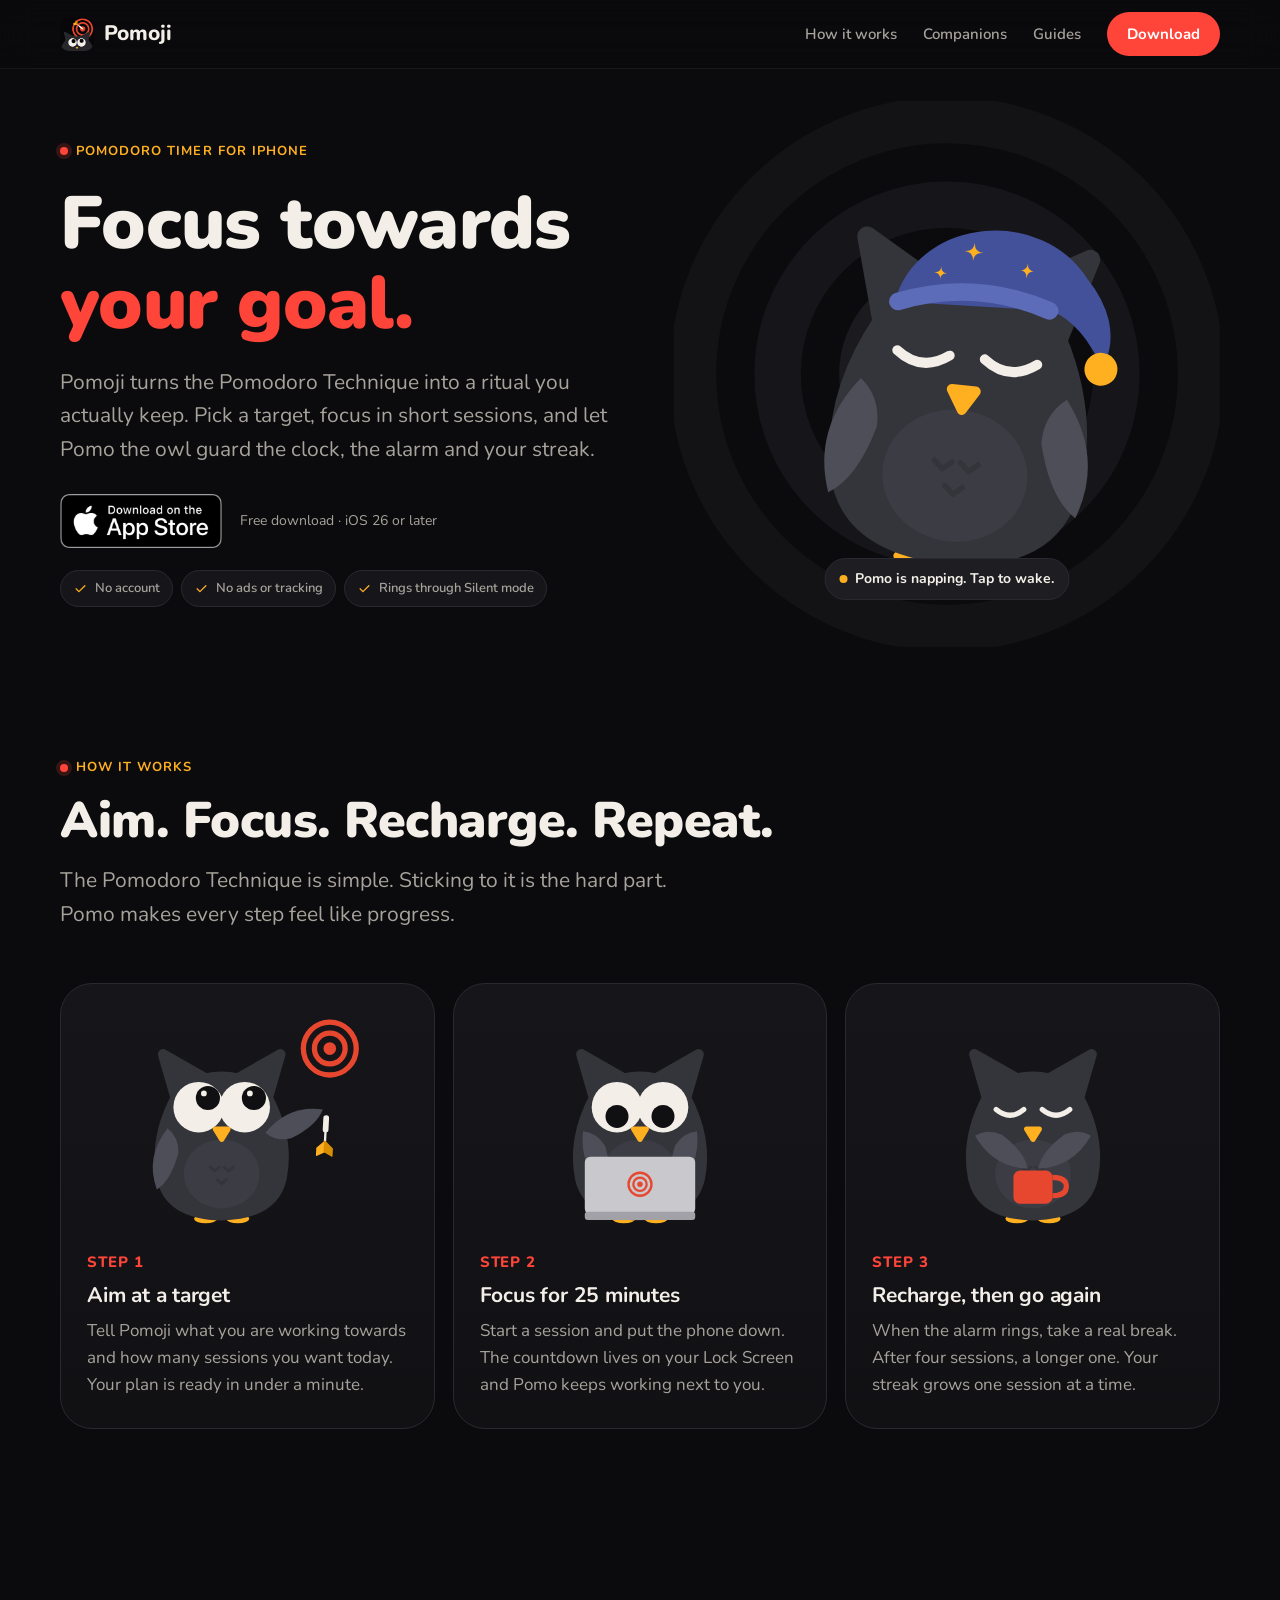
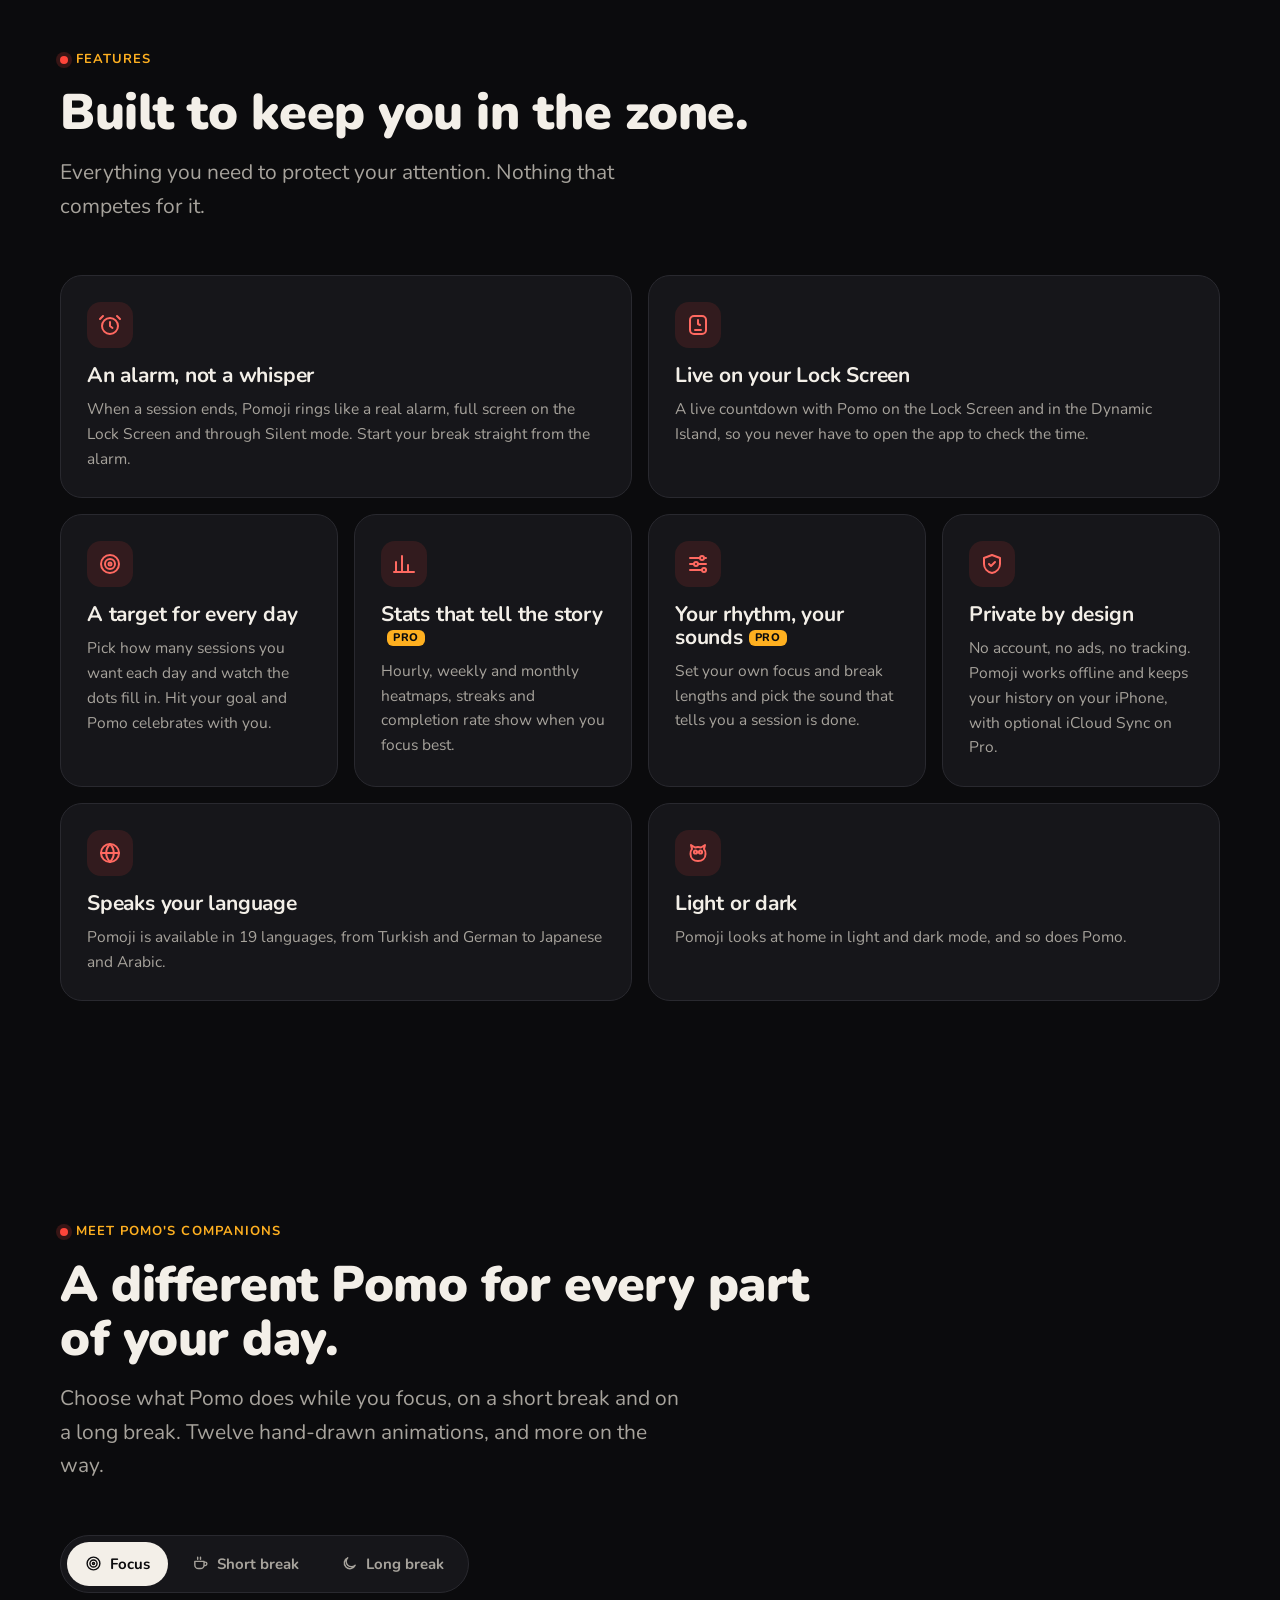
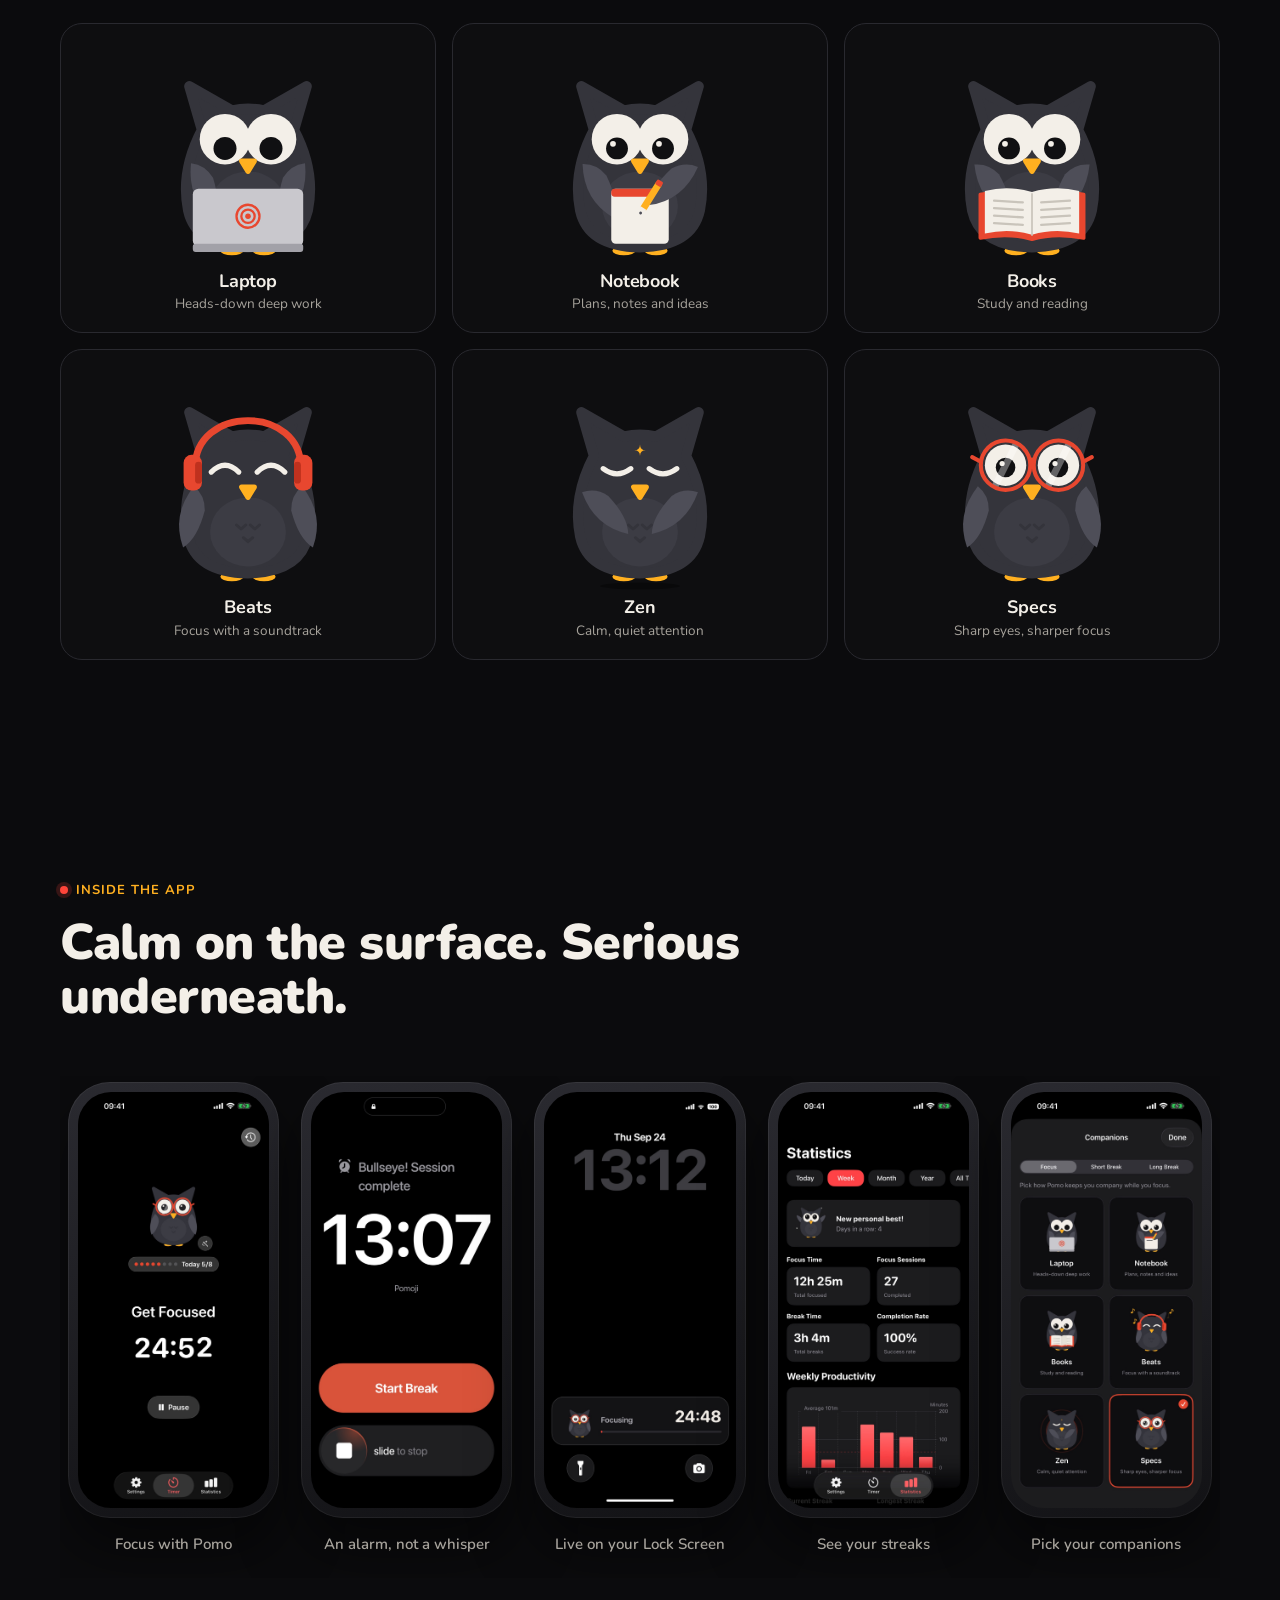
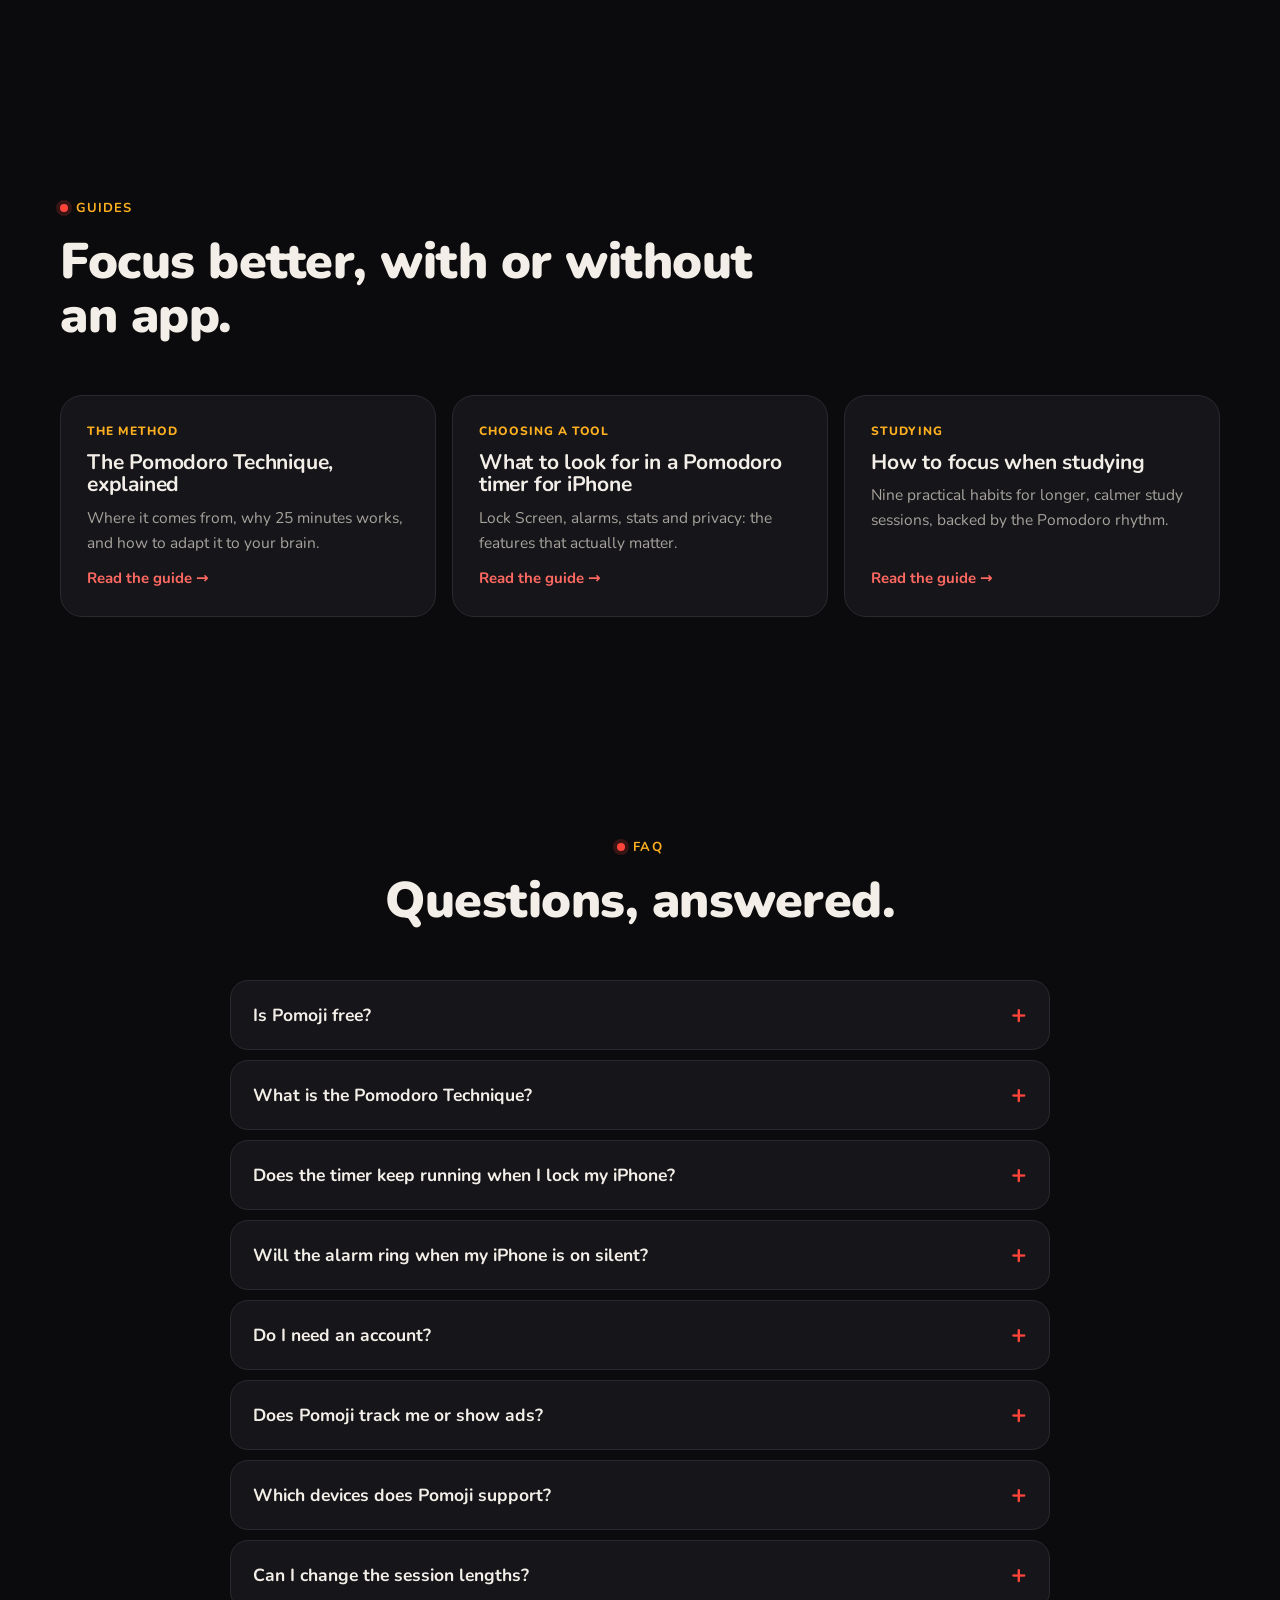
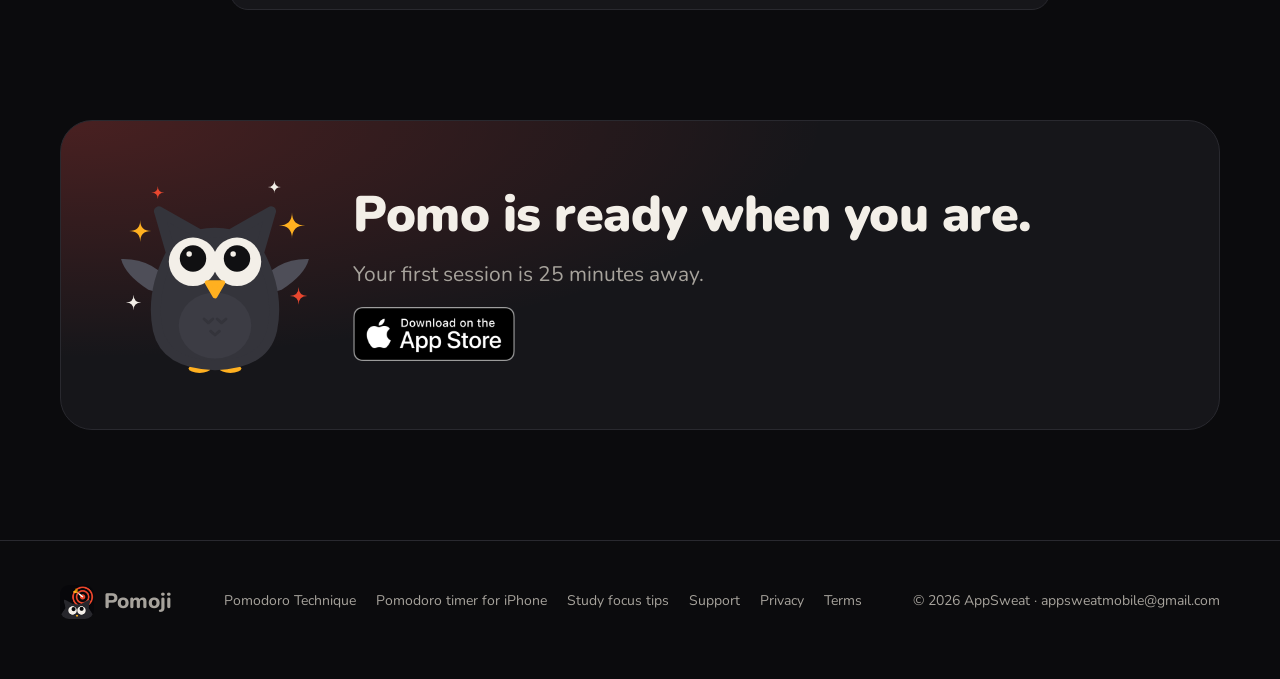
<file: index.html>
<!doctype html>
<html lang="en">
<head>
<meta charset="utf-8">
<meta name="viewport" content="width=device-width, initial-scale=1">
<title>Pomoji — Pomodoro Timer for iPhone with an Owl Coach</title>
<meta name="description" content="Pomoji is a Pomodoro timer for iPhone with Pomo the owl: alarms that ring on silent, a daily goal, streaks and stats. Free, private, no account.">
<link rel="canonical" href="https://armagangok.github.io/pomoji-app/">
<meta name="robots" content="index, follow, max-image-preview:large">
<meta name="theme-color" content="#0b0b0d">
<meta name="apple-itunes-app" content="app-id=6754637383">
<meta property="og:type" content="website">
<meta property="og:site_name" content="Pomoji">
<meta property="og:title" content="Pomoji — Pomodoro Timer for iPhone with an Owl Coach">
<meta property="og:description" content="Pomoji is a Pomodoro timer for iPhone with Pomo the owl: alarms that ring on silent, a daily goal, streaks and stats. Free, private, no account.">
<meta property="og:url" content="https://armagangok.github.io/pomoji-app/">
<meta property="og:image" content="https://armagangok.github.io/pomoji-app/assets/og-image.png">
<meta property="og:image:width" content="1200">
<meta property="og:image:height" content="630">
<meta name="twitter:card" content="summary_large_image">
<meta name="twitter:title" content="Pomoji — Pomodoro Timer for iPhone with an Owl Coach">
<meta name="twitter:description" content="Pomoji is a Pomodoro timer for iPhone with Pomo the owl: alarms that ring on silent, a daily goal, streaks and stats. Free, private, no account.">
<meta name="twitter:image" content="https://armagangok.github.io/pomoji-app/assets/og-image.png">
<link rel="icon" type="image/png" href="assets/favicon-64.png">
<link rel="apple-touch-icon" href="assets/apple-touch-icon.png">
<link rel="preconnect" href="https://fonts.googleapis.com"><link rel="preconnect" href="https://fonts.gstatic.com" crossorigin><link href="https://fonts.googleapis.com/css2?family=Nunito:wght@400;500;600;700;800;900&amp;display=swap" rel="stylesheet">
<link rel="stylesheet" href="site.css">
<link rel="stylesheet" href="poses.css">
<script type="application/ld+json">{
 "@context": "https://schema.org",
 "@graph": [
  {
   "@type": "Organization",
   "@id": "https://armagangok.github.io/pomoji-app/#appsweat",
   "name": "AppSweat",
   "email": "appsweatmobile@gmail.com",
   "url": "https://armagangok.github.io/pomoji-app/"
  },
  {
   "@type": "WebSite",
   "@id": "https://armagangok.github.io/pomoji-app/#site",
   "url": "https://armagangok.github.io/pomoji-app/",
   "name": "Pomoji",
   "publisher": {
    "@id": "https://armagangok.github.io/pomoji-app/#appsweat"
   }
  },
  {
   "@type": "MobileApplication",
   "@id": "https://armagangok.github.io/pomoji-app/#app",
   "name": "Pomoji",
   "alternateName": [
    "Pomodoro Timer - Pomoji",
    "Pomoji: Pomodoro Focus Timer"
   ],
   "description": "Pomoji is a Pomodoro focus timer for iPhone with an owl coach named Pomo, Lock Screen alarms, a daily session goal, streaks and heatmaps. No account, no ads, no tracking.",
   "operatingSystem": "iOS 26 or later",
   "applicationCategory": "ProductivityApplication",
   "url": "https://armagangok.github.io/pomoji-app/",
   "downloadUrl": "https://apps.apple.com/app/id6754637383",
   "installUrl": "https://apps.apple.com/app/id6754637383",
   "image": "https://armagangok.github.io/pomoji-app/assets/icon-512.png",
   "screenshot": "https://armagangok.github.io/pomoji-app/assets/og-image.png",
   "inLanguage": [
    "en",
    "tr",
    "de",
    "fr",
    "es",
    "it",
    "pt-BR",
    "ja",
    "ko",
    "zh-Hans",
    "ru",
    "ar",
    "hi",
    "id",
    "nl",
    "pl",
    "sv",
    "vi"
   ],
   "offers": {
    "@type": "Offer",
    "price": "0",
    "priceCurrency": "USD",
    "category": "free"
   },
   "publisher": {
    "@id": "https://armagangok.github.io/pomoji-app/#appsweat"
   },
   "featureList": [
    "An alarm, not a whisper",
    "Live on your Lock Screen",
    "A target for every day",
    "Stats that tell the story",
    "Your rhythm, your sounds",
    "Private by design",
    "Speaks your language",
    "Light or dark"
   ]
  },
  {
   "@type": "FAQPage",
   "mainEntity": [
    {
     "@type": "Question",
     "name": "Is Pomoji free?",
     "acceptedAnswer": {
      "@type": "Answer",
      "text": "Yes. Pomoji is a free download with the full Pomodoro timer, Lock Screen alarms, the daily goal and the free companions. Pomoji Pro is an optional subscription that adds detailed stats and heatmaps, custom session lengths and sounds, iCloud Sync, and the Pro companions."
     }
    },
    {
     "@type": "Question",
     "name": "What is the Pomodoro Technique?",
     "acceptedAnswer": {
      "@type": "Answer",
      "text": "It is a time-management method where you work in focused sessions, classically 25 minutes, separated by 5-minute breaks, with a longer break after every four sessions. Pomoji runs that rhythm for you and keeps count."
     }
    },
    {
     "@type": "Question",
     "name": "Does the timer keep running when I lock my iPhone?",
     "acceptedAnswer": {
      "@type": "Answer",
      "text": "Yes. Pomoji tracks real time, shows a live countdown on the Lock Screen and in the Dynamic Island, and alerts you when the session ends even if the app is closed."
     }
    },
    {
     "@type": "Question",
     "name": "Will the alarm ring when my iPhone is on silent?",
     "acceptedAnswer": {
      "@type": "Answer",
      "text": "If you allow alarms, Pomoji uses Apple's AlarmKit so the end of a session rings like a real alarm, full screen on the Lock Screen, even in Silent mode or a Focus. From the alarm you can start your break or your next focus session in one tap."
     }
    },
    {
     "@type": "Question",
     "name": "Do I need an account?",
     "acceptedAnswer": {
      "@type": "Answer",
      "text": "No. There is no sign-up and no login. Your sessions, streaks and settings stay on your iPhone. With Pomoji Pro you can turn on iCloud Sync to keep them in your own iCloud account across your devices."
     }
    },
    {
     "@type": "Question",
     "name": "Does Pomoji track me or show ads?",
     "acceptedAnswer": {
      "@type": "Answer",
      "text": "No. Pomoji has no ads and no third-party analytics or tracking SDKs. Read the Privacy Policy for the details."
     }
    },
    {
     "@type": "Question",
     "name": "Which devices does Pomoji support?",
     "acceptedAnswer": {
      "@type": "Answer",
      "text": "Pomoji is made for iPhone and needs iOS 26 or later."
     }
    },
    {
     "@type": "Question",
     "name": "Can I change the session lengths?",
     "acceptedAnswer": {
      "@type": "Answer",
      "text": "Yes. The classic 25/5/15 rhythm is the default, and Pomoji Pro lets you set your own focus, short break and long break lengths."
     }
    }
   ]
  }
 ]
}</script>
</head>
<body>
<a class="sr-only" href="#main">Skip to content</a>
<header class="topbar"><div class="wrap">
<a class="brand" href="./"><img src="assets/favicon-64.png" alt="" width="34" height="34">Pomoji</a>
<nav class="nav" aria-label="Main">
<a class="hide-sm" href="./#how">How it works</a>
<a class="hide-sm" href="./#companions">Companions</a>
<a class="hide-sm" href="./#guides">Guides</a>
<a class="btn btn-red" href="https://apps.apple.com/app/id6754637383">Download</a>
</nav>
</div></header>

<main id="main">
<section class="hero"><div class="wrap">
<div class="hero-copy">
<p class="eyebrow">Pomodoro timer for iPhone</p>
<h1>Focus towards <span class="accent">your goal.</span></h1>
<p class="lead">Pomoji turns the Pomodoro Technique into a ritual you actually keep. Pick a target, focus in short sessions, and let Pomo the owl guard the clock, the alarm and your streak.</p>
<div class="store-row"><a class="store-badge" href="https://apps.apple.com/app/id6754637383" aria-label="Download Pomoji on the App Store"><img src="assets/badge-app-store.png" alt="Download on the App Store" width="162" height="54"></a><span class="store-meta">Free download · iOS 26 or later</span></div>
<div class="chips">
<span class="chip"><svg viewBox="0 0 24 24" aria-hidden="true" fill="none" stroke="currentColor" stroke-width="2" stroke-linecap="round" stroke-linejoin="round"><path d="M5 12.5l4.5 4.5L19 7.5"/></svg>No account</span>
<span class="chip"><svg viewBox="0 0 24 24" aria-hidden="true" fill="none" stroke="currentColor" stroke-width="2" stroke-linecap="round" stroke-linejoin="round"><path d="M5 12.5l4.5 4.5L19 7.5"/></svg>No ads or tracking</span>
<span class="chip"><svg viewBox="0 0 24 24" aria-hidden="true" fill="none" stroke="currentColor" stroke-width="2" stroke-linecap="round" stroke-linejoin="round"><path d="M5 12.5l4.5 4.5L19 7.5"/></svg>Rings through Silent mode</span>
</div>
</div>
<div class="stage">
<svg class="stage-rings" viewBox="0 0 400 400" aria-hidden="true"><circle cx="200" cy="200" r="186" stroke="#131316"></circle><circle cx="200" cy="200" r="124" stroke="#16161a"></circle><circle cx="200" cy="200" r="62" stroke="#1a1a1f"></circle></svg>
<button class="pomo-button" type="button" aria-label="Wake Pomo up"><svg id="pomo" viewBox="0 0 400 400" aria-hidden="true">
<g class="h-zzz"><path class="pm-z" d="M78 150 h14 l-14 14 h14" style="fill:none;stroke:#F3EFE8;stroke-width:3.1;stroke-linecap:round;stroke-linejoin:round;animation-delay:0s"></path><path class="pm-z" d="M56 108 h20 l-20 20 h20" style="fill:none;stroke:#F3EFE8;stroke-width:4.4;stroke-linecap:round;stroke-linejoin:round;animation-delay:0.9s"></path><path class="pm-z" d="M32 58 h27 l-27 27 h27" style="fill:none;stroke:#F3EFE8;stroke-width:5.9;stroke-linecap:round;stroke-linejoin:round;animation-delay:1.8s"></path></g>
<g class="h-sparks"><path class="pm-spark" d="M58 100 Q58 120 78 120 Q58 120 58 140 Q58 120 38 120 Q58 120 58 100 Z" style="fill:#FFB020;animation-delay:0s"></path><path class="pm-spark" d="M345 86 Q345 110 369 110 Q345 110 345 134 Q345 110 321 110 Q345 110 345 86 Z" style="fill:#FFB020;animation-delay:0.4s"></path><path class="pm-spark" d="M48 236 Q48 250 62 250 Q48 250 48 264 Q48 250 34 250 Q48 250 48 236 Z" style="fill:#F3EFE8;animation-delay:0.8s"></path><path class="pm-spark" d="M355 222 Q355 238 371 238 Q355 238 355 254 Q355 238 339 238 Q355 238 355 222 Z" style="fill:#E8472F;animation-delay:0.2s"></path><path class="pm-spark" d="M96 34 Q96 46 108 46 Q96 46 96 58 Q96 46 84 46 Q96 46 96 34 Z" style="fill:#E8472F;animation-delay:0.6s"></path><path class="pm-spark" d="M310 24 Q310 36 322 36 Q310 36 310 48 Q310 36 298 36 Q310 36 310 24 Z" style="fill:#F3EFE8;animation-delay:1s"></path></g>
<g class="h-hop"><g class="h-breathe"><g class="h-sway">
<ellipse cx="172" cy="370" rx="20" ry="8" style="fill:#FFB020"></ellipse><ellipse cx="228" cy="370" rx="20" ry="8" style="fill:#FFB020"></ellipse><path d="M120 160 L98 84 L172 126 Q200 120 228 126 L302 84 L280 160 Q318 232 304 300 Q290 362 200 364 Q110 362 96 300 Q82 232 120 160 Z" style="fill:#34343B;stroke:#34343B;stroke-width:18;stroke-linejoin:round"></path><ellipse cx="200" cy="292" rx="66" ry="60" style="fill:#3C3C44"></ellipse><path d="M180 280 l8 7 l8 -7 M204 280 l8 7 l8 -7 M192 302 l8 7 l8 -7" style="fill:none;stroke:#34343B;stroke-width:5;stroke-linecap:round;stroke-linejoin:round"></path>
<g class="h-eyes-closed"><path d="M136 184 Q160 202 184 184" style="fill:none;stroke:#F3EFE8;stroke-width:9;stroke-linecap:round"></path><path d="M216 184 Q240 202 264 184" style="fill:none;stroke:#F3EFE8;stroke-width:9;stroke-linecap:round"></path></g>
<g class="h-eyes-open"><circle cx="160" cy="176" r="44" style="fill:#F3EFE8"></circle><circle cx="240" cy="176" r="44" style="fill:#F3EFE8"></circle><g class="h-pupils"><circle cx="160" cy="178" r="21" style="fill:#101012"></circle><circle cx="153" cy="170" r="5" style="fill:#F3EFE8"></circle><circle cx="240" cy="178" r="21" style="fill:#101012"></circle><circle cx="233" cy="170" r="5" style="fill:#F3EFE8"></circle></g></g>
<path class="h-yawn" d="M189 214 H211 L200 232 Z" style="fill:#FFB020;stroke:#FFB020;stroke-width:9;stroke-linejoin:round"></path>
<g class="h-wing-l"><path d="M104 214 Q 74 270 104 322 Q 126 302 130 252 Q 126 226 104 214 Z" transform="rotate(10 112 224)" style="fill:#4E4E58"></path></g><g class="h-wing-r"><path d="M296 214 Q 326 270 296 322 Q 274 302 270 252 Q 274 226 296 214 Z" transform="rotate(-10 288 224)" style="fill:#4E4E58"></path></g>
<g class="h-cap">
<path d="M134 136 C150 66 252 46 298 104 C320 126 328 150 322 172 C306 146 284 130 266 130 Z" style="fill:#43519A;stroke:#43519A;stroke-width:8;stroke-linejoin:round"></path>
<path d="M132 140 Q200 112 270 134" style="fill:none;stroke:#5D6CB8;stroke-width:16;stroke-linecap:round"></path><path d="M196 79 Q196 88 205 88 Q196 88 196 97 Q196 88 187 88 Q196 88 196 79 Z" style="fill:#FFB020"></path><path d="M246 93 Q246 100 253 100 Q246 100 246 107 Q246 100 239 100 Q246 100 246 93 Z" style="fill:#FFB020"></path><path d="M168 104 Q168 110 174 110 Q168 110 168 116 Q168 110 162 110 Q168 110 168 104 Z" style="fill:#FFB020"></path>
<circle class="pm-pompom" cx="322" cy="182" r="15" style="fill:#FFB020"></circle>
</g>
</g></g></g>
</svg></button>
<p class="bubble" aria-live="polite"></p>
<span class="pomo-hint" aria-hidden="true"><span class="dot"></span>Pomo is napping. Tap to wake.</span>
</div>
</div></section>
<section class="section" id="how"><div class="wrap">
<div class="section-head">
<p class="eyebrow">How it works</p>
<h2>Aim. Focus. Recharge. Repeat.</h2>
<p class="lead">The Pomodoro Technique is simple. Sticking to it is the hard part. Pomo makes every step feel like progress.</p>
</div>
<div class="steps">
<article class="step"><svg class="pose" viewBox="0 0 400 400" role="img" aria-label="Pomo throwing a dart at a target"><g class="pm-hit"><circle cx="344" cy="74" r="46" style="fill:none;stroke:#E8472F;stroke-width:9.2"></circle><circle cx="344" cy="74" r="26.7" style="fill:none;stroke:#E8472F;stroke-width:9.2"></circle><circle cx="344" cy="74" r="11.0" style="fill:#E8472F"></circle></g><g transform="translate(-44 0)"><g class="pm-bob"><ellipse cx="172" cy="370" rx="20" ry="8" style="fill:#FFB020"></ellipse><ellipse cx="228" cy="370" rx="20" ry="8" style="fill:#FFB020"></ellipse><path d="M120 160 L98 84 L172 126 Q200 120 228 126 L302 84 L280 160 Q318 232 304 300 Q290 362 200 364 Q110 362 96 300 Q82 232 120 160 Z" style="fill:#34343B;stroke:#34343B;stroke-width:18;stroke-linejoin:round"></path><ellipse cx="200" cy="292" rx="66" ry="60" style="fill:#3C3C44"></ellipse><path d="M180 280 l8 7 l8 -7 M204 280 l8 7 l8 -7 M192 302 l8 7 l8 -7" style="fill:none;stroke:#34343B;stroke-width:5;stroke-linecap:round;stroke-linejoin:round"></path><g class="pm-blink"><circle cx="160" cy="176" r="44" style="fill:#F3EFE8"></circle><circle cx="240" cy="176" r="44" style="fill:#F3EFE8"></circle><circle cx="176" cy="160" r="21" style="fill:#101012"></circle><circle cx="256" cy="160" r="21" style="fill:#101012"></circle><circle cx="169" cy="152" r="5" style="fill:#F3EFE8"></circle><circle cx="249" cy="152" r="5" style="fill:#F3EFE8"></circle></g><path d="M189 214 H211 L200 232 Z" style="fill:#FFB020;stroke:#FFB020;stroke-width:9;stroke-linejoin:round"></path><path d="M104 214 Q 74 270 104 322 Q 126 302 130 252 Q 126 226 104 214 Z" transform="rotate(10 112 224)" style="fill:#4E4E58"></path><path d="M296 214 Q 326 270 296 322 Q 274 302 270 252 Q 274 226 296 214 Z" transform="rotate(-112 288 224)" style="fill:#4E4E58"></path></g></g><g transform="translate(338 190) rotate(-87.0)"><g class="pm-fly" style="--d:116.2px"><rect x="-30" y="-5" width="30" height="10" rx="5" style="fill:#F3EFE8"></rect><rect x="-54" y="-2" width="26" height="4" rx="2" style="fill:#F3EFE8"></rect><path d="M-46 0 L-58 -13 L-70 -13 L-63 0 Z" style="fill:#FFB020;stroke:#FFB020;stroke-width:3;stroke-linejoin:round"></path><path d="M-46 0 L-58 13 L-70 13 L-63 0 Z" style="fill:#D98E00;stroke:#D98E00;stroke-width:3;stroke-linejoin:round"></path></g></g></svg><span class="num">Step 1</span><h3>Aim at a target</h3><p>Tell Pomoji what you are working towards and how many sessions you want today. Your plan is ready in under a minute.</p></article>
<article class="step"><svg class="pose" viewBox="0 0 400 400" role="img" aria-label="Pomo typing on a laptop"><g class="pm-bob"><ellipse cx="172" cy="370" rx="20" ry="8" style="fill:#FFB020"></ellipse><ellipse cx="228" cy="370" rx="20" ry="8" style="fill:#FFB020"></ellipse><path d="M120 160 L98 84 L172 126 Q200 120 228 126 L302 84 L280 160 Q318 232 304 300 Q290 362 200 364 Q110 362 96 300 Q82 232 120 160 Z" style="fill:#34343B;stroke:#34343B;stroke-width:18;stroke-linejoin:round"></path><ellipse cx="200" cy="292" rx="66" ry="60" style="fill:#3C3C44"></ellipse><path d="M180 280 l8 7 l8 -7 M204 280 l8 7 l8 -7 M192 302 l8 7 l8 -7" style="fill:none;stroke:#34343B;stroke-width:5;stroke-linecap:round;stroke-linejoin:round"></path><g class="pm-blink"><circle cx="160" cy="176" r="44" style="fill:#F3EFE8"></circle><circle cx="240" cy="176" r="44" style="fill:#F3EFE8"></circle><circle cx="160" cy="192" r="20" style="fill:#101012"></circle><circle cx="240" cy="192" r="20" style="fill:#101012"></circle></g><path d="M189 214 H211 L200 232 Z" style="fill:#FFB020;stroke:#FFB020;stroke-width:9;stroke-linejoin:round"></path><g class="pm-type-a"><path d="M104 214 Q 74 270 104 322 Q 126 302 130 252 Q 126 226 104 214 Z" transform="rotate(-22 112 224)" style="fill:#4E4E58"></path></g><g class="pm-type-b"><path d="M296 214 Q 326 270 296 322 Q 274 302 270 252 Q 274 226 296 214 Z" transform="rotate(22 288 224)" style="fill:#4E4E58"></path></g></g><rect x="104" y="262" width="192" height="100" rx="10" style="fill:#C9C8CD"></rect><rect x="104" y="358" width="192" height="14" rx="5" style="fill:#A2A1A8"></rect><g class="pm-rings"><circle cx="200" cy="310" r="20" style="fill:none;stroke:#E8472F;stroke-width:4.0"></circle><circle cx="200" cy="310" r="11.6" style="fill:none;stroke:#E8472F;stroke-width:4.0"></circle><circle cx="200" cy="310" r="4.8" style="fill:#E8472F"></circle></g></svg><span class="num">Step 2</span><h3>Focus for 25 minutes</h3><p>Start a session and put the phone down. The countdown lives on your Lock Screen and Pomo keeps working next to you.</p></article>
<article class="step"><svg class="pose" viewBox="0 0 400 400" role="img" aria-label="Pomo sipping from a warm mug"><g class="pm-breathe"><ellipse cx="172" cy="370" rx="20" ry="8" style="fill:#FFB020"></ellipse><ellipse cx="228" cy="370" rx="20" ry="8" style="fill:#FFB020"></ellipse><path d="M120 160 L98 84 L172 126 Q200 120 228 126 L302 84 L280 160 Q318 232 304 300 Q290 362 200 364 Q110 362 96 300 Q82 232 120 160 Z" style="fill:#34343B;stroke:#34343B;stroke-width:18;stroke-linejoin:round"></path><ellipse cx="200" cy="292" rx="66" ry="60" style="fill:#3C3C44"></ellipse><path d="M180 280 l8 7 l8 -7 M204 280 l8 7 l8 -7 M192 302 l8 7 l8 -7" style="fill:none;stroke:#34343B;stroke-width:5;stroke-linecap:round;stroke-linejoin:round"></path><path d="M136 180 Q160 200 184 180" style="fill:none;stroke:#F3EFE8;stroke-width:9;stroke-linecap:round"></path><path d="M216 180 Q240 200 264 180" style="fill:none;stroke:#F3EFE8;stroke-width:9;stroke-linecap:round"></path><path d="M189 214 H211 L200 232 Z" style="fill:#FFB020;stroke:#FFB020;stroke-width:9;stroke-linejoin:round"></path><path d="M150 190 Q140 200 150 206" style="fill:none;stroke:none"></path><rect x="166" y="286" width="68" height="58" rx="12" style="fill:#E8472F"></rect><path d="M234 298 q24 0 24 16 q0 16 -24 16" style="fill:none;stroke:#E8472F;stroke-width:9"></path><path d="M104 214 Q 74 270 104 322 Q 126 302 130 252 Q 126 226 104 214 Z" transform="rotate(-58 112 224)" style="fill:#4E4E58"></path><path d="M296 214 Q 326 270 296 322 Q 274 302 270 252 Q 274 226 296 214 Z" transform="rotate(58 288 224)" style="fill:#4E4E58"></path></g><path class="pm-steam" d="M190 280 q-6 -9 0 -18 q6 -9 0 -18" style="fill:none;stroke:#F3EFE8;stroke-width:5;stroke-linecap:round;animation-delay:0s"></path><path class="pm-steam" d="M212 280 q-6 -9 0 -18 q6 -9 0 -18" style="fill:none;stroke:#F3EFE8;stroke-width:5;stroke-linecap:round;animation-delay:1.2s"></path></svg><span class="num">Step 3</span><h3>Recharge, then go again</h3><p>When the alarm rings, take a real break. After four sessions, a longer one. Your streak grows one session at a time.</p></article>
</div>
</div></section>
<section class="section" id="features"><div class="wrap">
<div class="section-head">
<p class="eyebrow">Features</p>
<h2>Built to keep you in the zone.</h2>
<p class="lead">Everything you need to protect your attention. Nothing that competes for it.</p>
</div>
<div class="features"><article class="feature wide"><span class="icon"><svg viewBox="0 0 24 24" aria-hidden="true" fill="none" stroke="currentColor" stroke-width="2" stroke-linecap="round" stroke-linejoin="round"><circle cx="12" cy="13" r="8"/><path d="M12 9v4l2.5 2M5 3 2 6M19 3l3 3"/></svg></span><h3>An alarm, not a whisper</h3><p>When a session ends, Pomoji rings like a real alarm, full screen on the Lock Screen and through Silent mode. Start your break straight from the alarm.</p></article><article class="feature wide"><span class="icon"><svg viewBox="0 0 24 24" aria-hidden="true" fill="none" stroke="currentColor" stroke-width="2" stroke-linecap="round" stroke-linejoin="round"><rect x="4" y="3" width="16" height="18" rx="4"/><path d="M9 17h6M12 7v4l2 1"/></svg></span><h3>Live on your Lock Screen</h3><p>A live countdown with Pomo on the Lock Screen and in the Dynamic Island, so you never have to open the app to check the time.</p></article><article class="feature"><span class="icon"><svg viewBox="0 0 24 24" aria-hidden="true" fill="none" stroke="currentColor" stroke-width="2" stroke-linecap="round" stroke-linejoin="round"><circle cx="12" cy="12" r="9"/><circle cx="12" cy="12" r="5"/><circle cx="12" cy="12" r="1.5"/></svg></span><h3>A target for every day</h3><p>Pick how many sessions you want each day and watch the dots fill in. Hit your goal and Pomo celebrates with you.</p></article><article class="feature"><span class="icon"><svg viewBox="0 0 24 24" aria-hidden="true" fill="none" stroke="currentColor" stroke-width="2" stroke-linecap="round" stroke-linejoin="round"><path d="M4 20V10M10 20V4M16 20v-7M22 20H2"/></svg></span><h3>Stats that tell the story<span class=pro>PRO</span></h3><p>Hourly, weekly and monthly heatmaps, streaks and completion rate show when you focus best.</p></article><article class="feature"><span class="icon"><svg viewBox="0 0 24 24" aria-hidden="true" fill="none" stroke="currentColor" stroke-width="2" stroke-linecap="round" stroke-linejoin="round"><path d="M4 6h10M18 6h2M4 12h4M12 12h8M4 18h12M20 18h0"/><circle cx="16" cy="6" r="2"/><circle cx="10" cy="12" r="2"/><circle cx="18" cy="18" r="2"/></svg></span><h3>Your rhythm, your sounds<span class=pro>PRO</span></h3><p>Set your own focus and break lengths and pick the sound that tells you a session is done.</p></article><article class="feature"><span class="icon"><svg viewBox="0 0 24 24" aria-hidden="true" fill="none" stroke="currentColor" stroke-width="2" stroke-linecap="round" stroke-linejoin="round"><path d="M12 3l8 3v6c0 4.5-3.4 8-8 9-4.6-1-8-4.5-8-9V6z"/><path d="M9 12l2 2 4-4"/></svg></span><h3>Private by design</h3><p>No account, no ads, no tracking. Pomoji works offline and keeps your history on your iPhone, with optional iCloud Sync on Pro.</p></article><article class="feature wide"><span class="icon"><svg viewBox="0 0 24 24" aria-hidden="true" fill="none" stroke="currentColor" stroke-width="2" stroke-linecap="round" stroke-linejoin="round"><circle cx="12" cy="12" r="9"/><path d="M3 12h18M12 3c2.5 2.7 3.8 5.7 3.8 9s-1.3 6.3-3.8 9c-2.5-2.7-3.8-5.7-3.8-9S9.5 5.7 12 3z"/></svg></span><h3>Speaks your language</h3><p>Pomoji is available in 19 languages, from Turkish and German to Japanese and Arabic.</p></article><article class="feature wide"><span class="icon"><svg viewBox="0 0 24 24" aria-hidden="true" fill="none" stroke="currentColor" stroke-width="2" stroke-linecap="round" stroke-linejoin="round"><path d="M6 8 5 4l4 2.5a8 8 0 0 1 6 0L19 4l-1 4a7 7 0 0 1 1.5 5c0 4.4-3.4 7-7.5 7s-7.5-2.6-7.5-7A7 7 0 0 1 6 8z"/><circle cx="9.5" cy="11" r="1.6"/><circle cx="14.5" cy="11" r="1.6"/></svg></span><h3>Light or dark</h3><p>Pomoji looks at home in light and dark mode, and so does Pomo.</p></article></div>
</div></section>
<section class="section" id="companions"><div class="wrap">
<div class="section-head">
<p class="eyebrow">Meet Pomo's companions</p>
<h2>A different Pomo for every part of your day.</h2>
<p class="lead">Choose what Pomo does while you focus, on a short break and on a long break. Twelve hand-drawn animations, and more on the way.</p>
</div>
<div class="tabs" role="tablist" aria-label="Companion categories"><button class="tab" role="tab" type="button" id="tab-focus" aria-controls="panel-focus" aria-selected="true" tabindex="0"><svg viewBox="0 0 24 24" aria-hidden="true" fill="none" stroke="currentColor" stroke-width="2" stroke-linecap="round" stroke-linejoin="round"><circle cx="12" cy="12" r="9"/><circle cx="12" cy="12" r="5"/><circle cx="12" cy="12" r="1.5"/></svg>Focus</button><button class="tab" role="tab" type="button" id="tab-short" aria-controls="panel-short" aria-selected="false" tabindex="-1"><svg viewBox="0 0 24 24" aria-hidden="true" fill="none" stroke="currentColor" stroke-width="2" stroke-linecap="round" stroke-linejoin="round"><path d="M4 9h13v5a5 5 0 0 1-5 5H9a5 5 0 0 1-5-5zM17 10h1.5a2.5 2.5 0 0 1 0 5H17M8 3v3M12 3v3"/></svg>Short break</button><button class="tab" role="tab" type="button" id="tab-long" aria-controls="panel-long" aria-selected="false" tabindex="-1"><svg viewBox="0 0 24 24" aria-hidden="true" fill="none" stroke="currentColor" stroke-width="2" stroke-linecap="round" stroke-linejoin="round"><path d="M20 14.5A8 8 0 1 1 9.5 4 6.5 6.5 0 0 0 20 14.5z"/></svg>Long break</button></div>
<div class="gallery" role="tabpanel" id="panel-focus" aria-labelledby="tab-focus"><article class="pal"><svg class="pose" viewBox="0 0 400 400" role="img" aria-label="Pomo, Laptop companion"><g class="pm-bob"><ellipse cx="172" cy="370" rx="20" ry="8" style="fill:#FFB020"></ellipse><ellipse cx="228" cy="370" rx="20" ry="8" style="fill:#FFB020"></ellipse><path d="M120 160 L98 84 L172 126 Q200 120 228 126 L302 84 L280 160 Q318 232 304 300 Q290 362 200 364 Q110 362 96 300 Q82 232 120 160 Z" style="fill:#34343B;stroke:#34343B;stroke-width:18;stroke-linejoin:round"></path><ellipse cx="200" cy="292" rx="66" ry="60" style="fill:#3C3C44"></ellipse><path d="M180 280 l8 7 l8 -7 M204 280 l8 7 l8 -7 M192 302 l8 7 l8 -7" style="fill:none;stroke:#34343B;stroke-width:5;stroke-linecap:round;stroke-linejoin:round"></path><g class="pm-blink"><circle cx="160" cy="176" r="44" style="fill:#F3EFE8"></circle><circle cx="240" cy="176" r="44" style="fill:#F3EFE8"></circle><circle cx="160" cy="192" r="20" style="fill:#101012"></circle><circle cx="240" cy="192" r="20" style="fill:#101012"></circle></g><path d="M189 214 H211 L200 232 Z" style="fill:#FFB020;stroke:#FFB020;stroke-width:9;stroke-linejoin:round"></path><g class="pm-type-a"><path d="M104 214 Q 74 270 104 322 Q 126 302 130 252 Q 126 226 104 214 Z" transform="rotate(-22 112 224)" style="fill:#4E4E58"></path></g><g class="pm-type-b"><path d="M296 214 Q 326 270 296 322 Q 274 302 270 252 Q 274 226 296 214 Z" transform="rotate(22 288 224)" style="fill:#4E4E58"></path></g></g><rect x="104" y="262" width="192" height="100" rx="10" style="fill:#C9C8CD"></rect><rect x="104" y="358" width="192" height="14" rx="5" style="fill:#A2A1A8"></rect><g class="pm-rings"><circle cx="200" cy="310" r="20" style="fill:none;stroke:#E8472F;stroke-width:4.0"></circle><circle cx="200" cy="310" r="11.6" style="fill:none;stroke:#E8472F;stroke-width:4.0"></circle><circle cx="200" cy="310" r="4.8" style="fill:#E8472F"></circle></g></svg><h3>Laptop</h3><p>Heads-down deep work</p></article><article class="pal"><svg class="pose" viewBox="0 0 400 400" role="img" aria-label="Pomo, Notebook companion"><g class="pm-bob"><ellipse cx="172" cy="370" rx="20" ry="8" style="fill:#FFB020"></ellipse><ellipse cx="228" cy="370" rx="20" ry="8" style="fill:#FFB020"></ellipse><path d="M120 160 L98 84 L172 126 Q200 120 228 126 L302 84 L280 160 Q318 232 304 300 Q290 362 200 364 Q110 362 96 300 Q82 232 120 160 Z" style="fill:#34343B;stroke:#34343B;stroke-width:18;stroke-linejoin:round"></path><ellipse cx="200" cy="292" rx="66" ry="60" style="fill:#3C3C44"></ellipse><path d="M180 280 l8 7 l8 -7 M204 280 l8 7 l8 -7 M192 302 l8 7 l8 -7" style="fill:none;stroke:#34343B;stroke-width:5;stroke-linecap:round;stroke-linejoin:round"></path><g class="pm-read"><g class="pm-blink"><circle cx="160" cy="176" r="44" style="fill:#F3EFE8"></circle><circle cx="240" cy="176" r="44" style="fill:#F3EFE8"></circle><circle cx="160" cy="192" r="19" style="fill:#101012"></circle><circle cx="240" cy="192" r="19" style="fill:#101012"></circle><circle cx="153" cy="184" r="5" style="fill:#F3EFE8"></circle><circle cx="233" cy="184" r="5" style="fill:#F3EFE8"></circle></g></g><path d="M189 214 H211 L200 232 Z" style="fill:#FFB020;stroke:#FFB020;stroke-width:9;stroke-linejoin:round"></path><path d="M104 214 Q 74 270 104 322 Q 126 302 130 252 Q 126 226 104 214 Z" transform="rotate(-30 112 224)" style="fill:#4E4E58"></path><rect x="150" y="262" width="100" height="96" rx="8" style="fill:#F3EFE8"></rect><rect x="150" y="262" width="100" height="14" rx="6" style="fill:#E8472F"></rect><path class="pm-ink" d="M166 292 L234 292" style="fill:none;stroke:#4D4D57;stroke-width:4;stroke-linecap:round;animation-delay:0.0s"></path><path class="pm-ink" d="M166 308 L234 308" style="fill:none;stroke:#4D4D57;stroke-width:4;stroke-linecap:round;animation-delay:1.6s"></path><path class="pm-ink" d="M166 324 L234 324" style="fill:none;stroke:#4D4D57;stroke-width:4;stroke-linecap:round;animation-delay:3.2s"></path><path class="pm-ink" d="M166 340 L234 340" style="fill:none;stroke:#4D4D57;stroke-width:4;stroke-linecap:round;animation-delay:4.800000000000001s"></path><path d="M296 214 Q 326 270 296 322 Q 274 302 270 252 Q 274 226 296 214 Z" transform="rotate(52 288 224)" style="fill:#4E4E58"></path><g class="pm-pencil"><g transform="translate(200 306) rotate(-58)"><rect x="10" y="-6" width="54" height="12" rx="3" style="fill:#FFB020"></rect><rect x="58" y="-6" width="10" height="12" rx="3" style="fill:#E8472F"></rect><path d="M0 0 L12 -6 L12 6 Z" style="fill:#F3EFE8"></path><circle cx="2" cy="0" r="2.5" style="fill:#4D4D57"></circle></g></g></g></svg><h3>Notebook</h3><p>Plans, notes and ideas</p></article><article class="pal"><svg class="pose" viewBox="0 0 400 400" role="img" aria-label="Pomo, Books companion"><g class="pm-bob"><ellipse cx="172" cy="370" rx="20" ry="8" style="fill:#FFB020"></ellipse><ellipse cx="228" cy="370" rx="20" ry="8" style="fill:#FFB020"></ellipse><path d="M120 160 L98 84 L172 126 Q200 120 228 126 L302 84 L280 160 Q318 232 304 300 Q290 362 200 364 Q110 362 96 300 Q82 232 120 160 Z" style="fill:#34343B;stroke:#34343B;stroke-width:18;stroke-linejoin:round"></path><ellipse cx="200" cy="292" rx="66" ry="60" style="fill:#3C3C44"></ellipse><path d="M180 280 l8 7 l8 -7 M204 280 l8 7 l8 -7 M192 302 l8 7 l8 -7" style="fill:none;stroke:#34343B;stroke-width:5;stroke-linecap:round;stroke-linejoin:round"></path><g class="pm-read"><g class="pm-blink"><circle cx="160" cy="176" r="44" style="fill:#F3EFE8"></circle><circle cx="240" cy="176" r="44" style="fill:#F3EFE8"></circle><circle cx="160" cy="192" r="19" style="fill:#101012"></circle><circle cx="240" cy="192" r="19" style="fill:#101012"></circle><circle cx="153" cy="184" r="5" style="fill:#F3EFE8"></circle><circle cx="233" cy="184" r="5" style="fill:#F3EFE8"></circle></g></g><path d="M189 214 H211 L200 232 Z" style="fill:#FFB020;stroke:#FFB020;stroke-width:9;stroke-linejoin:round"></path><path d="M104 214 Q 74 270 104 322 Q 126 302 130 252 Q 126 226 104 214 Z" transform="rotate(-34 112 224)" style="fill:#4E4E58"></path><path d="M296 214 Q 326 270 296 322 Q 274 302 270 252 Q 274 226 296 214 Z" transform="rotate(34 288 224)" style="fill:#4E4E58"></path><path d="M200 274 Q158 262 110 272 L110 348 Q158 338 200 350 Q242 338 290 348 L290 272 Q242 262 200 274 Z" style="fill:#E8472F;stroke:#E8472F;stroke-width:6;stroke-linejoin:round"></path><path d="M200 268 Q160 256 118 266 L118 340 Q160 330 200 342 Z" style="fill:#F3EFE8"></path><path d="M200 268 Q240 256 282 266 L282 340 Q240 330 200 342 Z" style="fill:#F3EFE8"></path><path d="M184 286 L134 283 M184 299 L134 296 M184 312 L134 309 M184 325 L134 322 M216 286 L266 283 M216 299 L266 296 M216 312 L266 309 M216 325 L266 322 " style="fill:none;stroke:#C9C4BB;stroke-width:4;stroke-linecap:round"></path><path class="pm-flip" d="M200 268 Q240 256 282 266 L282 340 Q240 330 200 342 Z" style="fill:#E6E2DA"></path><path d="M200 270 L200 344" style="stroke:#C9C4BB;stroke-width:3"></path></g></svg><h3>Books</h3><p>Study and reading</p></article><article class="pal"><svg class="pose" viewBox="0 0 400 400" role="img" aria-label="Pomo, Beats companion"><g class="pm-note" style="animation-delay:0s"><g transform="translate(70 150)"><ellipse cx="-1" cy="0" rx="8" ry="6" style="fill:#FFB020"></ellipse><path d="M6 -2 L6 -30 Q20 -26 18 -16" style="fill:none;stroke:#FFB020;stroke-width:4;stroke-linecap:round;stroke-linejoin:round"></path></g></g><g class="pm-note" style="animation-delay:0.7s"><g transform="translate(330 140)"><ellipse cx="-1" cy="0" rx="8" ry="6" style="fill:#FFB020"></ellipse><path d="M6 -2 L6 -30 Q20 -26 18 -16" style="fill:none;stroke:#FFB020;stroke-width:4;stroke-linecap:round;stroke-linejoin:round"></path></g></g><g class="pm-note" style="animation-delay:1.4s"><g transform="translate(52 96)"><ellipse cx="-1" cy="0" rx="8" ry="6" style="fill:#FFB020"></ellipse><path d="M6 -2 L6 -30 Q20 -26 18 -16" style="fill:none;stroke:#FFB020;stroke-width:4;stroke-linecap:round;stroke-linejoin:round"></path></g></g><g class="pm-note" style="animation-delay:2.1s"><g transform="translate(348 84)"><ellipse cx="-1" cy="0" rx="8" ry="6" style="fill:#FFB020"></ellipse><path d="M6 -2 L6 -30 Q20 -26 18 -16" style="fill:none;stroke:#FFB020;stroke-width:4;stroke-linecap:round;stroke-linejoin:round"></path></g></g><g class="pm-nod"><ellipse cx="172" cy="370" rx="20" ry="8" style="fill:#FFB020"></ellipse><ellipse cx="228" cy="370" rx="20" ry="8" style="fill:#FFB020"></ellipse><path d="M120 160 L98 84 L172 126 Q200 120 228 126 L302 84 L280 160 Q318 232 304 300 Q290 362 200 364 Q110 362 96 300 Q82 232 120 160 Z" style="fill:#34343B;stroke:#34343B;stroke-width:18;stroke-linejoin:round"></path><ellipse cx="200" cy="292" rx="66" ry="60" style="fill:#3C3C44"></ellipse><path d="M180 280 l8 7 l8 -7 M204 280 l8 7 l8 -7 M192 302 l8 7 l8 -7" style="fill:none;stroke:#34343B;stroke-width:5;stroke-linecap:round;stroke-linejoin:round"></path><path d="M136 188 Q160 164 184 188" style="fill:none;stroke:#F3EFE8;stroke-width:9;stroke-linecap:round"></path><path d="M216 188 Q240 164 264 188" style="fill:none;stroke:#F3EFE8;stroke-width:9;stroke-linecap:round"></path><path d="M189 214 H211 L200 232 Z" style="fill:#FFB020;stroke:#FFB020;stroke-width:9;stroke-linejoin:round"></path><path d="M104 214 Q 74 270 104 322 Q 126 302 130 252 Q 126 226 104 214 Z" transform="rotate(10 112 224)" style="fill:#4E4E58"></path><path d="M296 214 Q 326 270 296 322 Q 274 302 270 252 Q 274 226 296 214 Z" transform="rotate(-10 288 224)" style="fill:#4E4E58"></path><path d="M108 184 C104 70 296 70 292 184" style="fill:none;stroke:#E8472F;stroke-width:12;stroke-linecap:round"></path><rect x="88" y="158" width="32" height="62" rx="14" style="fill:#E8472F"></rect><rect x="108" y="170" width="12" height="38" rx="6" style="fill:#BF311E"></rect><rect x="280" y="158" width="32" height="62" rx="14" style="fill:#E8472F"></rect><rect x="280" y="170" width="12" height="38" rx="6" style="fill:#BF311E"></rect></g></svg><h3>Beats</h3><p>Focus with a soundtrack</p></article><article class="pal"><svg class="pose" viewBox="0 0 400 400" role="img" aria-label="Pomo, Zen companion"><circle class="pm-ripple" cx="200" cy="236" r="70" style="fill:none;stroke:#E8472F;stroke-width:6;animation-delay:0s"></circle><circle class="pm-ripple" cx="200" cy="236" r="70" style="fill:none;stroke:#E8472F;stroke-width:6;animation-delay:1.5s"></circle><circle class="pm-ripple" cx="200" cy="236" r="70" style="fill:none;stroke:#E8472F;stroke-width:6;animation-delay:3s"></circle><ellipse class="pm-shadow" cx="200" cy="386" rx="70" ry="6" style="fill:#000;opacity:.35"></ellipse><g class="pm-float"><ellipse cx="172" cy="370" rx="20" ry="8" style="fill:#FFB020"></ellipse><ellipse cx="228" cy="370" rx="20" ry="8" style="fill:#FFB020"></ellipse><path d="M120 160 L98 84 L172 126 Q200 120 228 126 L302 84 L280 160 Q318 232 304 300 Q290 362 200 364 Q110 362 96 300 Q82 232 120 160 Z" style="fill:#34343B;stroke:#34343B;stroke-width:18;stroke-linejoin:round"></path><ellipse cx="200" cy="292" rx="66" ry="60" style="fill:#3C3C44"></ellipse><path d="M180 280 l8 7 l8 -7 M204 280 l8 7 l8 -7 M192 302 l8 7 l8 -7" style="fill:none;stroke:#34343B;stroke-width:5;stroke-linecap:round;stroke-linejoin:round"></path><path d="M136 182 Q160 200 184 182" style="fill:none;stroke:#F3EFE8;stroke-width:9;stroke-linecap:round"></path><path d="M216 182 Q240 200 264 182" style="fill:none;stroke:#F3EFE8;stroke-width:9;stroke-linecap:round"></path><path d="M189 214 H211 L200 232 Z" style="fill:#FFB020;stroke:#FFB020;stroke-width:9;stroke-linejoin:round"></path><path d="M104 214 Q 74 270 104 322 Q 126 302 130 252 Q 126 226 104 214 Z" transform="rotate(-48 112 224)" style="fill:#4E4E58"></path><path d="M296 214 Q 326 270 296 322 Q 274 302 270 252 Q 274 226 296 214 Z" transform="rotate(48 288 224)" style="fill:#4E4E58"></path><path class="pm-gem" d="M200 140 Q200 150 210 150 Q200 150 200 160 Q200 150 190 150 Q200 150 200 140 Z" style="fill:#FFB020"></path></g></svg><h3>Zen</h3><p>Calm, quiet attention</p></article><article class="pal"><svg class="pose" viewBox="0 0 400 400" role="img" aria-label="Pomo, Specs companion"><defs><clipPath id="pm-lens-clip"><circle cx="154" cy="176" r="43"></circle><circle cx="246" cy="176" r="43"></circle></clipPath></defs><g class="pm-bob"><ellipse cx="172" cy="370" rx="20" ry="8" style="fill:#FFB020"></ellipse><ellipse cx="228" cy="370" rx="20" ry="8" style="fill:#FFB020"></ellipse><path d="M120 160 L98 84 L172 126 Q200 120 228 126 L302 84 L280 160 Q318 232 304 300 Q290 362 200 364 Q110 362 96 300 Q82 232 120 160 Z" style="fill:#34343B;stroke:#34343B;stroke-width:18;stroke-linejoin:round"></path><ellipse cx="200" cy="292" rx="66" ry="60" style="fill:#3C3C44"></ellipse><path d="M180 280 l8 7 l8 -7 M204 280 l8 7 l8 -7 M192 302 l8 7 l8 -7" style="fill:none;stroke:#34343B;stroke-width:5;stroke-linecap:round;stroke-linejoin:round"></path><g class="pm-blink"><circle cx="154" cy="176" r="36" style="fill:#F3EFE8"></circle><circle cx="154" cy="180" r="17" style="fill:#101012"></circle><circle cx="148" cy="173" r="4.5" style="fill:#F3EFE8"></circle><circle cx="246" cy="176" r="36" style="fill:#F3EFE8"></circle><circle cx="246" cy="180" r="17" style="fill:#101012"></circle><circle cx="240" cy="173" r="4.5" style="fill:#F3EFE8"></circle></g><path d="M189 214 H211 L200 232 Z" style="fill:#FFB020;stroke:#FFB020;stroke-width:9;stroke-linejoin:round"></path><path d="M104 214 Q 74 270 104 322 Q 126 302 130 252 Q 126 226 104 214 Z" transform="rotate(10 112 224)" style="fill:#4E4E58"></path><g class="pm-push"><g clip-path="url(#pm-lens-clip)"><g class="pm-glint"><path d="M134 216 L174 136 M226 216 L266 136" style="fill:none;stroke:#fff;stroke-width:12;opacity:.35"></path></g></g><circle cx="154" cy="176" r="43" style="fill:none;stroke:#E8472F;stroke-width:7"></circle><circle cx="246" cy="176" r="43" style="fill:none;stroke:#E8472F;stroke-width:7"></circle><path d="M197 170 Q200 162 203 170 M111 170 L96 162 M289 170 L304 162" style="fill:none;stroke:#E8472F;stroke-width:7;stroke-linecap:round"></path></g><g class="pm-pushwing"><path d="M296 214 Q 326 270 296 322 Q 274 302 270 252 Q 274 226 296 214 Z" transform="rotate(-10 288 224)" style="fill:#4E4E58"></path></g></g></svg><h3>Specs</h3><p>Sharp eyes, sharper focus</p></article></div><div class="gallery" role="tabpanel" id="panel-short" aria-labelledby="tab-short" hidden><article class="pal"><svg class="pose" viewBox="0 0 400 400" role="img" aria-label="Pomo, Coffee companion"><g class="pm-breathe"><ellipse cx="172" cy="370" rx="20" ry="8" style="fill:#FFB020"></ellipse><ellipse cx="228" cy="370" rx="20" ry="8" style="fill:#FFB020"></ellipse><path d="M120 160 L98 84 L172 126 Q200 120 228 126 L302 84 L280 160 Q318 232 304 300 Q290 362 200 364 Q110 362 96 300 Q82 232 120 160 Z" style="fill:#34343B;stroke:#34343B;stroke-width:18;stroke-linejoin:round"></path><ellipse cx="200" cy="292" rx="66" ry="60" style="fill:#3C3C44"></ellipse><path d="M180 280 l8 7 l8 -7 M204 280 l8 7 l8 -7 M192 302 l8 7 l8 -7" style="fill:none;stroke:#34343B;stroke-width:5;stroke-linecap:round;stroke-linejoin:round"></path><path d="M136 180 Q160 200 184 180" style="fill:none;stroke:#F3EFE8;stroke-width:9;stroke-linecap:round"></path><path d="M216 180 Q240 200 264 180" style="fill:none;stroke:#F3EFE8;stroke-width:9;stroke-linecap:round"></path><path d="M189 214 H211 L200 232 Z" style="fill:#FFB020;stroke:#FFB020;stroke-width:9;stroke-linejoin:round"></path><path d="M150 190 Q140 200 150 206" style="fill:none;stroke:none"></path><rect x="166" y="286" width="68" height="58" rx="12" style="fill:#E8472F"></rect><path d="M234 298 q24 0 24 16 q0 16 -24 16" style="fill:none;stroke:#E8472F;stroke-width:9"></path><path d="M104 214 Q 74 270 104 322 Q 126 302 130 252 Q 126 226 104 214 Z" transform="rotate(-58 112 224)" style="fill:#4E4E58"></path><path d="M296 214 Q 326 270 296 322 Q 274 302 270 252 Q 274 226 296 214 Z" transform="rotate(58 288 224)" style="fill:#4E4E58"></path></g><path class="pm-steam" d="M190 280 q-6 -9 0 -18 q6 -9 0 -18" style="fill:none;stroke:#F3EFE8;stroke-width:5;stroke-linecap:round;animation-delay:0s"></path><path class="pm-steam" d="M212 280 q-6 -9 0 -18 q6 -9 0 -18" style="fill:none;stroke:#F3EFE8;stroke-width:5;stroke-linecap:round;animation-delay:1.2s"></path></svg><h3>Coffee</h3><p>A warm sip and a breath</p></article><article class="pal"><svg class="pose" viewBox="0 0 400 400" role="img" aria-label="Pomo, Stretch companion"><g class="pm-lean"><g class="pm-tall"><g class="pm-reach-l"><path d="M104 214 Q 74 270 104 322 Q 126 302 130 252 Q 126 226 104 214 Z" transform="rotate(134 112 224)" style="fill:#4E4E58"></path></g><g class="pm-reach-r"><path d="M296 214 Q 326 270 296 322 Q 274 302 270 252 Q 274 226 296 214 Z" transform="rotate(-134 288 224)" style="fill:#4E4E58"></path></g><ellipse cx="172" cy="370" rx="20" ry="8" style="fill:#FFB020"></ellipse><ellipse cx="228" cy="370" rx="20" ry="8" style="fill:#FFB020"></ellipse><path d="M120 160 L98 84 L172 126 Q200 120 228 126 L302 84 L280 160 Q318 232 304 300 Q290 362 200 364 Q110 362 96 300 Q82 232 120 160 Z" style="fill:#34343B;stroke:#34343B;stroke-width:18;stroke-linejoin:round"></path><ellipse cx="200" cy="292" rx="66" ry="60" style="fill:#3C3C44"></ellipse><path d="M180 280 l8 7 l8 -7 M204 280 l8 7 l8 -7 M192 302 l8 7 l8 -7" style="fill:none;stroke:#34343B;stroke-width:5;stroke-linecap:round;stroke-linejoin:round"></path><path d="M136 188 Q160 166 184 188" style="fill:none;stroke:#F3EFE8;stroke-width:9;stroke-linecap:round"></path><path d="M216 188 Q240 166 264 188" style="fill:none;stroke:#F3EFE8;stroke-width:9;stroke-linecap:round"></path><path class="pm-yawn" d="M188 214 H212 L200 234 Z" style="fill:#FFB020;stroke:#FFB020;stroke-width:9;stroke-linejoin:round"></path></g></g></svg><h3>Stretch</h3><p>Loosen up those wings</p></article><article class="pal"><svg class="pose" viewBox="0 0 400 400" role="img" aria-label="Pomo, Tomato snack companion"><defs><mask id="pm-snack-mask" maskUnits="userSpaceOnUse" x="0" y="0" width="400" height="400"><rect x="0" y="0" width="400" height="400" style="fill:#fff"></rect><circle class="pm-bite1" cx="236" cy="262" r="14" style="fill:#000"></circle><circle class="pm-bite2" cx="246" cy="292" r="14" style="fill:#000"></circle><circle class="pm-bite3" cx="234" cy="324" r="14" style="fill:#000"></circle></mask></defs><g class="pm-bob"><ellipse cx="172" cy="370" rx="20" ry="8" style="fill:#FFB020"></ellipse><ellipse cx="228" cy="370" rx="20" ry="8" style="fill:#FFB020"></ellipse><path d="M120 160 L98 84 L172 126 Q200 120 228 126 L302 84 L280 160 Q318 232 304 300 Q290 362 200 364 Q110 362 96 300 Q82 232 120 160 Z" style="fill:#34343B;stroke:#34343B;stroke-width:18;stroke-linejoin:round"></path><ellipse cx="200" cy="292" rx="66" ry="60" style="fill:#3C3C44"></ellipse><path d="M180 280 l8 7 l8 -7 M204 280 l8 7 l8 -7 M192 302 l8 7 l8 -7" style="fill:none;stroke:#34343B;stroke-width:5;stroke-linecap:round;stroke-linejoin:round"></path><g class="pm-blink"><circle cx="160" cy="176" r="44" style="fill:#F3EFE8"></circle><circle cx="240" cy="176" r="44" style="fill:#F3EFE8"></circle><circle cx="160" cy="186" r="20" style="fill:#101012"></circle><circle cx="240" cy="186" r="20" style="fill:#101012"></circle><circle cx="153" cy="178" r="5" style="fill:#F3EFE8"></circle><circle cx="233" cy="178" r="5" style="fill:#F3EFE8"></circle></g><path d="M189 214 H211 L200 226 Z" style="fill:#FFB020;stroke:#FFB020;stroke-width:9;stroke-linejoin:round"></path><path class="pm-chew" d="M193 228 H207 L200 236 Z" style="fill:#D98E00;stroke:#D98E00;stroke-width:6;stroke-linejoin:round"></path><g class="pm-lift"><path d="M104 214 Q 74 270 104 322 Q 126 302 130 252 Q 126 226 104 214 Z" transform="rotate(-30 112 224)" style="fill:#4E4E58"></path><path d="M296 214 Q 326 270 296 322 Q 274 302 270 252 Q 274 226 296 214 Z" transform="rotate(30 288 224)" style="fill:#4E4E58"></path><circle cx="200" cy="294" r="46" mask="url(#pm-snack-mask)" style="fill:#E8472F"></circle><ellipse cx="184" cy="273" rx="8" ry="5" style="fill:#fff;opacity:.25"></ellipse><path d="M200 254 Q186 244 178 246 Q188 256 200 256 Q212 256 222 246 Q214 244 200 254 Z" style="fill:#4BAA64"></path></g></g></svg><h3>Tomato snack</h3><p>A juicy pomodoro bite</p></article></div><div class="gallery" role="tabpanel" id="panel-long" aria-labelledby="tab-long" hidden><article class="pal"><svg class="pose" viewBox="0 0 400 400" role="img" aria-label="Pomo, Nap companion"><path class="pm-z" d="M78 150 h14 l-14 14 h14" style="fill:none;stroke:#F3EFE8;stroke-width:3.1;stroke-linecap:round;stroke-linejoin:round;animation-delay:0s"></path><path class="pm-z" d="M56 108 h20 l-20 20 h20" style="fill:none;stroke:#F3EFE8;stroke-width:4.4;stroke-linecap:round;stroke-linejoin:round;animation-delay:0.9s"></path><path class="pm-z" d="M32 58 h27 l-27 27 h27" style="fill:none;stroke:#F3EFE8;stroke-width:5.9;stroke-linecap:round;stroke-linejoin:round;animation-delay:1.8s"></path><g class="pm-breathe"><ellipse cx="172" cy="370" rx="20" ry="8" style="fill:#FFB020"></ellipse><ellipse cx="228" cy="370" rx="20" ry="8" style="fill:#FFB020"></ellipse><g class="pm-sway"><path d="M120 160 L98 84 L172 126 Q200 120 228 126 L302 84 L280 160 Q318 232 304 300 Q290 362 200 364 Q110 362 96 300 Q82 232 120 160 Z" style="fill:#34343B;stroke:#34343B;stroke-width:18;stroke-linejoin:round"></path><ellipse cx="200" cy="292" rx="66" ry="60" style="fill:#3C3C44"></ellipse><path d="M180 280 l8 7 l8 -7 M204 280 l8 7 l8 -7 M192 302 l8 7 l8 -7" style="fill:none;stroke:#34343B;stroke-width:5;stroke-linecap:round;stroke-linejoin:round"></path><path d="M136 184 Q160 202 184 184" style="fill:none;stroke:#F3EFE8;stroke-width:9;stroke-linecap:round"></path><path d="M216 184 Q240 202 264 184" style="fill:none;stroke:#F3EFE8;stroke-width:9;stroke-linecap:round"></path><path d="M189 214 H211 L200 232 Z" style="fill:#FFB020;stroke:#FFB020;stroke-width:9;stroke-linejoin:round"></path><path d="M104 214 Q 74 270 104 322 Q 126 302 130 252 Q 126 226 104 214 Z" transform="rotate(10 112 224)" style="fill:#4E4E58"></path><path d="M296 214 Q 326 270 296 322 Q 274 302 270 252 Q 274 226 296 214 Z" transform="rotate(-10 288 224)" style="fill:#4E4E58"></path><path d="M134 136 C150 66 252 46 298 104 C320 126 328 150 322 172 C306 146 284 130 266 130 Z" style="fill:#43519A;stroke:#43519A;stroke-width:8;stroke-linejoin:round"></path><path d="M132 140 Q200 112 270 134" style="fill:none;stroke:#5D6CB8;stroke-width:16;stroke-linecap:round"></path><path d="M196 79 Q196 88 205 88 Q196 88 196 97 Q196 88 187 88 Q196 88 196 79 Z" style="fill:#FFB020"></path><path d="M246 93 Q246 100 253 100 Q246 100 246 107 Q246 100 239 100 Q246 100 246 93 Z" style="fill:#FFB020"></path><path d="M168 104 Q168 110 174 110 Q168 110 168 116 Q168 110 162 110 Q168 110 168 104 Z" style="fill:#FFB020"></path><circle class="pm-pompom" cx="322" cy="182" r="15" style="fill:#FFB020"></circle></g></g></svg><h3>Nap</h3><p>A cozy power nap</p></article><article class="pal"><svg class="pose" viewBox="0 0 400 400" role="img" aria-label="Pomo, Stargazing companion"><defs><mask id="pm-moon-mask" maskUnits="userSpaceOnUse" x="0" y="0" width="400" height="400"><rect x="0" y="0" width="400" height="400" style="fill:#fff"></rect><circle cx="334" cy="66" r="30" style="fill:#000"></circle></mask></defs><circle cx="318" cy="78" r="34" mask="url(#pm-moon-mask)" style="fill:#FFB020"></circle><path class="pm-twinkle" d="M80 60 Q80 70 90 70 Q80 70 80 80 Q80 70 70 70 Q80 70 80 60 Z" style="fill:#F3EFE8;animation-delay:0s"></path><path class="pm-twinkle" d="M150 33 Q150 40 157 40 Q150 40 150 47 Q150 40 143 40 Q150 40 150 33 Z" style="fill:#F3EFE8;animation-delay:0.5s"></path><path class="pm-twinkle" d="M240 22 Q240 30 248 30 Q240 30 240 38 Q240 30 232 30 Q240 30 240 22 Z" style="fill:#F3EFE8;animation-delay:1.1s"></path><path class="pm-twinkle" d="M360 143 Q360 150 367 150 Q360 150 360 157 Q360 150 353 150 Q360 150 360 143 Z" style="fill:#F3EFE8;animation-delay:0.8s"></path><path class="pm-twinkle" d="M46 144 Q46 150 52 150 Q46 150 46 156 Q46 150 40 150 Q46 150 46 144 Z" style="fill:#F3EFE8;animation-delay:1.4s"></path><path class="pm-shoot" d="M60 20 L20 9" style="fill:none;stroke:#F3EFE8;stroke-width:3;stroke-linecap:round"></path><g transform="rotate(-4 200 370)"><g class="pm-bob"><ellipse cx="172" cy="370" rx="20" ry="8" style="fill:#FFB020"></ellipse><ellipse cx="228" cy="370" rx="20" ry="8" style="fill:#FFB020"></ellipse><path d="M120 160 L98 84 L172 126 Q200 120 228 126 L302 84 L280 160 Q318 232 304 300 Q290 362 200 364 Q110 362 96 300 Q82 232 120 160 Z" style="fill:#34343B;stroke:#34343B;stroke-width:18;stroke-linejoin:round"></path><ellipse cx="200" cy="292" rx="66" ry="60" style="fill:#3C3C44"></ellipse><path d="M180 280 l8 7 l8 -7 M204 280 l8 7 l8 -7 M192 302 l8 7 l8 -7" style="fill:none;stroke:#34343B;stroke-width:5;stroke-linecap:round;stroke-linejoin:round"></path><g class="pm-blink"><circle cx="160" cy="176" r="44" style="fill:#F3EFE8"></circle><circle cx="240" cy="176" r="44" style="fill:#F3EFE8"></circle><circle cx="170" cy="158" r="21" style="fill:#101012"></circle><circle cx="250" cy="158" r="21" style="fill:#101012"></circle><circle cx="163" cy="150" r="5" style="fill:#F3EFE8"></circle><circle cx="243" cy="150" r="5" style="fill:#F3EFE8"></circle></g><path d="M189 214 H211 L200 232 Z" style="fill:#FFB020;stroke:#FFB020;stroke-width:9;stroke-linejoin:round"></path><path d="M104 214 Q 74 270 104 322 Q 126 302 130 252 Q 126 226 104 214 Z" transform="rotate(10 112 224)" style="fill:#4E4E58"></path><path d="M296 214 Q 326 270 296 322 Q 274 302 270 252 Q 274 226 296 214 Z" transform="rotate(-10 288 224)" style="fill:#4E4E58"></path></g></g></svg><h3>Stargazing</h3><p>Look up, let your mind wander</p></article><article class="pal"><svg class="pose" viewBox="0 0 400 400" role="img" aria-label="Pomo, Game time companion"><g class="pm-bob"><ellipse cx="172" cy="370" rx="20" ry="8" style="fill:#FFB020"></ellipse><ellipse cx="228" cy="370" rx="20" ry="8" style="fill:#FFB020"></ellipse><path d="M120 160 L98 84 L172 126 Q200 120 228 126 L302 84 L280 160 Q318 232 304 300 Q290 362 200 364 Q110 362 96 300 Q82 232 120 160 Z" style="fill:#34343B;stroke:#34343B;stroke-width:18;stroke-linejoin:round"></path><ellipse cx="200" cy="292" rx="66" ry="60" style="fill:#3C3C44"></ellipse><path d="M180 280 l8 7 l8 -7 M204 280 l8 7 l8 -7 M192 302 l8 7 l8 -7" style="fill:none;stroke:#34343B;stroke-width:5;stroke-linecap:round;stroke-linejoin:round"></path><g class="pm-blink"><circle cx="160" cy="176" r="44" style="fill:#F3EFE8"></circle><circle cx="240" cy="176" r="44" style="fill:#F3EFE8"></circle><circle cx="160" cy="188" r="18" style="fill:#101012"></circle><circle cx="240" cy="188" r="18" style="fill:#101012"></circle><circle cx="153" cy="180" r="5" style="fill:#F3EFE8"></circle><circle cx="233" cy="180" r="5" style="fill:#F3EFE8"></circle></g><path d="M189 214 H211 L200 232 Z" style="fill:#FFB020;stroke:#FFB020;stroke-width:9;stroke-linejoin:round"></path><g class="pm-jiggle"><path d="M104 214 Q 74 270 104 322 Q 126 302 130 252 Q 126 226 104 214 Z" transform="rotate(-28 112 224)" style="fill:#4E4E58"></path><path d="M296 214 Q 326 270 296 322 Q 274 302 270 252 Q 274 226 296 214 Z" transform="rotate(28 288 224)" style="fill:#4E4E58"></path><path d="M140 282 Q200 270 260 282 Q284 290 276 334 Q264 350 234 322 L166 322 Q136 350 124 334 Q116 290 140 282 Z" style="fill:#D4D3D8;stroke:#D4D3D8;stroke-width:6;stroke-linejoin:round"></path><rect x="150" y="294" width="30" height="10" rx="3" style="fill:#34343B"></rect><rect x="160" y="284" width="10" height="30" rx="3" style="fill:#34343B"></rect><circle class="pm-press" cx="236" cy="288" r="7" style="fill:#E8472F;animation-delay:0.0s"></circle><circle class="pm-press" cx="250" cy="300" r="7" style="fill:#FFB020;animation-delay:0.2s"></circle><circle class="pm-press" cx="236" cy="312" r="7" style="fill:#E8472F;animation-delay:0.4s"></circle><circle class="pm-press" cx="222" cy="300" r="7" style="fill:#FFB020;animation-delay:0.6000000000000001s"></circle></g></g></svg><h3>Game time</h3><p>A quick round, guilt-free</p></article></div>
</div></section>
<section class="section" id="screens"><div class="wrap">
<div class="section-head">
<p class="eyebrow">Inside the app</p>
<h2>Calm on the surface. Serious underneath.</h2>
</div>
<div class="screens"><figure class="screen"><div class="phone"><div class="glass"><img src="assets/screen-1-timer.jpg" alt="Timer running a focus session with Pomo and the daily goal" width="900" height="1955" loading="lazy" decoding="async"></div></div><figcaption>Focus with Pomo</figcaption></figure><figure class="screen"><div class="phone"><div class="glass"><img src="assets/screen-2-alarm.jpg" alt="Full-screen alarm when a focus session ends" width="900" height="1955" loading="lazy" decoding="async"></div></div><figcaption>An alarm, not a whisper</figcaption></figure><figure class="screen"><div class="phone"><div class="glass"><img src="assets/screen-3-lock-screen.jpg" alt="Live countdown on the Lock Screen" width="900" height="1955" loading="lazy" decoding="async"></div></div><figcaption>Live on your Lock Screen</figcaption></figure><figure class="screen"><div class="phone"><div class="glass"><img src="assets/screen-4-stats.jpg" alt="Statistics with focus time, sessions and a weekly chart" width="900" height="1955" loading="lazy" decoding="async"></div></div><figcaption>See your streaks</figcaption></figure><figure class="screen"><div class="phone"><div class="glass"><img src="assets/screen-5-companions.jpg" alt="Companions picker with Pomo animations for focus" width="900" height="1955" loading="lazy" decoding="async"></div></div><figcaption>Pick your companions</figcaption></figure></div>
</div></section>
<section class="section" id="guides"><div class="wrap">
<div class="section-head">
<p class="eyebrow">Guides</p>
<h2>Focus better, with or without an app.</h2>
</div>
<div class="guides">
<a class="guide" href="pomodoro-technique.html"><span class="kicker">The method</span><h3>The Pomodoro Technique, explained</h3><p>Where it comes from, why 25 minutes works, and how to adapt it to your brain.</p><span class="more">Read the guide →</span></a>
<a class="guide" href="pomodoro-timer-app-iphone.html"><span class="kicker">Choosing a tool</span><h3>What to look for in a Pomodoro timer for iPhone</h3><p>Lock Screen, alarms, stats and privacy: the features that actually matter.</p><span class="more">Read the guide →</span></a>
<a class="guide" href="study-focus-tips.html"><span class="kicker">Studying</span><h3>How to focus when studying</h3><p>Nine practical habits for longer, calmer study sessions, backed by the Pomodoro rhythm.</p><span class="more">Read the guide →</span></a>
</div>
</div></section>
<section class="section" id="faq"><div class="wrap">
<div class="section-head center"><p class="eyebrow">FAQ</p><h2>Questions, answered.</h2></div>
<div class="faq"><details><summary>Is Pomoji free?</summary><p>Yes. Pomoji is a free download with the full Pomodoro timer, Lock Screen alarms, the daily goal and the free companions. Pomoji Pro is an optional subscription that adds detailed stats and heatmaps, custom session lengths and sounds, iCloud Sync, and the Pro companions.</p></details><details><summary>What is the Pomodoro Technique?</summary><p>It is a time-management method where you work in focused sessions, classically 25 minutes, separated by 5-minute breaks, with a longer break after every four sessions. Pomoji runs that rhythm for you and keeps count.</p></details><details><summary>Does the timer keep running when I lock my iPhone?</summary><p>Yes. Pomoji tracks real time, shows a live countdown on the Lock Screen and in the Dynamic Island, and alerts you when the session ends even if the app is closed.</p></details><details><summary>Will the alarm ring when my iPhone is on silent?</summary><p>If you allow alarms, Pomoji uses Apple's AlarmKit so the end of a session rings like a real alarm, full screen on the Lock Screen, even in Silent mode or a Focus. From the alarm you can start your break or your next focus session in one tap.</p></details><details><summary>Do I need an account?</summary><p>No. There is no sign-up and no login. Your sessions, streaks and settings stay on your iPhone. With Pomoji Pro you can turn on iCloud Sync to keep them in your own iCloud account across your devices.</p></details><details><summary>Does Pomoji track me or show ads?</summary><p>No. Pomoji has no ads and no third-party analytics or tracking SDKs. Read the Privacy Policy for the details.</p></details><details><summary>Which devices does Pomoji support?</summary><p>Pomoji is made for iPhone and needs iOS 26 or later.</p></details><details><summary>Can I change the session lengths?</summary><p>Yes. The classic 25/5/15 rhythm is the default, and Pomoji Pro lets you set your own focus, short break and long break lengths.</p></details></div>
</div></section>
<section><div class="wrap"><div class="cta">
<svg class="pose" viewBox="0 0 400 400" role="img" aria-label="Pomo jumping with excitement"><path class="pm-spark" d="M64 100 Q64 120 84 120 Q64 120 64 140 Q64 120 44 120 Q64 120 64 100 Z" style="fill:#FFB020;animation-delay:0s"></path><path class="pm-spark" d="M340 86 Q340 110 364 110 Q340 110 340 134 Q340 110 316 110 Q340 110 340 86 Z" style="fill:#FFB020;animation-delay:0.4s"></path><path class="pm-spark" d="M52 236 Q52 250 66 250 Q52 250 52 264 Q52 250 38 250 Q52 250 52 236 Z" style="fill:#F3EFE8;animation-delay:0.8s"></path><path class="pm-spark" d="M352 222 Q352 238 368 238 Q352 238 352 254 Q352 238 336 238 Q352 238 352 222 Z" style="fill:#E8472F;animation-delay:0.2s"></path><path class="pm-spark" d="M96 38 Q96 50 108 50 Q96 50 96 62 Q96 50 84 50 Q96 50 96 38 Z" style="fill:#E8472F;animation-delay:0.6s"></path><path class="pm-spark" d="M308 28 Q308 40 320 40 Q308 40 308 52 Q308 40 296 40 Q308 40 308 28 Z" style="fill:#F3EFE8;animation-delay:1s"></path><g class="pm-jump"><g class="pm-flap-l"><path d="M104 214 Q 74 270 104 322 Q 126 302 130 252 Q 126 226 104 214 Z" transform="rotate(118 112 224)" style="fill:#4E4E58"></path></g><g class="pm-flap-r"><path d="M296 214 Q 326 270 296 322 Q 274 302 270 252 Q 274 226 296 214 Z" transform="rotate(-118 288 224)" style="fill:#4E4E58"></path></g><ellipse cx="172" cy="370" rx="20" ry="8" style="fill:#FFB020"></ellipse><ellipse cx="228" cy="370" rx="20" ry="8" style="fill:#FFB020"></ellipse><path d="M120 160 L98 84 L172 126 Q200 120 228 126 L302 84 L280 160 Q318 232 304 300 Q290 362 200 364 Q110 362 96 300 Q82 232 120 160 Z" style="fill:#34343B;stroke:#34343B;stroke-width:18;stroke-linejoin:round"></path><ellipse cx="200" cy="292" rx="66" ry="60" style="fill:#3C3C44"></ellipse><path d="M180 280 l8 7 l8 -7 M204 280 l8 7 l8 -7 M192 302 l8 7 l8 -7" style="fill:none;stroke:#34343B;stroke-width:5;stroke-linecap:round;stroke-linejoin:round"></path><g class="pm-blink"><circle cx="160" cy="176" r="44" style="fill:#F3EFE8"></circle><circle cx="240" cy="176" r="44" style="fill:#F3EFE8"></circle><circle cx="160" cy="170" r="24" style="fill:#101012"></circle><circle cx="240" cy="170" r="24" style="fill:#101012"></circle><circle cx="153" cy="162" r="5" style="fill:#F3EFE8"></circle><circle cx="233" cy="162" r="5" style="fill:#F3EFE8"></circle></g><path d="M186 214 H214 L200 238 Z" style="fill:#FFB020;stroke:#FFB020;stroke-width:9;stroke-linejoin:round"></path></g></svg>
<div class="cta-copy"><h2>Pomo is ready when you are.</h2><p class="lead">Your first session is 25 minutes away.</p><a class="store-badge" href="https://apps.apple.com/app/id6754637383" aria-label="Download Pomoji on the App Store"><img src="assets/badge-app-store.png" alt="Download on the App Store" width="162" height="54"></a></div>
</div></div></section>
</main>
<footer class="footer"><div class="wrap">
<a class="brand" href="./"><img src="assets/favicon-64.png" alt="" width="34" height="34">Pomoji</a>
<nav aria-label="Footer">
<a href="pomodoro-technique.html">Pomodoro Technique</a>
<a href="pomodoro-timer-app-iphone.html">Pomodoro timer for iPhone</a>
<a href="study-focus-tips.html">Study focus tips</a>
<a href="support.html">Support</a>
<a href="privacy.html">Privacy</a>
<a href="terms.html">Terms</a>
</nav>
<p>© 2026 AppSweat · <a href="mailto:appsweatmobile@gmail.com">appsweatmobile@gmail.com</a></p>
</div></footer>

<script src="site.js" defer></script>
</body></html>
</file>
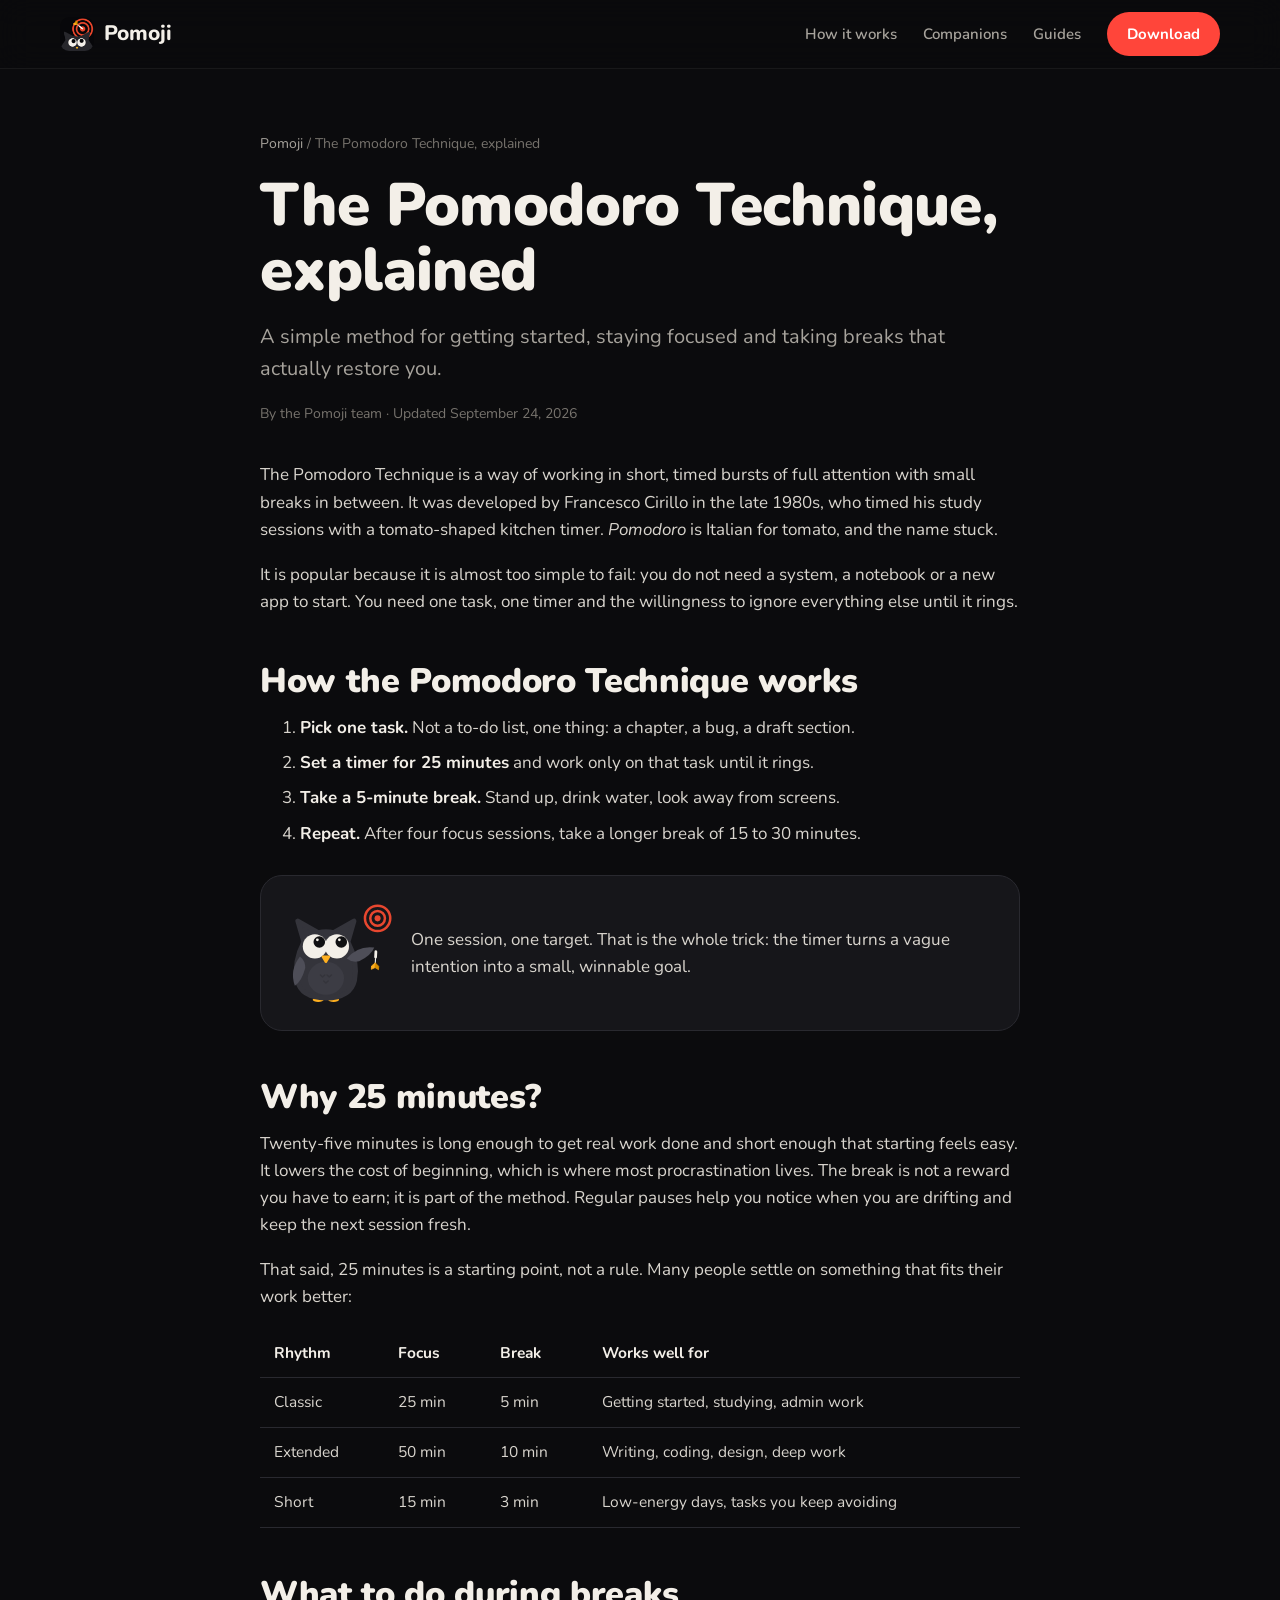
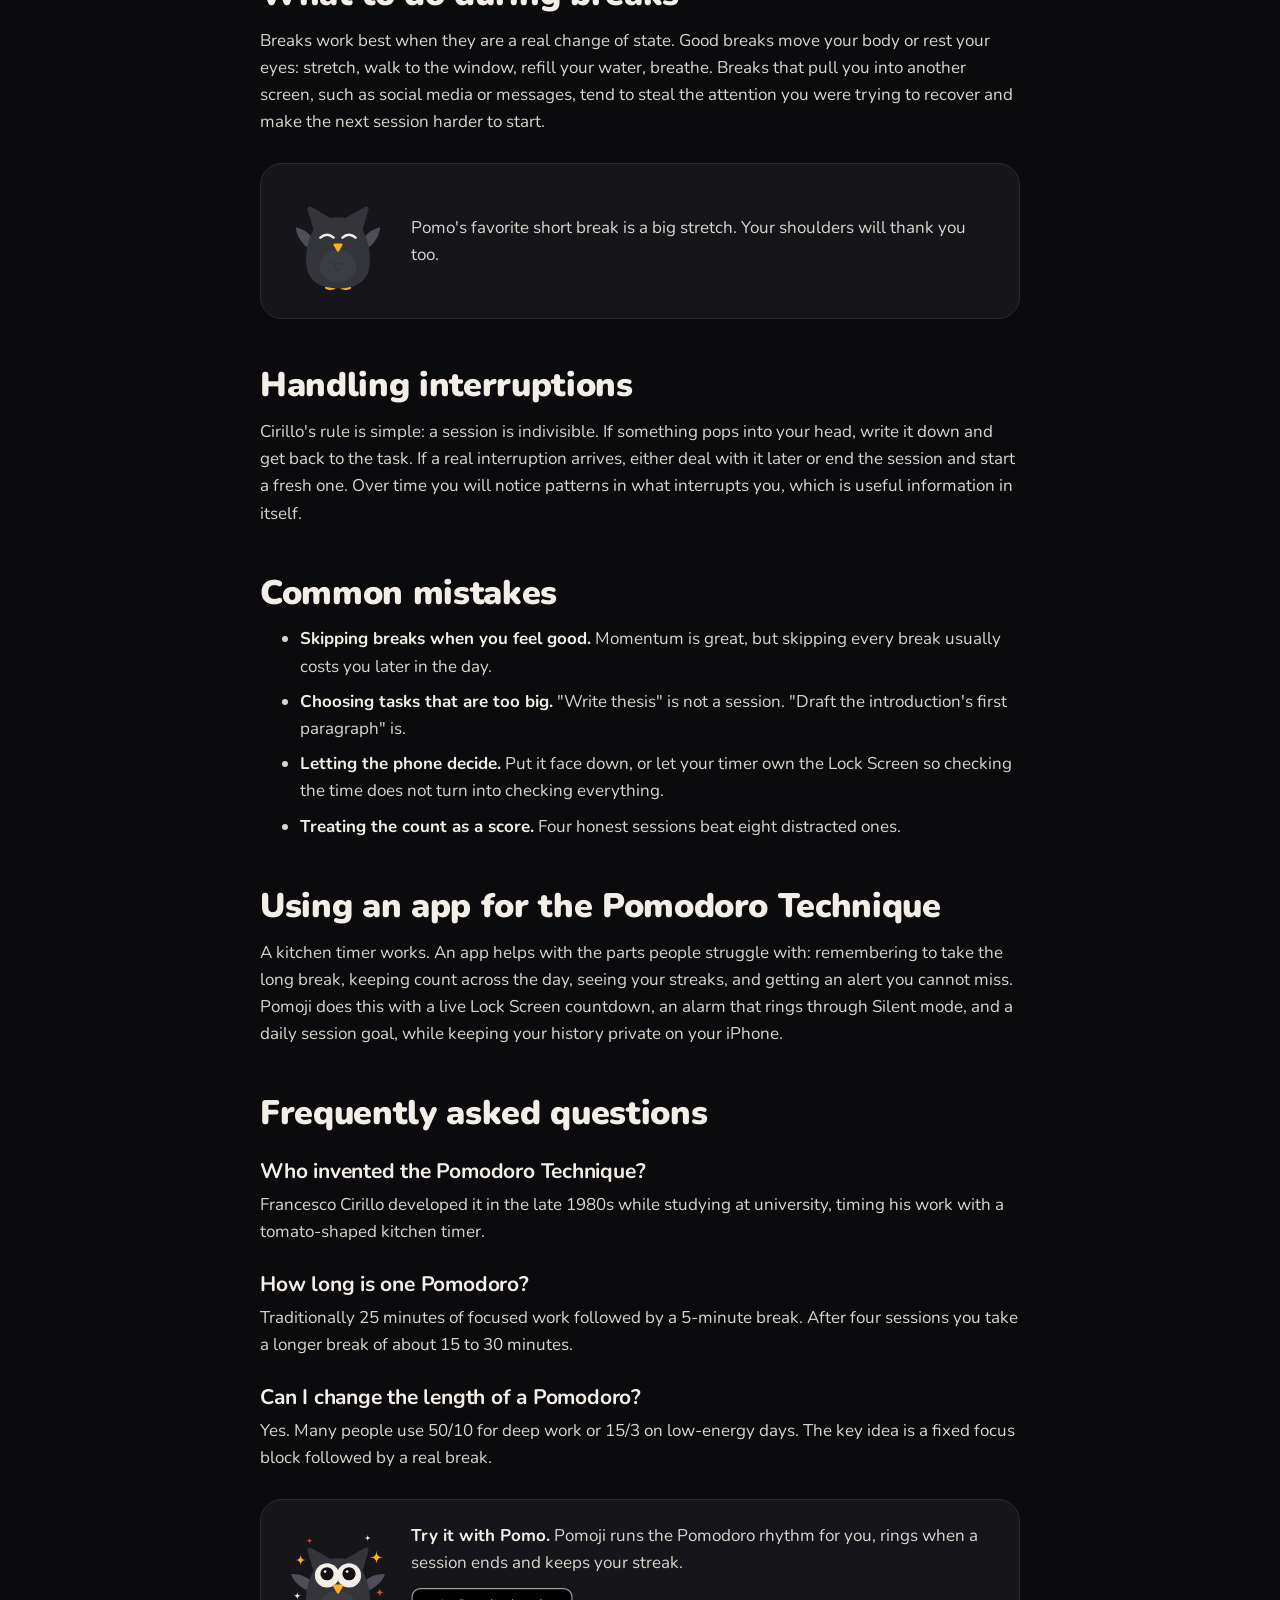
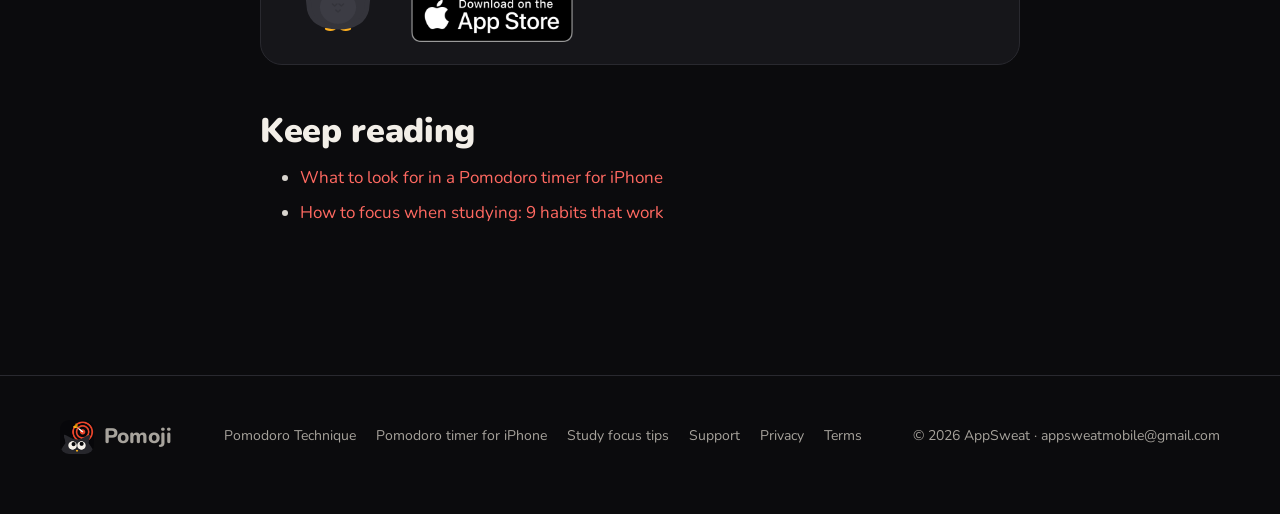
<file: pomodoro-technique.html>
<!doctype html>
<html lang="en">
<head>
<meta charset="utf-8">
<meta name="viewport" content="width=device-width, initial-scale=1">
<title>The Pomodoro Technique Explained: How 25-Minute Sessions Work</title>
<meta name="description" content="What the Pomodoro Technique is, how to do it step by step, why 25 minutes works, what to do on breaks and the most common mistakes.">
<link rel="canonical" href="https://armagangok.github.io/pomoji-app/pomodoro-technique.html">
<meta name="robots" content="index, follow, max-image-preview:large">
<meta name="theme-color" content="#0b0b0d">
<meta name="apple-itunes-app" content="app-id=6754637383">
<meta property="og:type" content="article">
<meta property="og:site_name" content="Pomoji">
<meta property="og:title" content="The Pomodoro Technique Explained: How 25-Minute Sessions Work">
<meta property="og:description" content="What the Pomodoro Technique is, how to do it step by step, why 25 minutes works, what to do on breaks and the most common mistakes.">
<meta property="og:url" content="https://armagangok.github.io/pomoji-app/pomodoro-technique.html">
<meta property="og:image" content="https://armagangok.github.io/pomoji-app/assets/og-image.png">
<meta property="og:image:width" content="1200">
<meta property="og:image:height" content="630">
<meta name="twitter:card" content="summary_large_image">
<meta name="twitter:title" content="The Pomodoro Technique Explained: How 25-Minute Sessions Work">
<meta name="twitter:description" content="What the Pomodoro Technique is, how to do it step by step, why 25 minutes works, what to do on breaks and the most common mistakes.">
<meta name="twitter:image" content="https://armagangok.github.io/pomoji-app/assets/og-image.png">
<link rel="icon" type="image/png" href="assets/favicon-64.png">
<link rel="apple-touch-icon" href="assets/apple-touch-icon.png">
<link rel="preconnect" href="https://fonts.googleapis.com"><link rel="preconnect" href="https://fonts.gstatic.com" crossorigin><link href="https://fonts.googleapis.com/css2?family=Nunito:wght@400;500;600;700;800;900&amp;display=swap" rel="stylesheet">
<link rel="stylesheet" href="site.css">
<link rel="stylesheet" href="poses.css">
<script type="application/ld+json">{
 "@context": "https://schema.org",
 "@graph": [
  {
   "@type": "Organization",
   "@id": "https://armagangok.github.io/pomoji-app/#appsweat",
   "name": "AppSweat",
   "email": "appsweatmobile@gmail.com",
   "url": "https://armagangok.github.io/pomoji-app/"
  },
  {
   "@type": "BreadcrumbList",
   "itemListElement": [
    {
     "@type": "ListItem",
     "position": 1,
     "name": "Pomoji",
     "item": "https://armagangok.github.io/pomoji-app/"
    },
    {
     "@type": "ListItem",
     "position": 2,
     "name": "The Pomodoro Technique, explained",
     "item": "https://armagangok.github.io/pomoji-app/pomodoro-technique.html"
    }
   ]
  },
  {
   "@type": "Article",
   "headline": "The Pomodoro Technique, explained",
   "description": "What the Pomodoro Technique is, how to do it step by step, why 25 minutes works, what to do on breaks and the most common mistakes.",
   "datePublished": "2026-09-24",
   "dateModified": "2026-09-24",
   "author": {
    "@id": "https://armagangok.github.io/pomoji-app/#appsweat"
   },
   "publisher": {
    "@id": "https://armagangok.github.io/pomoji-app/#appsweat"
   },
   "image": "https://armagangok.github.io/pomoji-app/assets/og-image.png",
   "mainEntityOfPage": "https://armagangok.github.io/pomoji-app/pomodoro-technique.html"
  },
  {
   "@type": "FAQPage",
   "mainEntity": [
    {
     "@type": "Question",
     "name": "Who invented the Pomodoro Technique?",
     "acceptedAnswer": {
      "@type": "Answer",
      "text": "Francesco Cirillo developed it in the late 1980s while studying at university, timing his work with a tomato-shaped kitchen timer."
     }
    },
    {
     "@type": "Question",
     "name": "How long is one Pomodoro?",
     "acceptedAnswer": {
      "@type": "Answer",
      "text": "Traditionally 25 minutes of focused work followed by a 5-minute break. After four sessions you take a longer break of about 15 to 30 minutes."
     }
    },
    {
     "@type": "Question",
     "name": "Can I change the length of a Pomodoro?",
     "acceptedAnswer": {
      "@type": "Answer",
      "text": "Yes. Many people use 50/10 for deep work or 15/3 on low-energy days. The key idea is a fixed focus block followed by a real break."
     }
    }
   ]
  }
 ]
}</script>
</head>
<body>
<a class="sr-only" href="#main">Skip to content</a>
<header class="topbar"><div class="wrap">
<a class="brand" href="./"><img src="assets/favicon-64.png" alt="" width="34" height="34">Pomoji</a>
<nav class="nav" aria-label="Main">
<a class="hide-sm" href="./#how">How it works</a>
<a class="hide-sm" href="./#companions">Companions</a>
<a class="hide-sm" href="./#guides">Guides</a>
<a class="btn btn-red" href="https://apps.apple.com/app/id6754637383">Download</a>
</nav>
</div></header>
<main id="main" class="article"><div class="wrap">
<nav class="crumbs" aria-label="Breadcrumb"><a href="./">Pomoji</a> / The Pomodoro Technique, explained</nav>
<h1>The Pomodoro Technique, explained</h1>
<p class="dek">A simple method for getting started, staying focused and taking breaks that actually restore you.</p>
<p class="byline">By the Pomoji team · Updated September 24, 2026</p>

<p>The Pomodoro Technique is a way of working in short, timed bursts of full attention with small breaks in between. It was developed by Francesco Cirillo in the late 1980s, who timed his study sessions with a tomato-shaped kitchen timer. <em>Pomodoro</em> is Italian for tomato, and the name stuck.</p>
<p>It is popular because it is almost too simple to fail: you do not need a system, a notebook or a new app to start. You need one task, one timer and the willingness to ignore everything else until it rings.</p>

<h2>How the Pomodoro Technique works</h2>
<ol>
<li><strong>Pick one task.</strong> Not a to-do list, one thing: a chapter, a bug, a draft section.</li>
<li><strong>Set a timer for 25 minutes</strong> and work only on that task until it rings.</li>
<li><strong>Take a 5-minute break.</strong> Stand up, drink water, look away from screens.</li>
<li><strong>Repeat.</strong> After four focus sessions, take a longer break of 15 to 30 minutes.</li>
</ol>
<div class="callout"><svg class="pose" viewBox="0 0 400 400" role="img" aria-label="Pomo aiming at a target"><g class="pm-hit"><circle cx="344" cy="74" r="46" style="fill:none;stroke:#E8472F;stroke-width:9.2"></circle><circle cx="344" cy="74" r="26.7" style="fill:none;stroke:#E8472F;stroke-width:9.2"></circle><circle cx="344" cy="74" r="11.0" style="fill:#E8472F"></circle></g><g transform="translate(-44 0)"><g class="pm-bob"><ellipse cx="172" cy="370" rx="20" ry="8" style="fill:#FFB020"></ellipse><ellipse cx="228" cy="370" rx="20" ry="8" style="fill:#FFB020"></ellipse><path d="M120 160 L98 84 L172 126 Q200 120 228 126 L302 84 L280 160 Q318 232 304 300 Q290 362 200 364 Q110 362 96 300 Q82 232 120 160 Z" style="fill:#34343B;stroke:#34343B;stroke-width:18;stroke-linejoin:round"></path><ellipse cx="200" cy="292" rx="66" ry="60" style="fill:#3C3C44"></ellipse><path d="M180 280 l8 7 l8 -7 M204 280 l8 7 l8 -7 M192 302 l8 7 l8 -7" style="fill:none;stroke:#34343B;stroke-width:5;stroke-linecap:round;stroke-linejoin:round"></path><g class="pm-blink"><circle cx="160" cy="176" r="44" style="fill:#F3EFE8"></circle><circle cx="240" cy="176" r="44" style="fill:#F3EFE8"></circle><circle cx="176" cy="160" r="21" style="fill:#101012"></circle><circle cx="256" cy="160" r="21" style="fill:#101012"></circle><circle cx="169" cy="152" r="5" style="fill:#F3EFE8"></circle><circle cx="249" cy="152" r="5" style="fill:#F3EFE8"></circle></g><path d="M189 214 H211 L200 232 Z" style="fill:#FFB020;stroke:#FFB020;stroke-width:9;stroke-linejoin:round"></path><path d="M104 214 Q 74 270 104 322 Q 126 302 130 252 Q 126 226 104 214 Z" transform="rotate(10 112 224)" style="fill:#4E4E58"></path><path d="M296 214 Q 326 270 296 322 Q 274 302 270 252 Q 274 226 296 214 Z" transform="rotate(-112 288 224)" style="fill:#4E4E58"></path></g></g><g transform="translate(338 190) rotate(-87.0)"><g class="pm-fly" style="--d:116.2px"><rect x="-30" y="-5" width="30" height="10" rx="5" style="fill:#F3EFE8"></rect><rect x="-54" y="-2" width="26" height="4" rx="2" style="fill:#F3EFE8"></rect><path d="M-46 0 L-58 -13 L-70 -13 L-63 0 Z" style="fill:#FFB020;stroke:#FFB020;stroke-width:3;stroke-linejoin:round"></path><path d="M-46 0 L-58 13 L-70 13 L-63 0 Z" style="fill:#D98E00;stroke:#D98E00;stroke-width:3;stroke-linejoin:round"></path></g></g></svg><p>One session, one target. That is the whole trick: the timer turns a vague intention into a small, winnable goal.</p></div>

<h2>Why 25 minutes?</h2>
<p>Twenty-five minutes is long enough to get real work done and short enough that starting feels easy. It lowers the cost of beginning, which is where most procrastination lives. The break is not a reward you have to earn; it is part of the method. Regular pauses help you notice when you are drifting and keep the next session fresh.</p>
<p>That said, 25 minutes is a starting point, not a rule. Many people settle on something that fits their work better:</p>
<table class="table">
<thead><tr><th>Rhythm</th><th>Focus</th><th>Break</th><th>Works well for</th></tr></thead>
<tbody>
<tr><td>Classic</td><td>25 min</td><td>5 min</td><td>Getting started, studying, admin work</td></tr>
<tr><td>Extended</td><td>50 min</td><td>10 min</td><td>Writing, coding, design, deep work</td></tr>
<tr><td>Short</td><td>15 min</td><td>3 min</td><td>Low-energy days, tasks you keep avoiding</td></tr>
</tbody>
</table>

<h2>What to do during breaks</h2>
<p>Breaks work best when they are a real change of state. Good breaks move your body or rest your eyes: stretch, walk to the window, refill your water, breathe. Breaks that pull you into another screen, such as social media or messages, tend to steal the attention you were trying to recover and make the next session harder to start.</p>
<div class="callout"><svg class="pose" viewBox="0 0 400 400" role="img" aria-label="Pomo stretching"><g class="pm-lean"><g class="pm-tall"><g class="pm-reach-l"><path d="M104 214 Q 74 270 104 322 Q 126 302 130 252 Q 126 226 104 214 Z" transform="rotate(134 112 224)" style="fill:#4E4E58"></path></g><g class="pm-reach-r"><path d="M296 214 Q 326 270 296 322 Q 274 302 270 252 Q 274 226 296 214 Z" transform="rotate(-134 288 224)" style="fill:#4E4E58"></path></g><ellipse cx="172" cy="370" rx="20" ry="8" style="fill:#FFB020"></ellipse><ellipse cx="228" cy="370" rx="20" ry="8" style="fill:#FFB020"></ellipse><path d="M120 160 L98 84 L172 126 Q200 120 228 126 L302 84 L280 160 Q318 232 304 300 Q290 362 200 364 Q110 362 96 300 Q82 232 120 160 Z" style="fill:#34343B;stroke:#34343B;stroke-width:18;stroke-linejoin:round"></path><ellipse cx="200" cy="292" rx="66" ry="60" style="fill:#3C3C44"></ellipse><path d="M180 280 l8 7 l8 -7 M204 280 l8 7 l8 -7 M192 302 l8 7 l8 -7" style="fill:none;stroke:#34343B;stroke-width:5;stroke-linecap:round;stroke-linejoin:round"></path><path d="M136 188 Q160 166 184 188" style="fill:none;stroke:#F3EFE8;stroke-width:9;stroke-linecap:round"></path><path d="M216 188 Q240 166 264 188" style="fill:none;stroke:#F3EFE8;stroke-width:9;stroke-linecap:round"></path><path class="pm-yawn" d="M188 214 H212 L200 234 Z" style="fill:#FFB020;stroke:#FFB020;stroke-width:9;stroke-linejoin:round"></path></g></g></svg><p>Pomo's favorite short break is a big stretch. Your shoulders will thank you too.</p></div>

<h2>Handling interruptions</h2>
<p>Cirillo's rule is simple: a session is indivisible. If something pops into your head, write it down and get back to the task. If a real interruption arrives, either deal with it later or end the session and start a fresh one. Over time you will notice patterns in what interrupts you, which is useful information in itself.</p>

<h2>Common mistakes</h2>
<ul>
<li><strong>Skipping breaks when you feel good.</strong> Momentum is great, but skipping every break usually costs you later in the day.</li>
<li><strong>Choosing tasks that are too big.</strong> "Write thesis" is not a session. "Draft the introduction's first paragraph" is.</li>
<li><strong>Letting the phone decide.</strong> Put it face down, or let your timer own the Lock Screen so checking the time does not turn into checking everything.</li>
<li><strong>Treating the count as a score.</strong> Four honest sessions beat eight distracted ones.</li>
</ul>

<h2>Using an app for the Pomodoro Technique</h2>
<p>A kitchen timer works. An app helps with the parts people struggle with: remembering to take the long break, keeping count across the day, seeing your streaks, and getting an alert you cannot miss. Pomoji does this with a live Lock Screen countdown, an alarm that rings through Silent mode, and a daily session goal, while keeping your history private on your iPhone.</p>

<h2>Frequently asked questions</h2><h3>Who invented the Pomodoro Technique?</h3><p>Francesco Cirillo developed it in the late 1980s while studying at university, timing his work with a tomato-shaped kitchen timer.</p><h3>How long is one Pomodoro?</h3><p>Traditionally 25 minutes of focused work followed by a 5-minute break. After four sessions you take a longer break of about 15 to 30 minutes.</p><h3>Can I change the length of a Pomodoro?</h3><p>Yes. Many people use 50/10 for deep work or 15/3 on low-energy days. The key idea is a fixed focus block followed by a real break.</p>
<div class="callout"><svg class="pose" viewBox="0 0 400 400" role="img" aria-label="Pomo cheering"><path class="pm-spark" d="M64 100 Q64 120 84 120 Q64 120 64 140 Q64 120 44 120 Q64 120 64 100 Z" style="fill:#FFB020;animation-delay:0s"></path><path class="pm-spark" d="M340 86 Q340 110 364 110 Q340 110 340 134 Q340 110 316 110 Q340 110 340 86 Z" style="fill:#FFB020;animation-delay:0.4s"></path><path class="pm-spark" d="M52 236 Q52 250 66 250 Q52 250 52 264 Q52 250 38 250 Q52 250 52 236 Z" style="fill:#F3EFE8;animation-delay:0.8s"></path><path class="pm-spark" d="M352 222 Q352 238 368 238 Q352 238 352 254 Q352 238 336 238 Q352 238 352 222 Z" style="fill:#E8472F;animation-delay:0.2s"></path><path class="pm-spark" d="M96 38 Q96 50 108 50 Q96 50 96 62 Q96 50 84 50 Q96 50 96 38 Z" style="fill:#E8472F;animation-delay:0.6s"></path><path class="pm-spark" d="M308 28 Q308 40 320 40 Q308 40 308 52 Q308 40 296 40 Q308 40 308 28 Z" style="fill:#F3EFE8;animation-delay:1s"></path><g class="pm-jump"><g class="pm-flap-l"><path d="M104 214 Q 74 270 104 322 Q 126 302 130 252 Q 126 226 104 214 Z" transform="rotate(118 112 224)" style="fill:#4E4E58"></path></g><g class="pm-flap-r"><path d="M296 214 Q 326 270 296 322 Q 274 302 270 252 Q 274 226 296 214 Z" transform="rotate(-118 288 224)" style="fill:#4E4E58"></path></g><ellipse cx="172" cy="370" rx="20" ry="8" style="fill:#FFB020"></ellipse><ellipse cx="228" cy="370" rx="20" ry="8" style="fill:#FFB020"></ellipse><path d="M120 160 L98 84 L172 126 Q200 120 228 126 L302 84 L280 160 Q318 232 304 300 Q290 362 200 364 Q110 362 96 300 Q82 232 120 160 Z" style="fill:#34343B;stroke:#34343B;stroke-width:18;stroke-linejoin:round"></path><ellipse cx="200" cy="292" rx="66" ry="60" style="fill:#3C3C44"></ellipse><path d="M180 280 l8 7 l8 -7 M204 280 l8 7 l8 -7 M192 302 l8 7 l8 -7" style="fill:none;stroke:#34343B;stroke-width:5;stroke-linecap:round;stroke-linejoin:round"></path><g class="pm-blink"><circle cx="160" cy="176" r="44" style="fill:#F3EFE8"></circle><circle cx="240" cy="176" r="44" style="fill:#F3EFE8"></circle><circle cx="160" cy="170" r="24" style="fill:#101012"></circle><circle cx="240" cy="170" r="24" style="fill:#101012"></circle><circle cx="153" cy="162" r="5" style="fill:#F3EFE8"></circle><circle cx="233" cy="162" r="5" style="fill:#F3EFE8"></circle></g><path d="M186 214 H214 L200 238 Z" style="fill:#FFB020;stroke:#FFB020;stroke-width:9;stroke-linejoin:round"></path></g></svg><div><p><strong>Try it with Pomo.</strong> Pomoji runs the Pomodoro rhythm for you, rings when a session ends and keeps your streak.</p><p style="margin-top:12px!important"><a class="store-badge" href="https://apps.apple.com/app/id6754637383" aria-label="Download Pomoji on the App Store"><img src="assets/badge-app-store.png" alt="Download on the App Store" width="162" height="54"></a></p></div></div>
<h2>Keep reading</h2><ul><li><a href="pomodoro-timer-app-iphone.html">What to look for in a Pomodoro timer for iPhone</a></li><li><a href="study-focus-tips.html">How to focus when studying: 9 habits that work</a></li></ul>
</div></main><footer class="footer"><div class="wrap">
<a class="brand" href="./"><img src="assets/favicon-64.png" alt="" width="34" height="34">Pomoji</a>
<nav aria-label="Footer">
<a href="pomodoro-technique.html">Pomodoro Technique</a>
<a href="pomodoro-timer-app-iphone.html">Pomodoro timer for iPhone</a>
<a href="study-focus-tips.html">Study focus tips</a>
<a href="support.html">Support</a>
<a href="privacy.html">Privacy</a>
<a href="terms.html">Terms</a>
</nav>
<p>© 2026 AppSweat · <a href="mailto:appsweatmobile@gmail.com">appsweatmobile@gmail.com</a></p>
</div></footer>
<script src="site.js" defer></script></body></html>
</file>
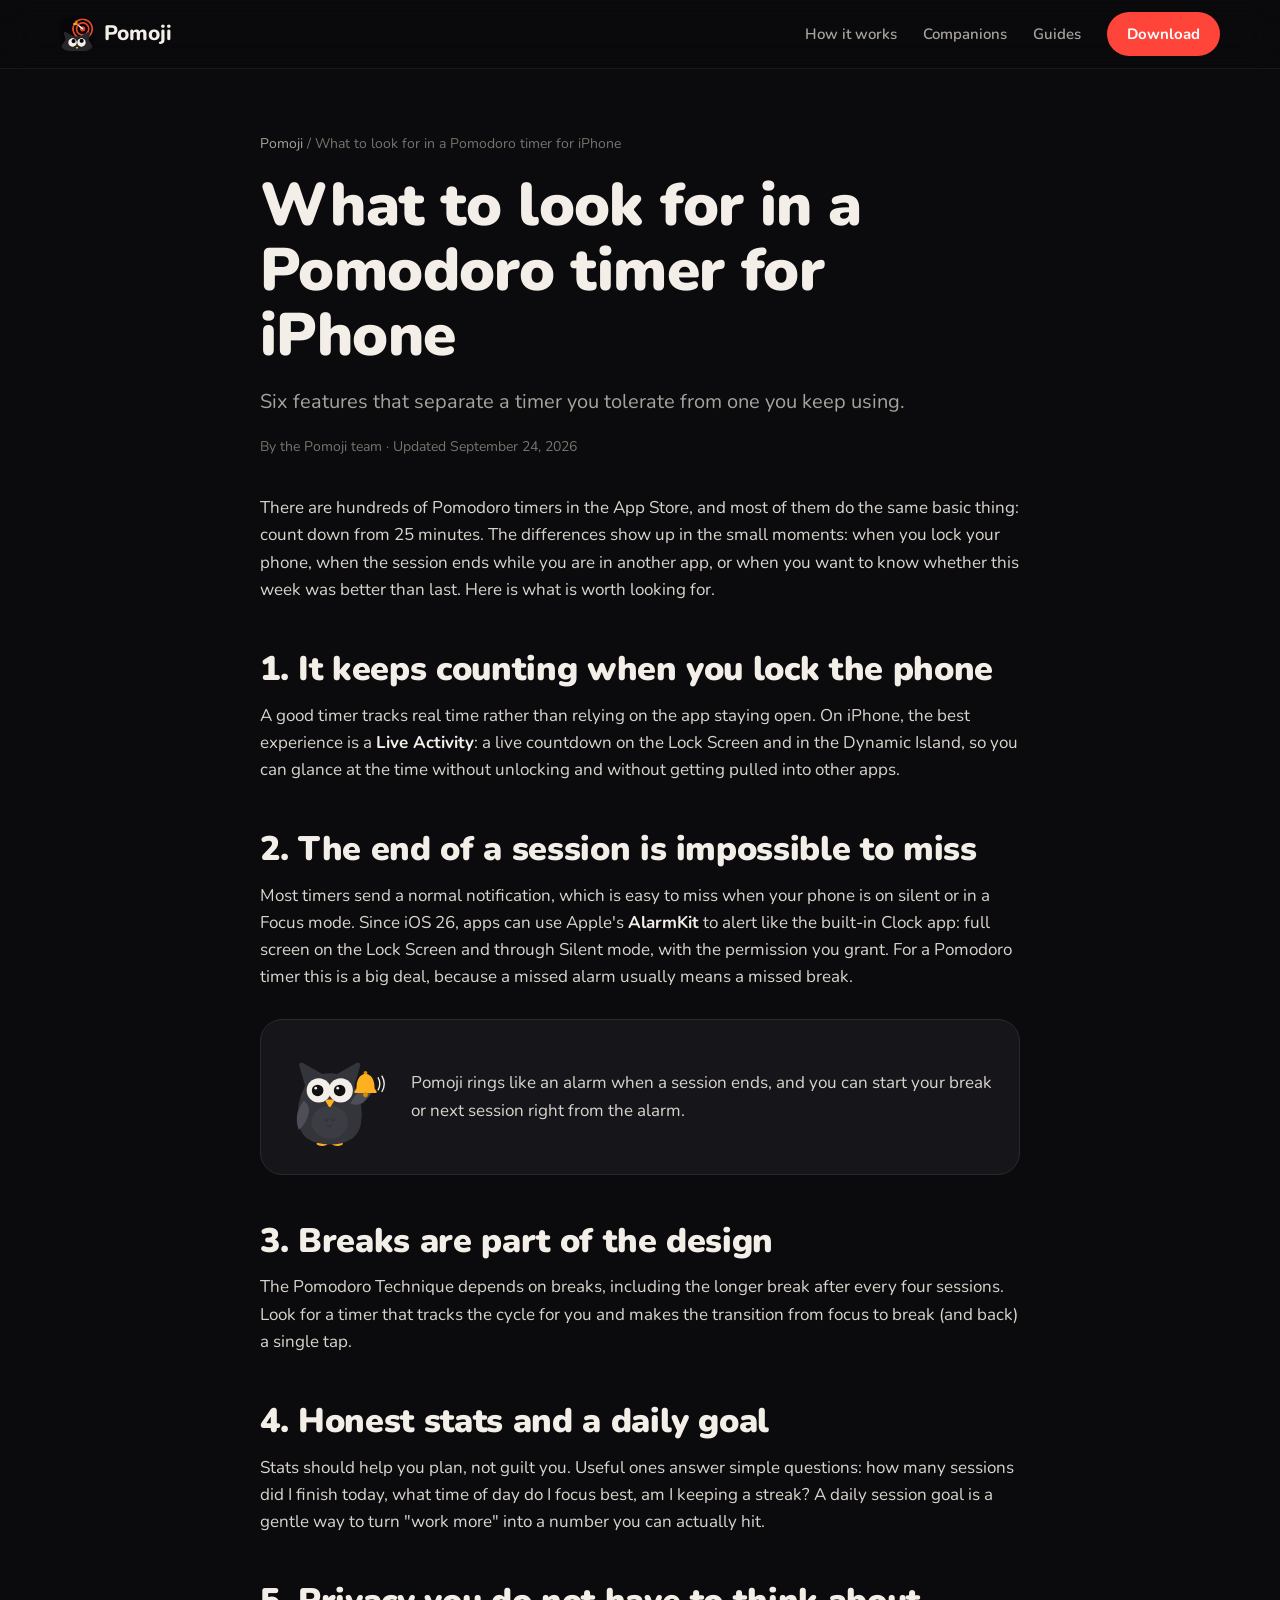
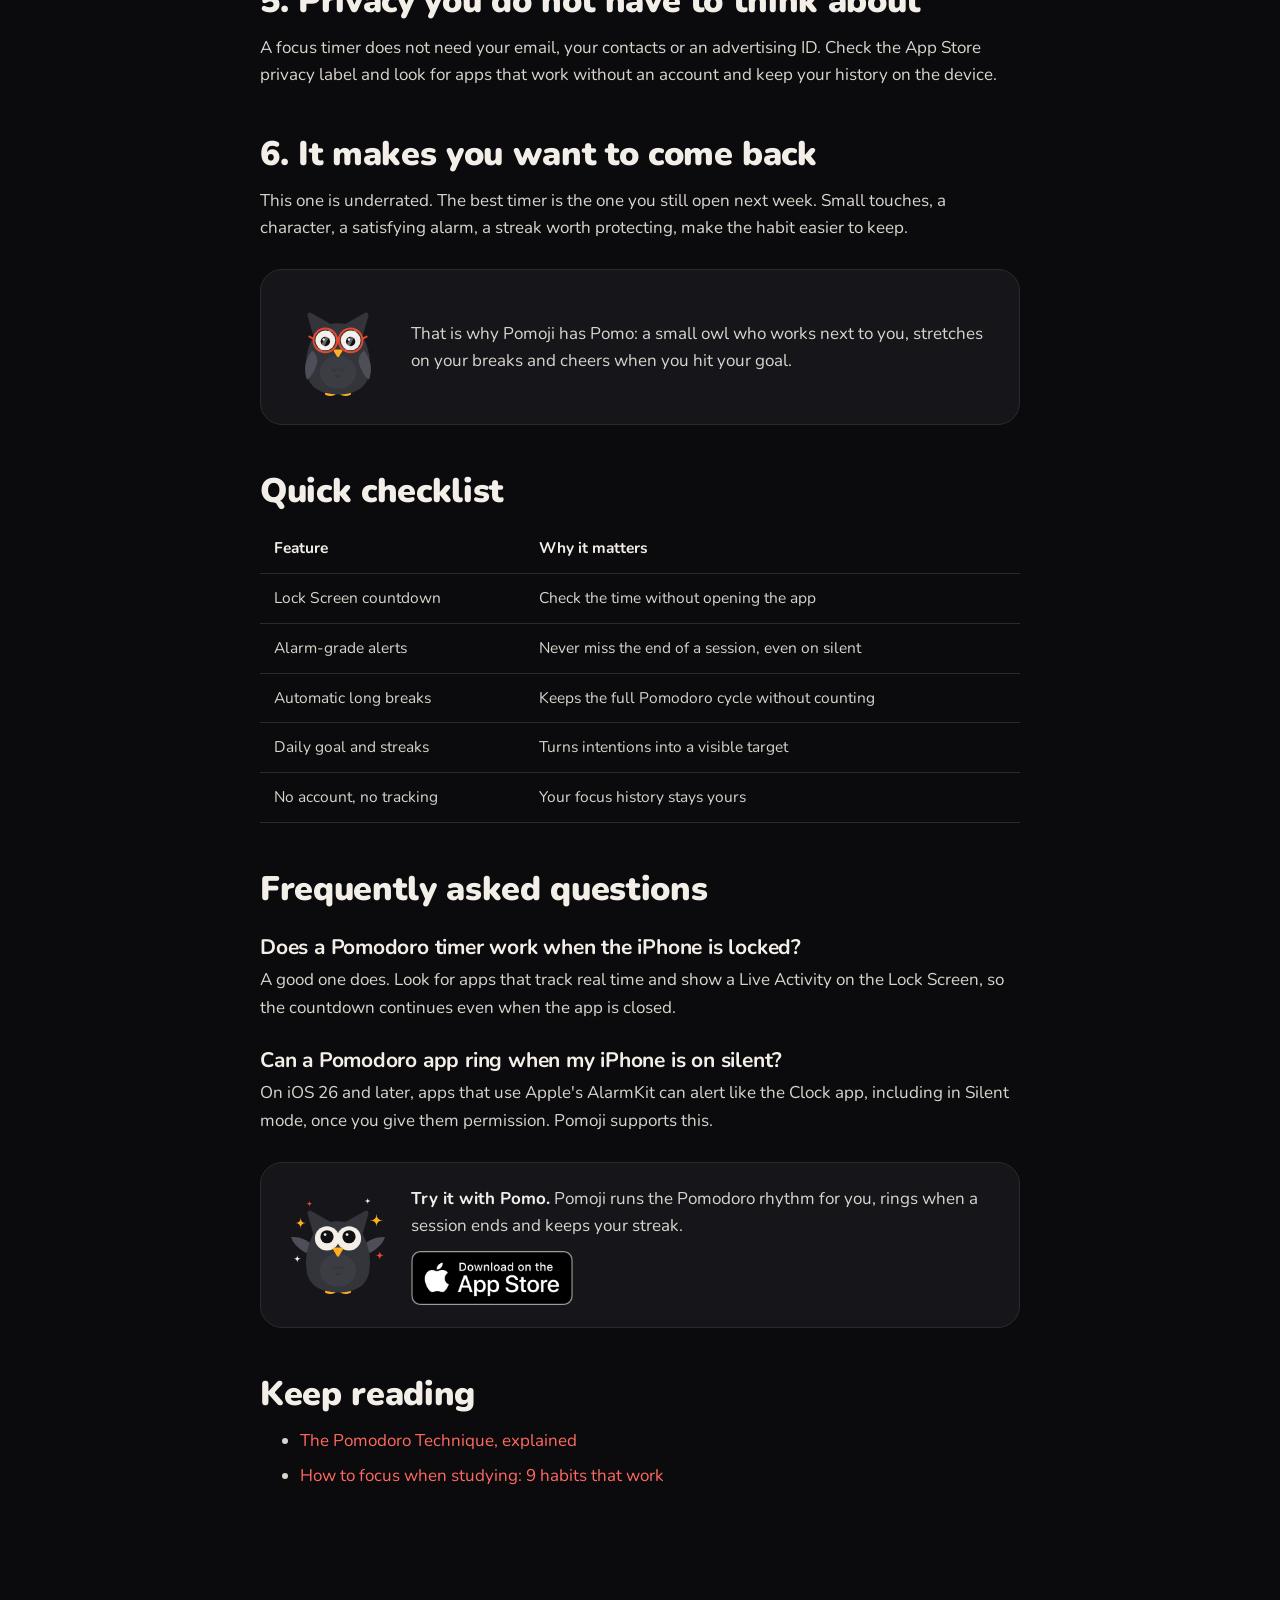
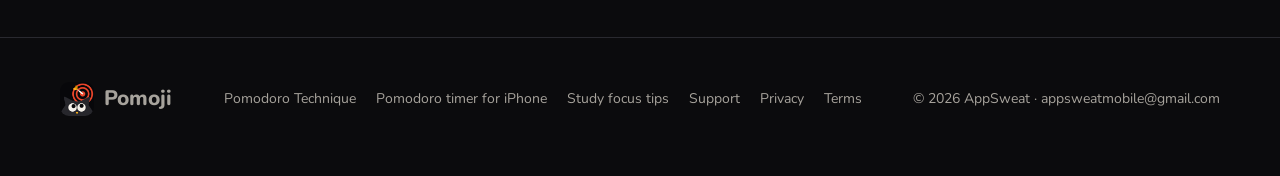
<file: pomodoro-timer-app-iphone.html>
<!doctype html>
<html lang="en">
<head>
<meta charset="utf-8">
<meta name="viewport" content="width=device-width, initial-scale=1">
<title>Best Pomodoro Timer for iPhone: 6 Features That Actually Matter</title>
<meta name="description" content="How to choose a Pomodoro timer app for iPhone: Lock Screen countdowns, alarms that ring on silent, automatic breaks, stats and privacy.">
<link rel="canonical" href="https://armagangok.github.io/pomoji-app/pomodoro-timer-app-iphone.html">
<meta name="robots" content="index, follow, max-image-preview:large">
<meta name="theme-color" content="#0b0b0d">
<meta name="apple-itunes-app" content="app-id=6754637383">
<meta property="og:type" content="article">
<meta property="og:site_name" content="Pomoji">
<meta property="og:title" content="Best Pomodoro Timer for iPhone: 6 Features That Actually Matter">
<meta property="og:description" content="How to choose a Pomodoro timer app for iPhone: Lock Screen countdowns, alarms that ring on silent, automatic breaks, stats and privacy.">
<meta property="og:url" content="https://armagangok.github.io/pomoji-app/pomodoro-timer-app-iphone.html">
<meta property="og:image" content="https://armagangok.github.io/pomoji-app/assets/og-image.png">
<meta property="og:image:width" content="1200">
<meta property="og:image:height" content="630">
<meta name="twitter:card" content="summary_large_image">
<meta name="twitter:title" content="Best Pomodoro Timer for iPhone: 6 Features That Actually Matter">
<meta name="twitter:description" content="How to choose a Pomodoro timer app for iPhone: Lock Screen countdowns, alarms that ring on silent, automatic breaks, stats and privacy.">
<meta name="twitter:image" content="https://armagangok.github.io/pomoji-app/assets/og-image.png">
<link rel="icon" type="image/png" href="assets/favicon-64.png">
<link rel="apple-touch-icon" href="assets/apple-touch-icon.png">
<link rel="preconnect" href="https://fonts.googleapis.com"><link rel="preconnect" href="https://fonts.gstatic.com" crossorigin><link href="https://fonts.googleapis.com/css2?family=Nunito:wght@400;500;600;700;800;900&amp;display=swap" rel="stylesheet">
<link rel="stylesheet" href="site.css">
<link rel="stylesheet" href="poses.css">
<script type="application/ld+json">{
 "@context": "https://schema.org",
 "@graph": [
  {
   "@type": "Organization",
   "@id": "https://armagangok.github.io/pomoji-app/#appsweat",
   "name": "AppSweat",
   "email": "appsweatmobile@gmail.com",
   "url": "https://armagangok.github.io/pomoji-app/"
  },
  {
   "@type": "BreadcrumbList",
   "itemListElement": [
    {
     "@type": "ListItem",
     "position": 1,
     "name": "Pomoji",
     "item": "https://armagangok.github.io/pomoji-app/"
    },
    {
     "@type": "ListItem",
     "position": 2,
     "name": "What to look for in a Pomodoro timer for iPhone",
     "item": "https://armagangok.github.io/pomoji-app/pomodoro-timer-app-iphone.html"
    }
   ]
  },
  {
   "@type": "Article",
   "headline": "What to look for in a Pomodoro timer for iPhone",
   "description": "How to choose a Pomodoro timer app for iPhone: Lock Screen countdowns, alarms that ring on silent, automatic breaks, stats and privacy.",
   "datePublished": "2026-09-24",
   "dateModified": "2026-09-24",
   "author": {
    "@id": "https://armagangok.github.io/pomoji-app/#appsweat"
   },
   "publisher": {
    "@id": "https://armagangok.github.io/pomoji-app/#appsweat"
   },
   "image": "https://armagangok.github.io/pomoji-app/assets/og-image.png",
   "mainEntityOfPage": "https://armagangok.github.io/pomoji-app/pomodoro-timer-app-iphone.html"
  },
  {
   "@type": "FAQPage",
   "mainEntity": [
    {
     "@type": "Question",
     "name": "Does a Pomodoro timer work when the iPhone is locked?",
     "acceptedAnswer": {
      "@type": "Answer",
      "text": "A good one does. Look for apps that track real time and show a Live Activity on the Lock Screen, so the countdown continues even when the app is closed."
     }
    },
    {
     "@type": "Question",
     "name": "Can a Pomodoro app ring when my iPhone is on silent?",
     "acceptedAnswer": {
      "@type": "Answer",
      "text": "On iOS 26 and later, apps that use Apple's AlarmKit can alert like the Clock app, including in Silent mode, once you give them permission. Pomoji supports this."
     }
    }
   ]
  }
 ]
}</script>
</head>
<body>
<a class="sr-only" href="#main">Skip to content</a>
<header class="topbar"><div class="wrap">
<a class="brand" href="./"><img src="assets/favicon-64.png" alt="" width="34" height="34">Pomoji</a>
<nav class="nav" aria-label="Main">
<a class="hide-sm" href="./#how">How it works</a>
<a class="hide-sm" href="./#companions">Companions</a>
<a class="hide-sm" href="./#guides">Guides</a>
<a class="btn btn-red" href="https://apps.apple.com/app/id6754637383">Download</a>
</nav>
</div></header>
<main id="main" class="article"><div class="wrap">
<nav class="crumbs" aria-label="Breadcrumb"><a href="./">Pomoji</a> / What to look for in a Pomodoro timer for iPhone</nav>
<h1>What to look for in a Pomodoro timer for iPhone</h1>
<p class="dek">Six features that separate a timer you tolerate from one you keep using.</p>
<p class="byline">By the Pomoji team · Updated September 24, 2026</p>

<p>There are hundreds of Pomodoro timers in the App Store, and most of them do the same basic thing: count down from 25 minutes. The differences show up in the small moments: when you lock your phone, when the session ends while you are in another app, or when you want to know whether this week was better than last. Here is what is worth looking for.</p>

<h2>1. It keeps counting when you lock the phone</h2>
<p>A good timer tracks real time rather than relying on the app staying open. On iPhone, the best experience is a <strong>Live Activity</strong>: a live countdown on the Lock Screen and in the Dynamic Island, so you can glance at the time without unlocking and without getting pulled into other apps.</p>

<h2>2. The end of a session is impossible to miss</h2>
<p>Most timers send a normal notification, which is easy to miss when your phone is on silent or in a Focus mode. Since iOS 26, apps can use Apple's <strong>AlarmKit</strong> to alert like the built-in Clock app: full screen on the Lock Screen and through Silent mode, with the permission you grant. For a Pomodoro timer this is a big deal, because a missed alarm usually means a missed break.</p>
<div class="callout"><svg class="pose" viewBox="0 0 400 400" role="img" aria-label="Pomo ringing a bell"><g transform="translate(-30 0)"><g class="pm-bob"><ellipse cx="172" cy="370" rx="20" ry="8" style="fill:#FFB020"></ellipse><ellipse cx="228" cy="370" rx="20" ry="8" style="fill:#FFB020"></ellipse><path d="M120 160 L98 84 L172 126 Q200 120 228 126 L302 84 L280 160 Q318 232 304 300 Q290 362 200 364 Q110 362 96 300 Q82 232 120 160 Z" style="fill:#34343B;stroke:#34343B;stroke-width:18;stroke-linejoin:round"></path><ellipse cx="200" cy="292" rx="66" ry="60" style="fill:#3C3C44"></ellipse><path d="M180 280 l8 7 l8 -7 M204 280 l8 7 l8 -7 M192 302 l8 7 l8 -7" style="fill:none;stroke:#34343B;stroke-width:5;stroke-linecap:round;stroke-linejoin:round"></path><g class="pm-blink"><circle cx="160" cy="176" r="44" style="fill:#F3EFE8"></circle><circle cx="240" cy="176" r="44" style="fill:#F3EFE8"></circle><circle cx="156" cy="176" r="21" style="fill:#101012"></circle><circle cx="236" cy="176" r="21" style="fill:#101012"></circle><circle cx="149" cy="168" r="5" style="fill:#F3EFE8"></circle><circle cx="229" cy="168" r="5" style="fill:#F3EFE8"></circle></g><path d="M189 214 H211 L200 232 Z" style="fill:#FFB020;stroke:#FFB020;stroke-width:9;stroke-linejoin:round"></path><path d="M104 214 Q 74 270 104 322 Q 126 302 130 252 Q 126 226 104 214 Z" transform="rotate(10 112 224)" style="fill:#4E4E58"></path><path d="M296 214 Q 326 270 296 322 Q 274 302 270 252 Q 274 226 296 214 Z" transform="rotate(-128 288 224)" style="fill:#4E4E58"></path></g></g><g transform="translate(-30 0)"><g class="pm-bell"><circle cx="330" cy="112" r="7" style="fill:#D98E00"></circle><path d="M300 170 Q300 122 330 118 Q360 122 360 170 L368 182 H292 Z" style="fill:#FFB020;stroke:#FFB020;stroke-width:6;stroke-linejoin:round"></path><circle cx="330" cy="192" r="9" style="fill:#D98E00"></circle></g><path class="pm-wavearc" d="M376 130 q12 22 0 44" style="fill:none;stroke:#F3EFE8;stroke-width:5;stroke-linecap:round;animation-delay:0.0s"></path><path class="pm-wavearc" d="M390 124 q16 28 0 56" style="fill:none;stroke:#F3EFE8;stroke-width:5;stroke-linecap:round;animation-delay:0.18s"></path></g></svg><p>Pomoji rings like an alarm when a session ends, and you can start your break or next session right from the alarm.</p></div>

<h2>3. Breaks are part of the design</h2>
<p>The Pomodoro Technique depends on breaks, including the longer break after every four sessions. Look for a timer that tracks the cycle for you and makes the transition from focus to break (and back) a single tap.</p>

<h2>4. Honest stats and a daily goal</h2>
<p>Stats should help you plan, not guilt you. Useful ones answer simple questions: how many sessions did I finish today, what time of day do I focus best, am I keeping a streak? A daily session goal is a gentle way to turn "work more" into a number you can actually hit.</p>

<h2>5. Privacy you do not have to think about</h2>
<p>A focus timer does not need your email, your contacts or an advertising ID. Check the App Store privacy label and look for apps that work without an account and keep your history on the device.</p>

<h2>6. It makes you want to come back</h2>
<p>This one is underrated. The best timer is the one you still open next week. Small touches, a character, a satisfying alarm, a streak worth protecting, make the habit easier to keep.</p>
<div class="callout"><svg class="pose" viewBox="0 0 400 400" role="img" aria-label="Pomo with glasses"><defs><clipPath id="pm-lens-clip"><circle cx="154" cy="176" r="43"></circle><circle cx="246" cy="176" r="43"></circle></clipPath></defs><g class="pm-bob"><ellipse cx="172" cy="370" rx="20" ry="8" style="fill:#FFB020"></ellipse><ellipse cx="228" cy="370" rx="20" ry="8" style="fill:#FFB020"></ellipse><path d="M120 160 L98 84 L172 126 Q200 120 228 126 L302 84 L280 160 Q318 232 304 300 Q290 362 200 364 Q110 362 96 300 Q82 232 120 160 Z" style="fill:#34343B;stroke:#34343B;stroke-width:18;stroke-linejoin:round"></path><ellipse cx="200" cy="292" rx="66" ry="60" style="fill:#3C3C44"></ellipse><path d="M180 280 l8 7 l8 -7 M204 280 l8 7 l8 -7 M192 302 l8 7 l8 -7" style="fill:none;stroke:#34343B;stroke-width:5;stroke-linecap:round;stroke-linejoin:round"></path><g class="pm-blink"><circle cx="154" cy="176" r="36" style="fill:#F3EFE8"></circle><circle cx="154" cy="180" r="17" style="fill:#101012"></circle><circle cx="148" cy="173" r="4.5" style="fill:#F3EFE8"></circle><circle cx="246" cy="176" r="36" style="fill:#F3EFE8"></circle><circle cx="246" cy="180" r="17" style="fill:#101012"></circle><circle cx="240" cy="173" r="4.5" style="fill:#F3EFE8"></circle></g><path d="M189 214 H211 L200 232 Z" style="fill:#FFB020;stroke:#FFB020;stroke-width:9;stroke-linejoin:round"></path><path d="M104 214 Q 74 270 104 322 Q 126 302 130 252 Q 126 226 104 214 Z" transform="rotate(10 112 224)" style="fill:#4E4E58"></path><g class="pm-push"><g clip-path="url(#pm-lens-clip)"><g class="pm-glint"><path d="M134 216 L174 136 M226 216 L266 136" style="fill:none;stroke:#fff;stroke-width:12;opacity:.35"></path></g></g><circle cx="154" cy="176" r="43" style="fill:none;stroke:#E8472F;stroke-width:7"></circle><circle cx="246" cy="176" r="43" style="fill:none;stroke:#E8472F;stroke-width:7"></circle><path d="M197 170 Q200 162 203 170 M111 170 L96 162 M289 170 L304 162" style="fill:none;stroke:#E8472F;stroke-width:7;stroke-linecap:round"></path></g><g class="pm-pushwing"><path d="M296 214 Q 326 270 296 322 Q 274 302 270 252 Q 274 226 296 214 Z" transform="rotate(-10 288 224)" style="fill:#4E4E58"></path></g></g></svg><p>That is why Pomoji has Pomo: a small owl who works next to you, stretches on your breaks and cheers when you hit your goal.</p></div>

<h2>Quick checklist</h2>
<table class="table">
<thead><tr><th>Feature</th><th>Why it matters</th></tr></thead>
<tbody>
<tr><td>Lock Screen countdown</td><td>Check the time without opening the app</td></tr>
<tr><td>Alarm-grade alerts</td><td>Never miss the end of a session, even on silent</td></tr>
<tr><td>Automatic long breaks</td><td>Keeps the full Pomodoro cycle without counting</td></tr>
<tr><td>Daily goal and streaks</td><td>Turns intentions into a visible target</td></tr>
<tr><td>No account, no tracking</td><td>Your focus history stays yours</td></tr>
</tbody>
</table>

<h2>Frequently asked questions</h2><h3>Does a Pomodoro timer work when the iPhone is locked?</h3><p>A good one does. Look for apps that track real time and show a Live Activity on the Lock Screen, so the countdown continues even when the app is closed.</p><h3>Can a Pomodoro app ring when my iPhone is on silent?</h3><p>On iOS 26 and later, apps that use Apple's AlarmKit can alert like the Clock app, including in Silent mode, once you give them permission. Pomoji supports this.</p>
<div class="callout"><svg class="pose" viewBox="0 0 400 400" role="img" aria-label="Pomo cheering"><path class="pm-spark" d="M64 100 Q64 120 84 120 Q64 120 64 140 Q64 120 44 120 Q64 120 64 100 Z" style="fill:#FFB020;animation-delay:0s"></path><path class="pm-spark" d="M340 86 Q340 110 364 110 Q340 110 340 134 Q340 110 316 110 Q340 110 340 86 Z" style="fill:#FFB020;animation-delay:0.4s"></path><path class="pm-spark" d="M52 236 Q52 250 66 250 Q52 250 52 264 Q52 250 38 250 Q52 250 52 236 Z" style="fill:#F3EFE8;animation-delay:0.8s"></path><path class="pm-spark" d="M352 222 Q352 238 368 238 Q352 238 352 254 Q352 238 336 238 Q352 238 352 222 Z" style="fill:#E8472F;animation-delay:0.2s"></path><path class="pm-spark" d="M96 38 Q96 50 108 50 Q96 50 96 62 Q96 50 84 50 Q96 50 96 38 Z" style="fill:#E8472F;animation-delay:0.6s"></path><path class="pm-spark" d="M308 28 Q308 40 320 40 Q308 40 308 52 Q308 40 296 40 Q308 40 308 28 Z" style="fill:#F3EFE8;animation-delay:1s"></path><g class="pm-jump"><g class="pm-flap-l"><path d="M104 214 Q 74 270 104 322 Q 126 302 130 252 Q 126 226 104 214 Z" transform="rotate(118 112 224)" style="fill:#4E4E58"></path></g><g class="pm-flap-r"><path d="M296 214 Q 326 270 296 322 Q 274 302 270 252 Q 274 226 296 214 Z" transform="rotate(-118 288 224)" style="fill:#4E4E58"></path></g><ellipse cx="172" cy="370" rx="20" ry="8" style="fill:#FFB020"></ellipse><ellipse cx="228" cy="370" rx="20" ry="8" style="fill:#FFB020"></ellipse><path d="M120 160 L98 84 L172 126 Q200 120 228 126 L302 84 L280 160 Q318 232 304 300 Q290 362 200 364 Q110 362 96 300 Q82 232 120 160 Z" style="fill:#34343B;stroke:#34343B;stroke-width:18;stroke-linejoin:round"></path><ellipse cx="200" cy="292" rx="66" ry="60" style="fill:#3C3C44"></ellipse><path d="M180 280 l8 7 l8 -7 M204 280 l8 7 l8 -7 M192 302 l8 7 l8 -7" style="fill:none;stroke:#34343B;stroke-width:5;stroke-linecap:round;stroke-linejoin:round"></path><g class="pm-blink"><circle cx="160" cy="176" r="44" style="fill:#F3EFE8"></circle><circle cx="240" cy="176" r="44" style="fill:#F3EFE8"></circle><circle cx="160" cy="170" r="24" style="fill:#101012"></circle><circle cx="240" cy="170" r="24" style="fill:#101012"></circle><circle cx="153" cy="162" r="5" style="fill:#F3EFE8"></circle><circle cx="233" cy="162" r="5" style="fill:#F3EFE8"></circle></g><path d="M186 214 H214 L200 238 Z" style="fill:#FFB020;stroke:#FFB020;stroke-width:9;stroke-linejoin:round"></path></g></svg><div><p><strong>Try it with Pomo.</strong> Pomoji runs the Pomodoro rhythm for you, rings when a session ends and keeps your streak.</p><p style="margin-top:12px!important"><a class="store-badge" href="https://apps.apple.com/app/id6754637383" aria-label="Download Pomoji on the App Store"><img src="assets/badge-app-store.png" alt="Download on the App Store" width="162" height="54"></a></p></div></div>
<h2>Keep reading</h2><ul><li><a href="pomodoro-technique.html">The Pomodoro Technique, explained</a></li><li><a href="study-focus-tips.html">How to focus when studying: 9 habits that work</a></li></ul>
</div></main><footer class="footer"><div class="wrap">
<a class="brand" href="./"><img src="assets/favicon-64.png" alt="" width="34" height="34">Pomoji</a>
<nav aria-label="Footer">
<a href="pomodoro-technique.html">Pomodoro Technique</a>
<a href="pomodoro-timer-app-iphone.html">Pomodoro timer for iPhone</a>
<a href="study-focus-tips.html">Study focus tips</a>
<a href="support.html">Support</a>
<a href="privacy.html">Privacy</a>
<a href="terms.html">Terms</a>
</nav>
<p>© 2026 AppSweat · <a href="mailto:appsweatmobile@gmail.com">appsweatmobile@gmail.com</a></p>
</div></footer>
<script src="site.js" defer></script></body></html>
</file>
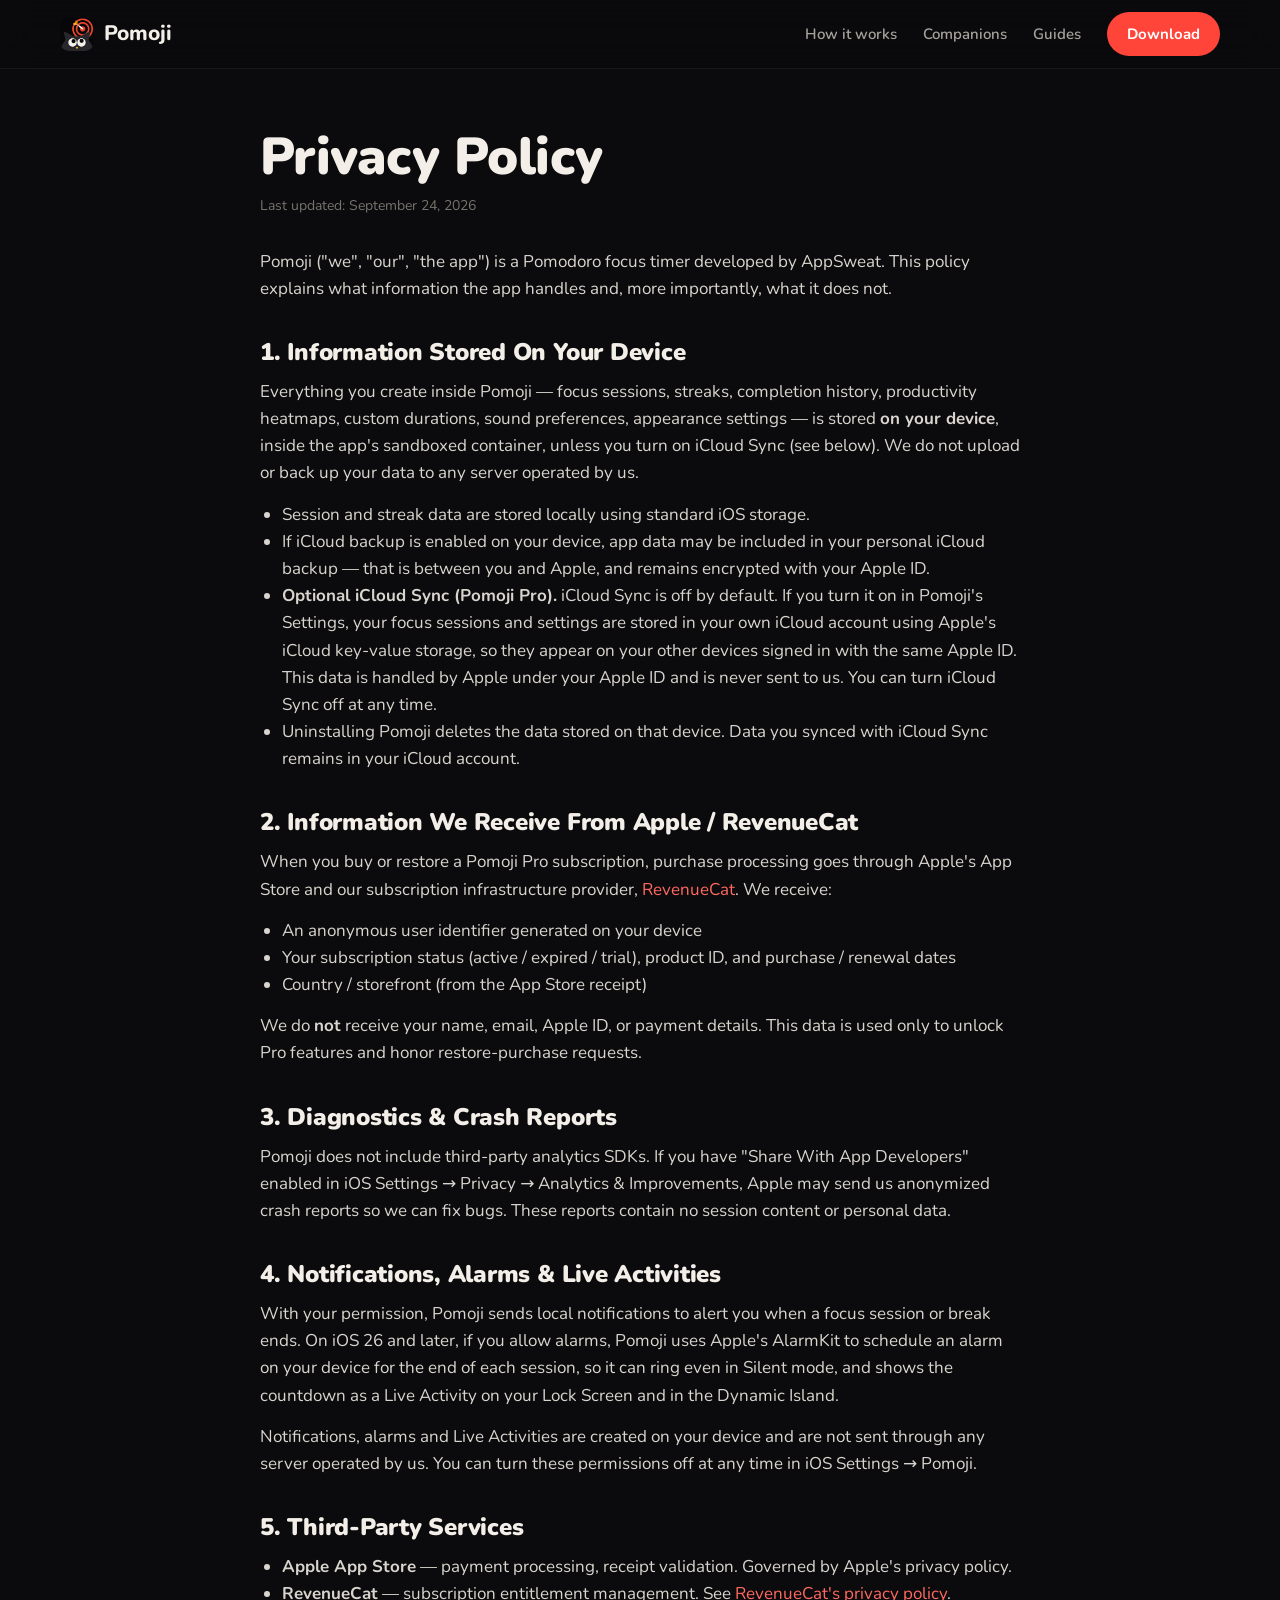
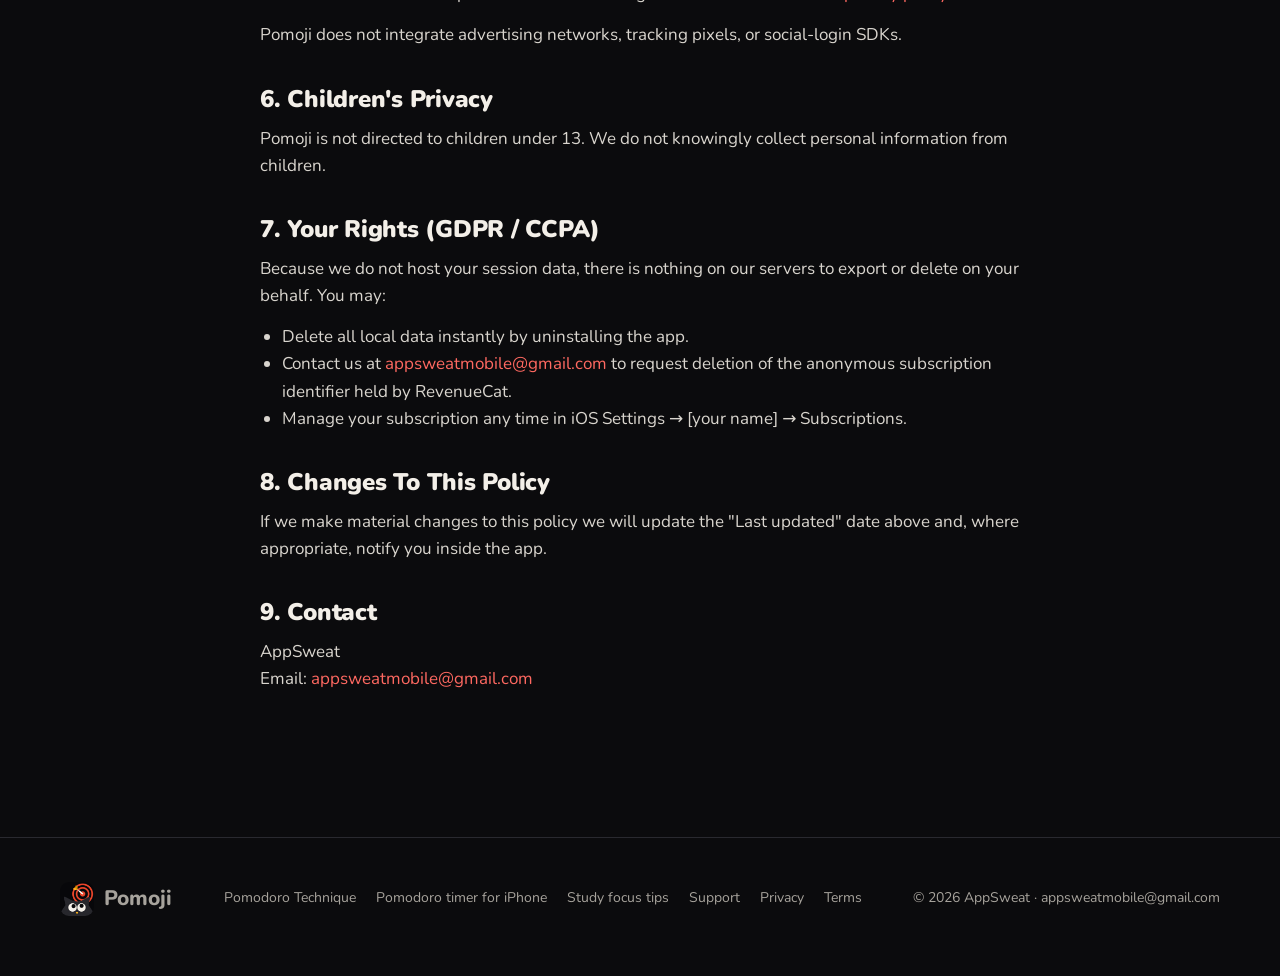
<file: privacy.html>
<!doctype html>
<html lang="en">
<head>
<meta charset="utf-8">
<meta name="viewport" content="width=device-width, initial-scale=1">
<title>Privacy Policy — Pomoji</title>
<meta name="description" content="How Pomoji handles your data: no account, no ads, no tracking. Your focus history stays on your iPhone.">
<link rel="canonical" href="https://armagangok.github.io/pomoji-app/privacy.html">
<meta name="robots" content="index, follow, max-image-preview:large">
<meta name="theme-color" content="#0b0b0d">
<meta name="apple-itunes-app" content="app-id=6754637383">
<meta property="og:type" content="website">
<meta property="og:site_name" content="Pomoji">
<meta property="og:title" content="Privacy Policy — Pomoji">
<meta property="og:description" content="How Pomoji handles your data: no account, no ads, no tracking. Your focus history stays on your iPhone.">
<meta property="og:url" content="https://armagangok.github.io/pomoji-app/privacy.html">
<meta property="og:image" content="https://armagangok.github.io/pomoji-app/assets/og-image.png">
<meta property="og:image:width" content="1200">
<meta property="og:image:height" content="630">
<meta name="twitter:card" content="summary_large_image">
<meta name="twitter:title" content="Privacy Policy — Pomoji">
<meta name="twitter:description" content="How Pomoji handles your data: no account, no ads, no tracking. Your focus history stays on your iPhone.">
<meta name="twitter:image" content="https://armagangok.github.io/pomoji-app/assets/og-image.png">
<link rel="icon" type="image/png" href="assets/favicon-64.png">
<link rel="apple-touch-icon" href="assets/apple-touch-icon.png">
<link rel="preconnect" href="https://fonts.googleapis.com"><link rel="preconnect" href="https://fonts.gstatic.com" crossorigin><link href="https://fonts.googleapis.com/css2?family=Nunito:wght@400;500;600;700;800;900&amp;display=swap" rel="stylesheet">
<link rel="stylesheet" href="site.css">
<link rel="stylesheet" href="poses.css">

</head>
<body>
<a class="sr-only" href="#main">Skip to content</a>
<header class="topbar"><div class="wrap">
<a class="brand" href="./"><img src="assets/favicon-64.png" alt="" width="34" height="34">Pomoji</a>
<nav class="nav" aria-label="Main">
<a class="hide-sm" href="./#how">How it works</a>
<a class="hide-sm" href="./#companions">Companions</a>
<a class="hide-sm" href="./#guides">Guides</a>
<a class="btn btn-red" href="https://apps.apple.com/app/id6754637383">Download</a>
</nav>
</div></header>
<main id="main" class="legal"><div class="wrap">

  <h1>Privacy Policy</h1>
  <p class="meta">Last updated: September 24, 2026</p>

  <p>Pomoji ("we", "our", "the app") is a Pomodoro focus timer developed by AppSweat. This policy explains what information the app handles and, more importantly, what it does not.</p>

  <h2>1. Information Stored On Your Device</h2>
  <p>Everything you create inside Pomoji — focus sessions, streaks, completion history, productivity heatmaps, custom durations, sound preferences, appearance settings — is stored <strong>on your device</strong>, inside the app's sandboxed container, unless you turn on iCloud Sync (see below). We do not upload or back up your data to any server operated by us.</p>
  <ul>
    <li>Session and streak data are stored locally using standard iOS storage.</li>
    <li>If iCloud backup is enabled on your device, app data may be included in your personal iCloud backup — that is between you and Apple, and remains encrypted with your Apple ID.</li>
    <li><strong>Optional iCloud Sync (Pomoji Pro).</strong> iCloud Sync is off by default. If you turn it on in Pomoji's Settings, your focus sessions and settings are stored in your own iCloud account using Apple's iCloud key-value storage, so they appear on your other devices signed in with the same Apple ID. This data is handled by Apple under your Apple ID and is never sent to us. You can turn iCloud Sync off at any time.</li>
    <li>Uninstalling Pomoji deletes the data stored on that device. Data you synced with iCloud Sync remains in your iCloud account.</li>
  </ul>

  <h2>2. Information We Receive From Apple / RevenueCat</h2>
  <p>When you buy or restore a Pomoji Pro subscription, purchase processing goes through Apple's App Store and our subscription infrastructure provider, <a href="https://www.revenuecat.com/privacy/">RevenueCat</a>. We receive:</p>
  <ul>
    <li>An anonymous user identifier generated on your device</li>
    <li>Your subscription status (active / expired / trial), product ID, and purchase / renewal dates</li>
    <li>Country / storefront (from the App Store receipt)</li>
  </ul>
  <p>We do <strong>not</strong> receive your name, email, Apple ID, or payment details. This data is used only to unlock Pro features and honor restore-purchase requests.</p>

  <h2>3. Diagnostics & Crash Reports</h2>
  <p>Pomoji does not include third-party analytics SDKs. If you have "Share With App Developers" enabled in iOS Settings → Privacy → Analytics &amp; Improvements, Apple may send us anonymized crash reports so we can fix bugs. These reports contain no session content or personal data.</p>

  <h2>4. Notifications, Alarms &amp; Live Activities</h2>
  <p>With your permission, Pomoji sends local notifications to alert you when a focus session or break ends. On iOS 26 and later, if you allow alarms, Pomoji uses Apple's AlarmKit to schedule an alarm on your device for the end of each session, so it can ring even in Silent mode, and shows the countdown as a Live Activity on your Lock Screen and in the Dynamic Island.</p>
  <p>Notifications, alarms and Live Activities are created on your device and are not sent through any server operated by us. You can turn these permissions off at any time in iOS Settings → Pomoji.</p>

  <h2>5. Third-Party Services</h2>
  <ul>
    <li><strong>Apple App Store</strong> — payment processing, receipt validation. Governed by Apple's privacy policy.</li>
    <li><strong>RevenueCat</strong> — subscription entitlement management. See <a href="https://www.revenuecat.com/privacy/">RevenueCat's privacy policy</a>.</li>
  </ul>
  <p>Pomoji does not integrate advertising networks, tracking pixels, or social-login SDKs.</p>

  <h2>6. Children's Privacy</h2>
  <p>Pomoji is not directed to children under 13. We do not knowingly collect personal information from children.</p>

  <h2>7. Your Rights (GDPR / CCPA)</h2>
  <p>Because we do not host your session data, there is nothing on our servers to export or delete on your behalf. You may:</p>
  <ul>
    <li>Delete all local data instantly by uninstalling the app.</li>
    <li>Contact us at <a href="mailto:appsweatmobile@gmail.com">appsweatmobile@gmail.com</a> to request deletion of the anonymous subscription identifier held by RevenueCat.</li>
    <li>Manage your subscription any time in iOS Settings → [your name] → Subscriptions.</li>
  </ul>

  <h2>8. Changes To This Policy</h2>
  <p>If we make material changes to this policy we will update the "Last updated" date above and, where appropriate, notify you inside the app.</p>

  <h2>9. Contact</h2>
  <p>AppSweat<br>Email: <a href="mailto:appsweatmobile@gmail.com">appsweatmobile@gmail.com</a></p>

  </div></main><footer class="footer"><div class="wrap">
<a class="brand" href="./"><img src="assets/favicon-64.png" alt="" width="34" height="34">Pomoji</a>
<nav aria-label="Footer">
<a href="pomodoro-technique.html">Pomodoro Technique</a>
<a href="pomodoro-timer-app-iphone.html">Pomodoro timer for iPhone</a>
<a href="study-focus-tips.html">Study focus tips</a>
<a href="support.html">Support</a>
<a href="privacy.html">Privacy</a>
<a href="terms.html">Terms</a>
</nav>
<p>© 2026 AppSweat · <a href="mailto:appsweatmobile@gmail.com">appsweatmobile@gmail.com</a></p>
</div></footer>
</body></html>
</file>
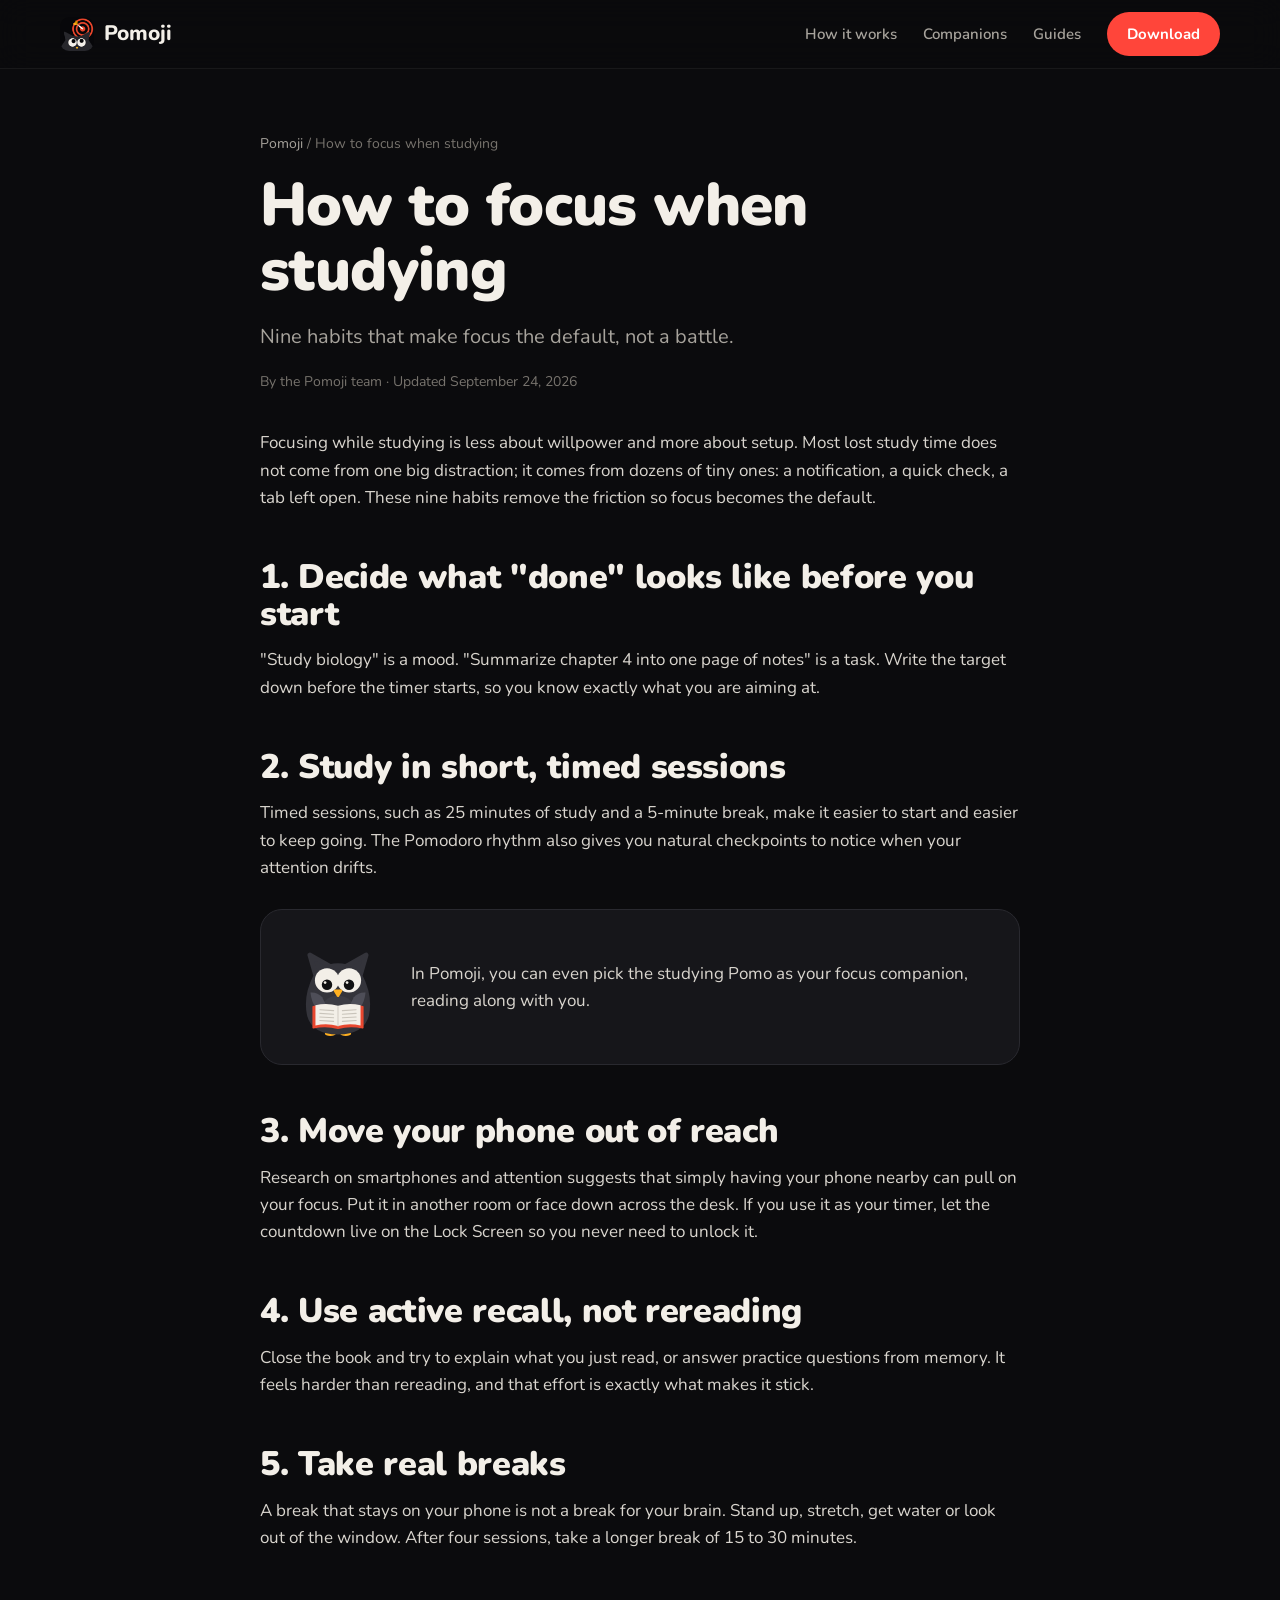
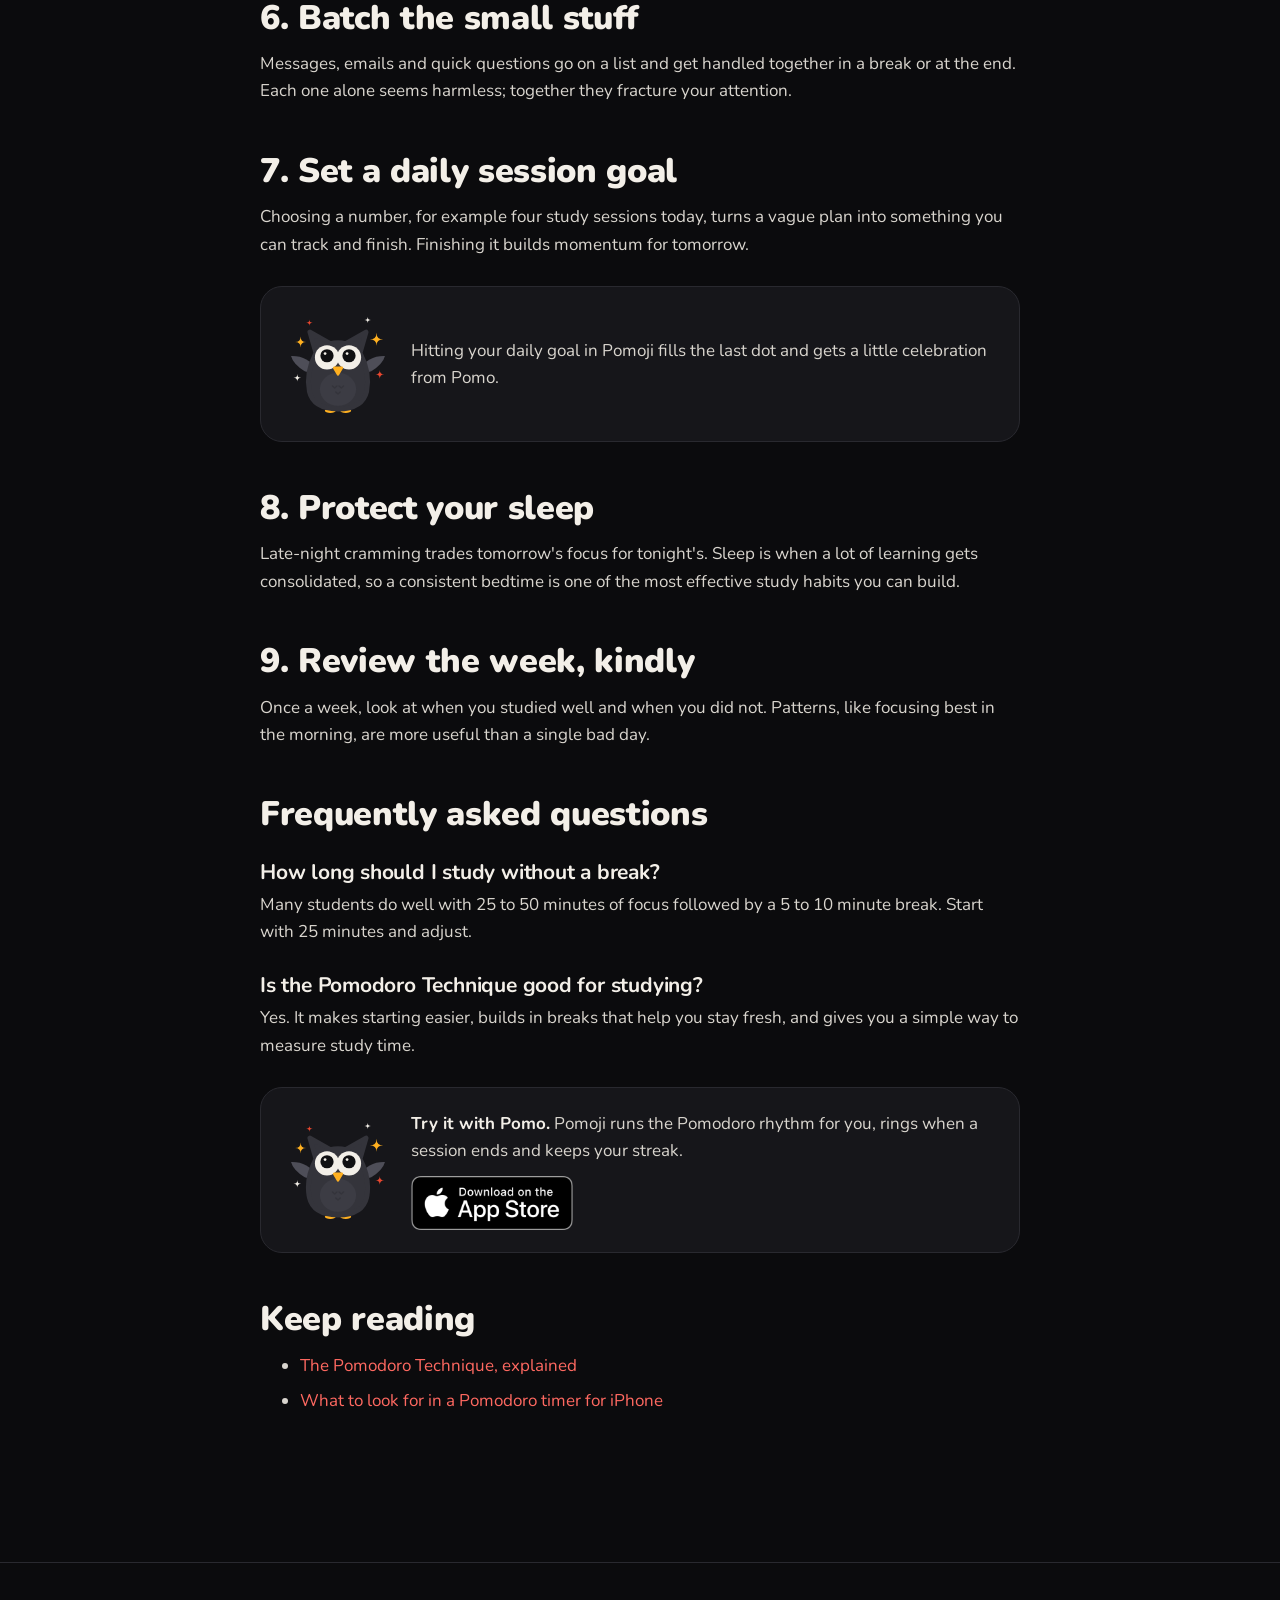
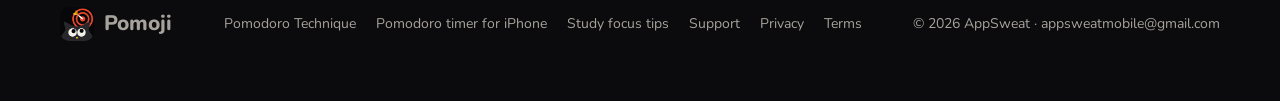
<file: study-focus-tips.html>
<!doctype html>
<html lang="en">
<head>
<meta charset="utf-8">
<meta name="viewport" content="width=device-width, initial-scale=1">
<title>How to Focus When Studying: 9 Habits That Work</title>
<meta name="description" content="Practical ways to focus while studying: timed Pomodoro sessions, phone distance, active recall, real breaks, daily goals and sleep.">
<link rel="canonical" href="https://armagangok.github.io/pomoji-app/study-focus-tips.html">
<meta name="robots" content="index, follow, max-image-preview:large">
<meta name="theme-color" content="#0b0b0d">
<meta name="apple-itunes-app" content="app-id=6754637383">
<meta property="og:type" content="article">
<meta property="og:site_name" content="Pomoji">
<meta property="og:title" content="How to Focus When Studying: 9 Habits That Work">
<meta property="og:description" content="Practical ways to focus while studying: timed Pomodoro sessions, phone distance, active recall, real breaks, daily goals and sleep.">
<meta property="og:url" content="https://armagangok.github.io/pomoji-app/study-focus-tips.html">
<meta property="og:image" content="https://armagangok.github.io/pomoji-app/assets/og-image.png">
<meta property="og:image:width" content="1200">
<meta property="og:image:height" content="630">
<meta name="twitter:card" content="summary_large_image">
<meta name="twitter:title" content="How to Focus When Studying: 9 Habits That Work">
<meta name="twitter:description" content="Practical ways to focus while studying: timed Pomodoro sessions, phone distance, active recall, real breaks, daily goals and sleep.">
<meta name="twitter:image" content="https://armagangok.github.io/pomoji-app/assets/og-image.png">
<link rel="icon" type="image/png" href="assets/favicon-64.png">
<link rel="apple-touch-icon" href="assets/apple-touch-icon.png">
<link rel="preconnect" href="https://fonts.googleapis.com"><link rel="preconnect" href="https://fonts.gstatic.com" crossorigin><link href="https://fonts.googleapis.com/css2?family=Nunito:wght@400;500;600;700;800;900&amp;display=swap" rel="stylesheet">
<link rel="stylesheet" href="site.css">
<link rel="stylesheet" href="poses.css">
<script type="application/ld+json">{
 "@context": "https://schema.org",
 "@graph": [
  {
   "@type": "Organization",
   "@id": "https://armagangok.github.io/pomoji-app/#appsweat",
   "name": "AppSweat",
   "email": "appsweatmobile@gmail.com",
   "url": "https://armagangok.github.io/pomoji-app/"
  },
  {
   "@type": "BreadcrumbList",
   "itemListElement": [
    {
     "@type": "ListItem",
     "position": 1,
     "name": "Pomoji",
     "item": "https://armagangok.github.io/pomoji-app/"
    },
    {
     "@type": "ListItem",
     "position": 2,
     "name": "How to focus when studying",
     "item": "https://armagangok.github.io/pomoji-app/study-focus-tips.html"
    }
   ]
  },
  {
   "@type": "Article",
   "headline": "How to focus when studying",
   "description": "Practical ways to focus while studying: timed Pomodoro sessions, phone distance, active recall, real breaks, daily goals and sleep.",
   "datePublished": "2026-09-24",
   "dateModified": "2026-09-24",
   "author": {
    "@id": "https://armagangok.github.io/pomoji-app/#appsweat"
   },
   "publisher": {
    "@id": "https://armagangok.github.io/pomoji-app/#appsweat"
   },
   "image": "https://armagangok.github.io/pomoji-app/assets/og-image.png",
   "mainEntityOfPage": "https://armagangok.github.io/pomoji-app/study-focus-tips.html"
  },
  {
   "@type": "FAQPage",
   "mainEntity": [
    {
     "@type": "Question",
     "name": "How long should I study without a break?",
     "acceptedAnswer": {
      "@type": "Answer",
      "text": "Many students do well with 25 to 50 minutes of focus followed by a 5 to 10 minute break. Start with 25 minutes and adjust."
     }
    },
    {
     "@type": "Question",
     "name": "Is the Pomodoro Technique good for studying?",
     "acceptedAnswer": {
      "@type": "Answer",
      "text": "Yes. It makes starting easier, builds in breaks that help you stay fresh, and gives you a simple way to measure study time."
     }
    }
   ]
  }
 ]
}</script>
</head>
<body>
<a class="sr-only" href="#main">Skip to content</a>
<header class="topbar"><div class="wrap">
<a class="brand" href="./"><img src="assets/favicon-64.png" alt="" width="34" height="34">Pomoji</a>
<nav class="nav" aria-label="Main">
<a class="hide-sm" href="./#how">How it works</a>
<a class="hide-sm" href="./#companions">Companions</a>
<a class="hide-sm" href="./#guides">Guides</a>
<a class="btn btn-red" href="https://apps.apple.com/app/id6754637383">Download</a>
</nav>
</div></header>
<main id="main" class="article"><div class="wrap">
<nav class="crumbs" aria-label="Breadcrumb"><a href="./">Pomoji</a> / How to focus when studying</nav>
<h1>How to focus when studying</h1>
<p class="dek">Nine habits that make focus the default, not a battle.</p>
<p class="byline">By the Pomoji team · Updated September 24, 2026</p>

<p>Focusing while studying is less about willpower and more about setup. Most lost study time does not come from one big distraction; it comes from dozens of tiny ones: a notification, a quick check, a tab left open. These nine habits remove the friction so focus becomes the default.</p>

<h2>1. Decide what "done" looks like before you start</h2>
<p>"Study biology" is a mood. "Summarize chapter 4 into one page of notes" is a task. Write the target down before the timer starts, so you know exactly what you are aiming at.</p>

<h2>2. Study in short, timed sessions</h2>
<p>Timed sessions, such as 25 minutes of study and a 5-minute break, make it easier to start and easier to keep going. The Pomodoro rhythm also gives you natural checkpoints to notice when your attention drifts.</p>
<div class="callout"><svg class="pose" viewBox="0 0 400 400" role="img" aria-label="Pomo reading a book"><g class="pm-bob"><ellipse cx="172" cy="370" rx="20" ry="8" style="fill:#FFB020"></ellipse><ellipse cx="228" cy="370" rx="20" ry="8" style="fill:#FFB020"></ellipse><path d="M120 160 L98 84 L172 126 Q200 120 228 126 L302 84 L280 160 Q318 232 304 300 Q290 362 200 364 Q110 362 96 300 Q82 232 120 160 Z" style="fill:#34343B;stroke:#34343B;stroke-width:18;stroke-linejoin:round"></path><ellipse cx="200" cy="292" rx="66" ry="60" style="fill:#3C3C44"></ellipse><path d="M180 280 l8 7 l8 -7 M204 280 l8 7 l8 -7 M192 302 l8 7 l8 -7" style="fill:none;stroke:#34343B;stroke-width:5;stroke-linecap:round;stroke-linejoin:round"></path><g class="pm-read"><g class="pm-blink"><circle cx="160" cy="176" r="44" style="fill:#F3EFE8"></circle><circle cx="240" cy="176" r="44" style="fill:#F3EFE8"></circle><circle cx="160" cy="192" r="19" style="fill:#101012"></circle><circle cx="240" cy="192" r="19" style="fill:#101012"></circle><circle cx="153" cy="184" r="5" style="fill:#F3EFE8"></circle><circle cx="233" cy="184" r="5" style="fill:#F3EFE8"></circle></g></g><path d="M189 214 H211 L200 232 Z" style="fill:#FFB020;stroke:#FFB020;stroke-width:9;stroke-linejoin:round"></path><path d="M104 214 Q 74 270 104 322 Q 126 302 130 252 Q 126 226 104 214 Z" transform="rotate(-34 112 224)" style="fill:#4E4E58"></path><path d="M296 214 Q 326 270 296 322 Q 274 302 270 252 Q 274 226 296 214 Z" transform="rotate(34 288 224)" style="fill:#4E4E58"></path><path d="M200 274 Q158 262 110 272 L110 348 Q158 338 200 350 Q242 338 290 348 L290 272 Q242 262 200 274 Z" style="fill:#E8472F;stroke:#E8472F;stroke-width:6;stroke-linejoin:round"></path><path d="M200 268 Q160 256 118 266 L118 340 Q160 330 200 342 Z" style="fill:#F3EFE8"></path><path d="M200 268 Q240 256 282 266 L282 340 Q240 330 200 342 Z" style="fill:#F3EFE8"></path><path d="M184 286 L134 283 M184 299 L134 296 M184 312 L134 309 M184 325 L134 322 M216 286 L266 283 M216 299 L266 296 M216 312 L266 309 M216 325 L266 322 " style="fill:none;stroke:#C9C4BB;stroke-width:4;stroke-linecap:round"></path><path class="pm-flip" d="M200 268 Q240 256 282 266 L282 340 Q240 330 200 342 Z" style="fill:#E6E2DA"></path><path d="M200 270 L200 344" style="stroke:#C9C4BB;stroke-width:3"></path></g></svg><p>In Pomoji, you can even pick the studying Pomo as your focus companion, reading along with you.</p></div>

<h2>3. Move your phone out of reach</h2>
<p>Research on smartphones and attention suggests that simply having your phone nearby can pull on your focus. Put it in another room or face down across the desk. If you use it as your timer, let the countdown live on the Lock Screen so you never need to unlock it.</p>

<h2>4. Use active recall, not rereading</h2>
<p>Close the book and try to explain what you just read, or answer practice questions from memory. It feels harder than rereading, and that effort is exactly what makes it stick.</p>

<h2>5. Take real breaks</h2>
<p>A break that stays on your phone is not a break for your brain. Stand up, stretch, get water or look out of the window. After four sessions, take a longer break of 15 to 30 minutes.</p>

<h2>6. Batch the small stuff</h2>
<p>Messages, emails and quick questions go on a list and get handled together in a break or at the end. Each one alone seems harmless; together they fracture your attention.</p>

<h2>7. Set a daily session goal</h2>
<p>Choosing a number, for example four study sessions today, turns a vague plan into something you can track and finish. Finishing it builds momentum for tomorrow.</p>
<div class="callout"><svg class="pose" viewBox="0 0 400 400" role="img" aria-label="Pomo celebrating"><path class="pm-spark" d="M64 100 Q64 120 84 120 Q64 120 64 140 Q64 120 44 120 Q64 120 64 100 Z" style="fill:#FFB020;animation-delay:0s"></path><path class="pm-spark" d="M340 86 Q340 110 364 110 Q340 110 340 134 Q340 110 316 110 Q340 110 340 86 Z" style="fill:#FFB020;animation-delay:0.4s"></path><path class="pm-spark" d="M52 236 Q52 250 66 250 Q52 250 52 264 Q52 250 38 250 Q52 250 52 236 Z" style="fill:#F3EFE8;animation-delay:0.8s"></path><path class="pm-spark" d="M352 222 Q352 238 368 238 Q352 238 352 254 Q352 238 336 238 Q352 238 352 222 Z" style="fill:#E8472F;animation-delay:0.2s"></path><path class="pm-spark" d="M96 38 Q96 50 108 50 Q96 50 96 62 Q96 50 84 50 Q96 50 96 38 Z" style="fill:#E8472F;animation-delay:0.6s"></path><path class="pm-spark" d="M308 28 Q308 40 320 40 Q308 40 308 52 Q308 40 296 40 Q308 40 308 28 Z" style="fill:#F3EFE8;animation-delay:1s"></path><g class="pm-jump"><g class="pm-flap-l"><path d="M104 214 Q 74 270 104 322 Q 126 302 130 252 Q 126 226 104 214 Z" transform="rotate(118 112 224)" style="fill:#4E4E58"></path></g><g class="pm-flap-r"><path d="M296 214 Q 326 270 296 322 Q 274 302 270 252 Q 274 226 296 214 Z" transform="rotate(-118 288 224)" style="fill:#4E4E58"></path></g><ellipse cx="172" cy="370" rx="20" ry="8" style="fill:#FFB020"></ellipse><ellipse cx="228" cy="370" rx="20" ry="8" style="fill:#FFB020"></ellipse><path d="M120 160 L98 84 L172 126 Q200 120 228 126 L302 84 L280 160 Q318 232 304 300 Q290 362 200 364 Q110 362 96 300 Q82 232 120 160 Z" style="fill:#34343B;stroke:#34343B;stroke-width:18;stroke-linejoin:round"></path><ellipse cx="200" cy="292" rx="66" ry="60" style="fill:#3C3C44"></ellipse><path d="M180 280 l8 7 l8 -7 M204 280 l8 7 l8 -7 M192 302 l8 7 l8 -7" style="fill:none;stroke:#34343B;stroke-width:5;stroke-linecap:round;stroke-linejoin:round"></path><g class="pm-blink"><circle cx="160" cy="176" r="44" style="fill:#F3EFE8"></circle><circle cx="240" cy="176" r="44" style="fill:#F3EFE8"></circle><circle cx="160" cy="170" r="24" style="fill:#101012"></circle><circle cx="240" cy="170" r="24" style="fill:#101012"></circle><circle cx="153" cy="162" r="5" style="fill:#F3EFE8"></circle><circle cx="233" cy="162" r="5" style="fill:#F3EFE8"></circle></g><path d="M186 214 H214 L200 238 Z" style="fill:#FFB020;stroke:#FFB020;stroke-width:9;stroke-linejoin:round"></path></g></svg><p>Hitting your daily goal in Pomoji fills the last dot and gets a little celebration from Pomo.</p></div>

<h2>8. Protect your sleep</h2>
<p>Late-night cramming trades tomorrow's focus for tonight's. Sleep is when a lot of learning gets consolidated, so a consistent bedtime is one of the most effective study habits you can build.</p>

<h2>9. Review the week, kindly</h2>
<p>Once a week, look at when you studied well and when you did not. Patterns, like focusing best in the morning, are more useful than a single bad day.</p>

<h2>Frequently asked questions</h2><h3>How long should I study without a break?</h3><p>Many students do well with 25 to 50 minutes of focus followed by a 5 to 10 minute break. Start with 25 minutes and adjust.</p><h3>Is the Pomodoro Technique good for studying?</h3><p>Yes. It makes starting easier, builds in breaks that help you stay fresh, and gives you a simple way to measure study time.</p>
<div class="callout"><svg class="pose" viewBox="0 0 400 400" role="img" aria-label="Pomo cheering"><path class="pm-spark" d="M64 100 Q64 120 84 120 Q64 120 64 140 Q64 120 44 120 Q64 120 64 100 Z" style="fill:#FFB020;animation-delay:0s"></path><path class="pm-spark" d="M340 86 Q340 110 364 110 Q340 110 340 134 Q340 110 316 110 Q340 110 340 86 Z" style="fill:#FFB020;animation-delay:0.4s"></path><path class="pm-spark" d="M52 236 Q52 250 66 250 Q52 250 52 264 Q52 250 38 250 Q52 250 52 236 Z" style="fill:#F3EFE8;animation-delay:0.8s"></path><path class="pm-spark" d="M352 222 Q352 238 368 238 Q352 238 352 254 Q352 238 336 238 Q352 238 352 222 Z" style="fill:#E8472F;animation-delay:0.2s"></path><path class="pm-spark" d="M96 38 Q96 50 108 50 Q96 50 96 62 Q96 50 84 50 Q96 50 96 38 Z" style="fill:#E8472F;animation-delay:0.6s"></path><path class="pm-spark" d="M308 28 Q308 40 320 40 Q308 40 308 52 Q308 40 296 40 Q308 40 308 28 Z" style="fill:#F3EFE8;animation-delay:1s"></path><g class="pm-jump"><g class="pm-flap-l"><path d="M104 214 Q 74 270 104 322 Q 126 302 130 252 Q 126 226 104 214 Z" transform="rotate(118 112 224)" style="fill:#4E4E58"></path></g><g class="pm-flap-r"><path d="M296 214 Q 326 270 296 322 Q 274 302 270 252 Q 274 226 296 214 Z" transform="rotate(-118 288 224)" style="fill:#4E4E58"></path></g><ellipse cx="172" cy="370" rx="20" ry="8" style="fill:#FFB020"></ellipse><ellipse cx="228" cy="370" rx="20" ry="8" style="fill:#FFB020"></ellipse><path d="M120 160 L98 84 L172 126 Q200 120 228 126 L302 84 L280 160 Q318 232 304 300 Q290 362 200 364 Q110 362 96 300 Q82 232 120 160 Z" style="fill:#34343B;stroke:#34343B;stroke-width:18;stroke-linejoin:round"></path><ellipse cx="200" cy="292" rx="66" ry="60" style="fill:#3C3C44"></ellipse><path d="M180 280 l8 7 l8 -7 M204 280 l8 7 l8 -7 M192 302 l8 7 l8 -7" style="fill:none;stroke:#34343B;stroke-width:5;stroke-linecap:round;stroke-linejoin:round"></path><g class="pm-blink"><circle cx="160" cy="176" r="44" style="fill:#F3EFE8"></circle><circle cx="240" cy="176" r="44" style="fill:#F3EFE8"></circle><circle cx="160" cy="170" r="24" style="fill:#101012"></circle><circle cx="240" cy="170" r="24" style="fill:#101012"></circle><circle cx="153" cy="162" r="5" style="fill:#F3EFE8"></circle><circle cx="233" cy="162" r="5" style="fill:#F3EFE8"></circle></g><path d="M186 214 H214 L200 238 Z" style="fill:#FFB020;stroke:#FFB020;stroke-width:9;stroke-linejoin:round"></path></g></svg><div><p><strong>Try it with Pomo.</strong> Pomoji runs the Pomodoro rhythm for you, rings when a session ends and keeps your streak.</p><p style="margin-top:12px!important"><a class="store-badge" href="https://apps.apple.com/app/id6754637383" aria-label="Download Pomoji on the App Store"><img src="assets/badge-app-store.png" alt="Download on the App Store" width="162" height="54"></a></p></div></div>
<h2>Keep reading</h2><ul><li><a href="pomodoro-technique.html">The Pomodoro Technique, explained</a></li><li><a href="pomodoro-timer-app-iphone.html">What to look for in a Pomodoro timer for iPhone</a></li></ul>
</div></main><footer class="footer"><div class="wrap">
<a class="brand" href="./"><img src="assets/favicon-64.png" alt="" width="34" height="34">Pomoji</a>
<nav aria-label="Footer">
<a href="pomodoro-technique.html">Pomodoro Technique</a>
<a href="pomodoro-timer-app-iphone.html">Pomodoro timer for iPhone</a>
<a href="study-focus-tips.html">Study focus tips</a>
<a href="support.html">Support</a>
<a href="privacy.html">Privacy</a>
<a href="terms.html">Terms</a>
</nav>
<p>© 2026 AppSweat · <a href="mailto:appsweatmobile@gmail.com">appsweatmobile@gmail.com</a></p>
</div></footer>
<script src="site.js" defer></script></body></html>
</file>
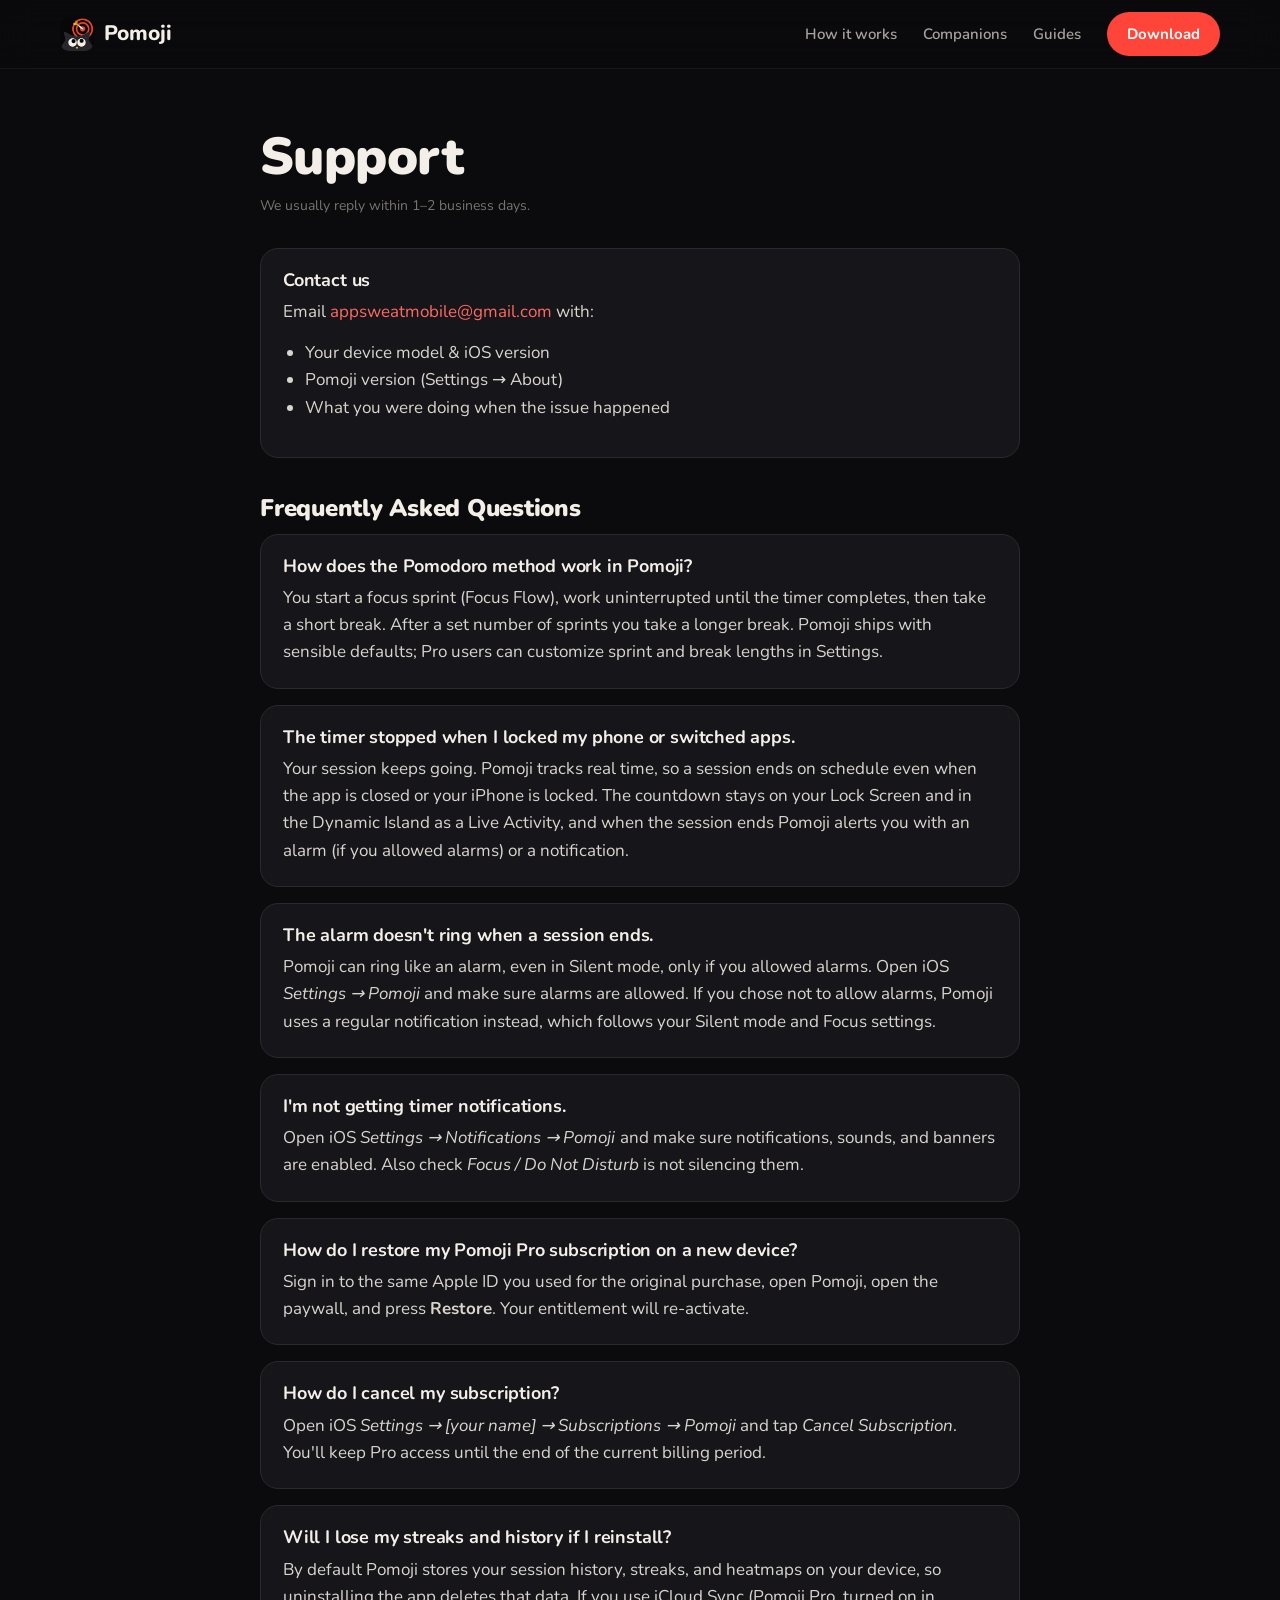
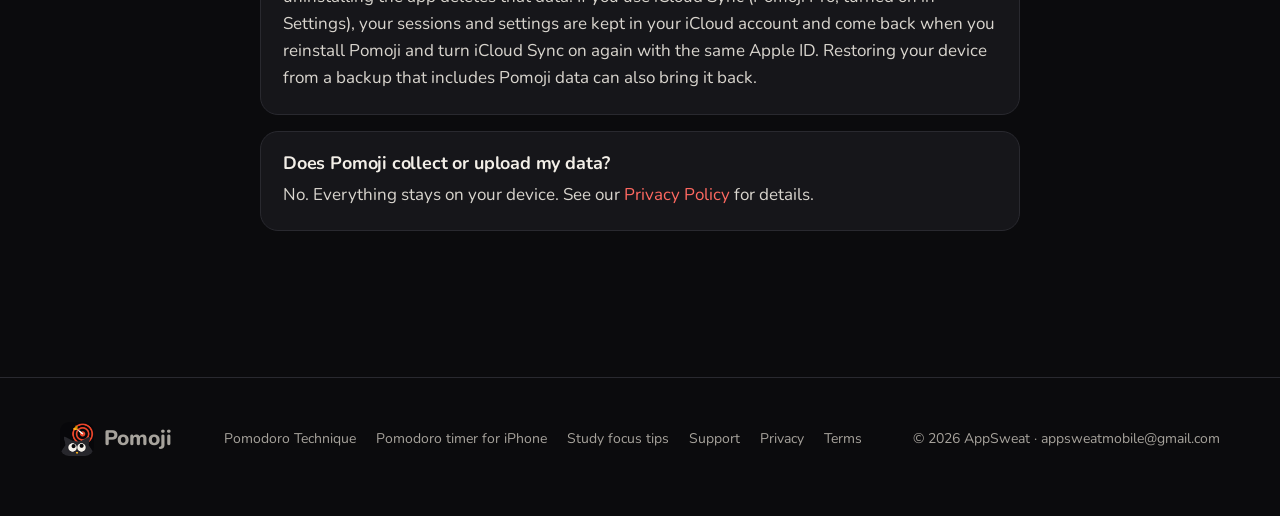
<file: support.html>
<!doctype html>
<html lang="en">
<head>
<meta charset="utf-8">
<meta name="viewport" content="width=device-width, initial-scale=1">
<title>Support — Pomoji</title>
<meta name="description" content="Get help with Pomoji: timers, notifications, alarms, subscriptions and your data.">
<link rel="canonical" href="https://armagangok.github.io/pomoji-app/support.html">
<meta name="robots" content="index, follow, max-image-preview:large">
<meta name="theme-color" content="#0b0b0d">
<meta name="apple-itunes-app" content="app-id=6754637383">
<meta property="og:type" content="website">
<meta property="og:site_name" content="Pomoji">
<meta property="og:title" content="Support — Pomoji">
<meta property="og:description" content="Get help with Pomoji: timers, notifications, alarms, subscriptions and your data.">
<meta property="og:url" content="https://armagangok.github.io/pomoji-app/support.html">
<meta property="og:image" content="https://armagangok.github.io/pomoji-app/assets/og-image.png">
<meta property="og:image:width" content="1200">
<meta property="og:image:height" content="630">
<meta name="twitter:card" content="summary_large_image">
<meta name="twitter:title" content="Support — Pomoji">
<meta name="twitter:description" content="Get help with Pomoji: timers, notifications, alarms, subscriptions and your data.">
<meta name="twitter:image" content="https://armagangok.github.io/pomoji-app/assets/og-image.png">
<link rel="icon" type="image/png" href="assets/favicon-64.png">
<link rel="apple-touch-icon" href="assets/apple-touch-icon.png">
<link rel="preconnect" href="https://fonts.googleapis.com"><link rel="preconnect" href="https://fonts.gstatic.com" crossorigin><link href="https://fonts.googleapis.com/css2?family=Nunito:wght@400;500;600;700;800;900&amp;display=swap" rel="stylesheet">
<link rel="stylesheet" href="site.css">
<link rel="stylesheet" href="poses.css">

</head>
<body>
<a class="sr-only" href="#main">Skip to content</a>
<header class="topbar"><div class="wrap">
<a class="brand" href="./"><img src="assets/favicon-64.png" alt="" width="34" height="34">Pomoji</a>
<nav class="nav" aria-label="Main">
<a class="hide-sm" href="./#how">How it works</a>
<a class="hide-sm" href="./#companions">Companions</a>
<a class="hide-sm" href="./#guides">Guides</a>
<a class="btn btn-red" href="https://apps.apple.com/app/id6754637383">Download</a>
</nav>
</div></header>
<main id="main" class="legal"><div class="wrap">

  <h1>Support</h1>
  <p class="meta">We usually reply within 1–2 business days.</p>

  <div class="card">
    <h3>Contact us</h3>
    <p>Email <a href="mailto:appsweatmobile@gmail.com?subject=Pomoji%20Support">appsweatmobile@gmail.com</a> with:</p>
    <ul>
      <li>Your device model &amp; iOS version</li>
      <li>Pomoji version (Settings → About)</li>
      <li>What you were doing when the issue happened</li>
    </ul>
  </div>

  <h2>Frequently Asked Questions</h2>

  <div class="card">
    <h3>How does the Pomodoro method work in Pomoji?</h3>
    <p>You start a focus sprint (Focus Flow), work uninterrupted until the timer completes, then take a short break. After a set number of sprints you take a longer break. Pomoji ships with sensible defaults; Pro users can customize sprint and break lengths in Settings.</p>
  </div>

  <div class="card">
    <h3>The timer stopped when I locked my phone or switched apps.</h3>
    <p>Your session keeps going. Pomoji tracks real time, so a session ends on schedule even when the app is closed or your iPhone is locked. The countdown stays on your Lock Screen and in the Dynamic Island as a Live Activity, and when the session ends Pomoji alerts you with an alarm (if you allowed alarms) or a notification.</p>
  </div>

  <div class="card">
    <h3>The alarm doesn't ring when a session ends.</h3>
    <p>Pomoji can ring like an alarm, even in Silent mode, only if you allowed alarms. Open iOS <em>Settings → Pomoji</em> and make sure alarms are allowed. If you chose not to allow alarms, Pomoji uses a regular notification instead, which follows your Silent mode and Focus settings.</p>
  </div>

  <div class="card">
    <h3>I'm not getting timer notifications.</h3>
    <p>Open iOS <em>Settings → Notifications → Pomoji</em> and make sure notifications, sounds, and banners are enabled. Also check <em>Focus / Do Not Disturb</em> is not silencing them.</p>
  </div>

  <div class="card">
    <h3>How do I restore my Pomoji Pro subscription on a new device?</h3>
    <p>Sign in to the same Apple ID you used for the original purchase, open Pomoji, open the paywall, and press <strong>Restore</strong>. Your entitlement will re-activate.</p>
  </div>

  <div class="card">
    <h3>How do I cancel my subscription?</h3>
    <p>Open iOS <em>Settings → [your name] → Subscriptions → Pomoji</em> and tap <em>Cancel Subscription</em>. You'll keep Pro access until the end of the current billing period.</p>
  </div>

  <div class="card">
    <h3>Will I lose my streaks and history if I reinstall?</h3>
    <p>By default Pomoji stores your session history, streaks, and heatmaps on your device, so uninstalling the app deletes that data. If you use iCloud Sync (Pomoji Pro, turned on in Settings), your sessions and settings are kept in your iCloud account and come back when you reinstall Pomoji and turn iCloud Sync on again with the same Apple ID. Restoring your device from a backup that includes Pomoji data can also bring it back.</p>
  </div>

  <div class="card">
    <h3>Does Pomoji collect or upload my data?</h3>
    <p>No. Everything stays on your device. See our <a href="privacy.html">Privacy Policy</a> for details.</p>
  </div>

  </div></main><footer class="footer"><div class="wrap">
<a class="brand" href="./"><img src="assets/favicon-64.png" alt="" width="34" height="34">Pomoji</a>
<nav aria-label="Footer">
<a href="pomodoro-technique.html">Pomodoro Technique</a>
<a href="pomodoro-timer-app-iphone.html">Pomodoro timer for iPhone</a>
<a href="study-focus-tips.html">Study focus tips</a>
<a href="support.html">Support</a>
<a href="privacy.html">Privacy</a>
<a href="terms.html">Terms</a>
</nav>
<p>© 2026 AppSweat · <a href="mailto:appsweatmobile@gmail.com">appsweatmobile@gmail.com</a></p>
</div></footer>
</body></html>
</file>
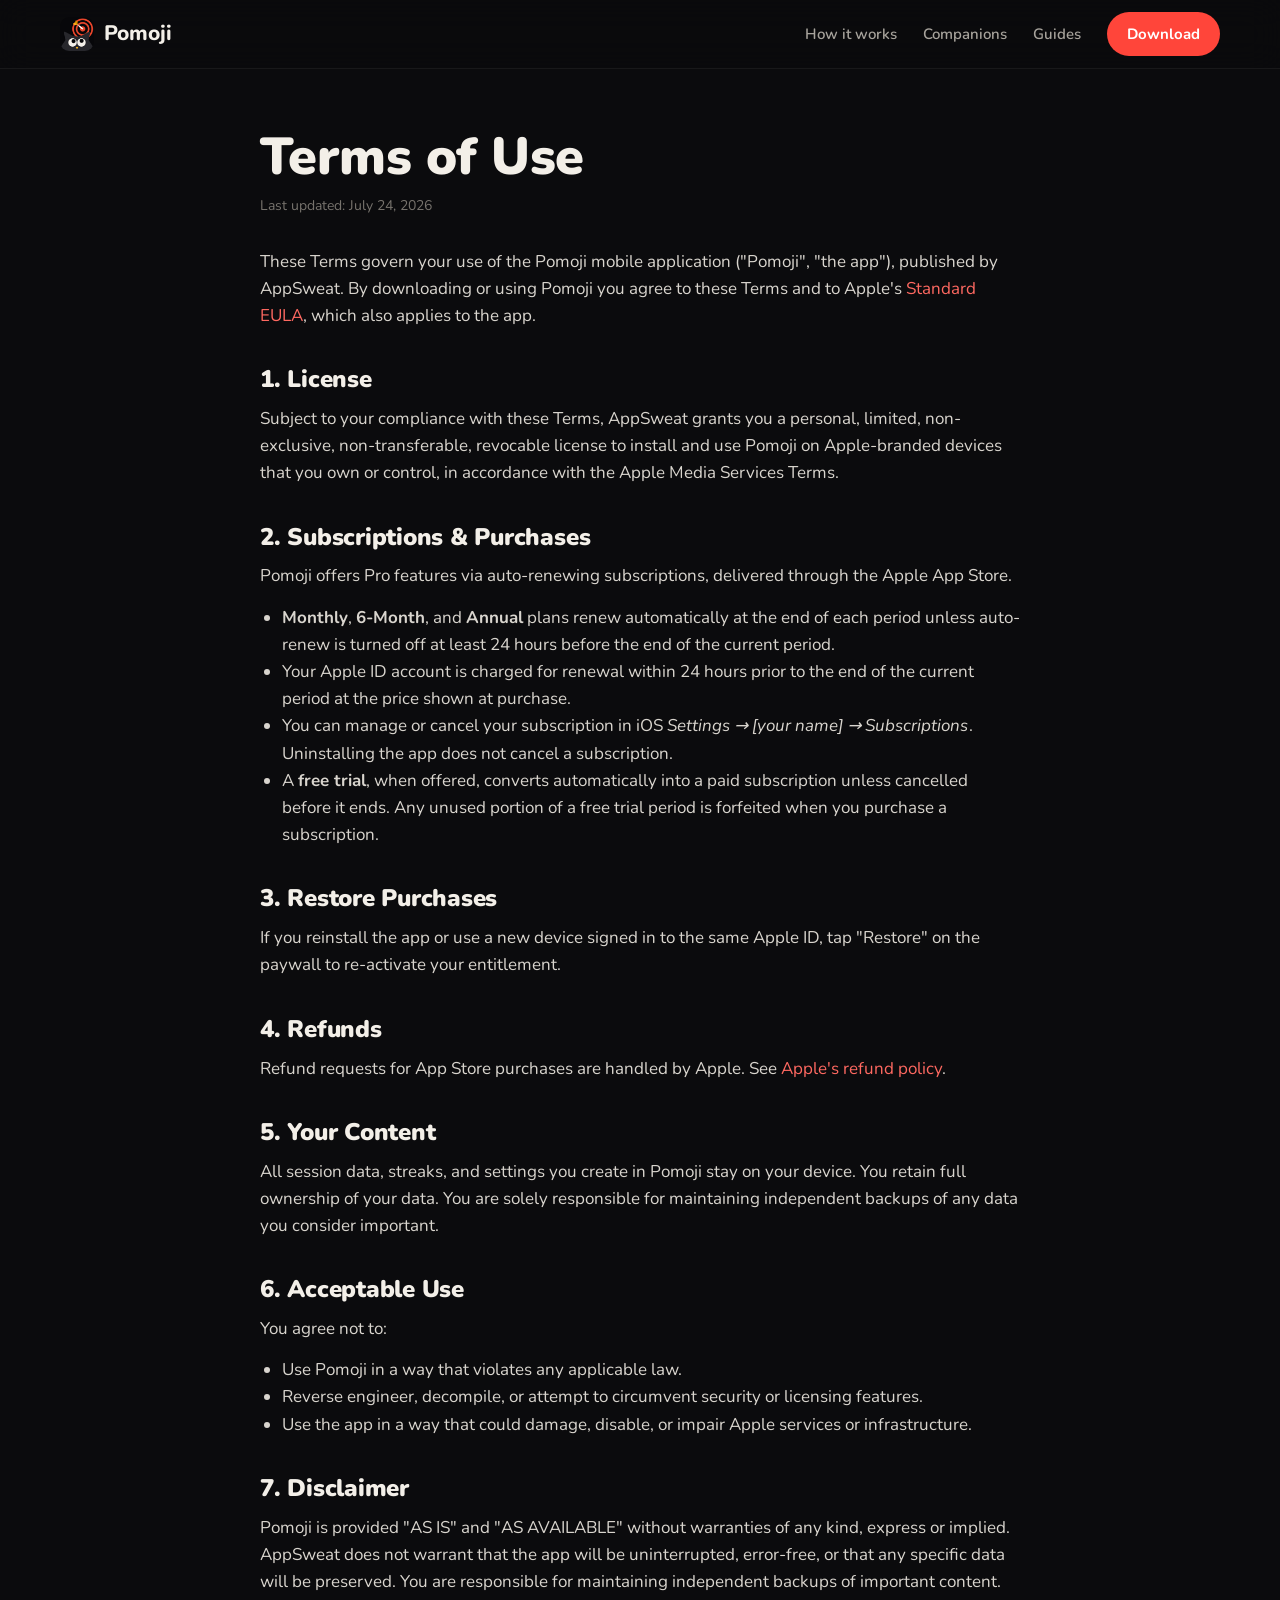
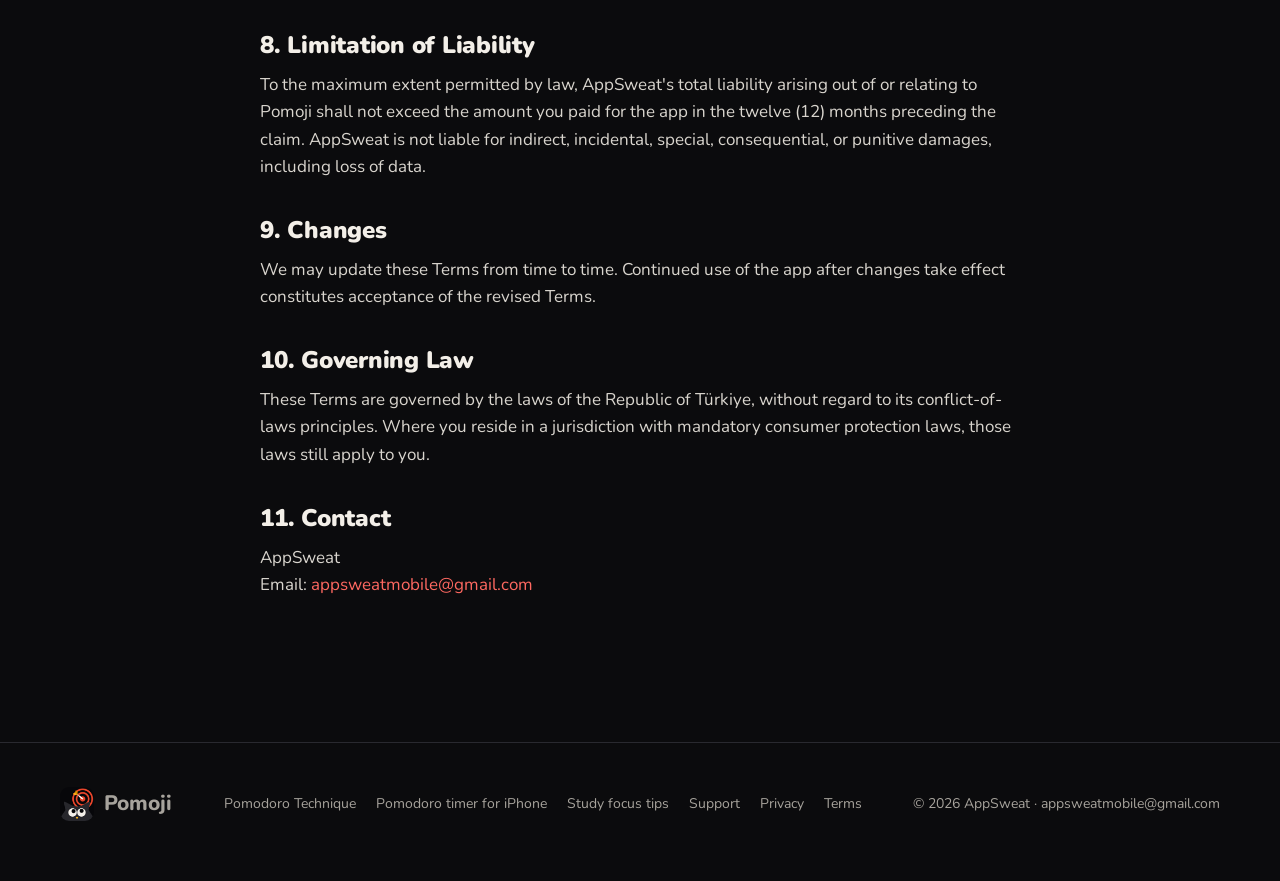
<file: terms.html>
<!doctype html>
<html lang="en">
<head>
<meta charset="utf-8">
<meta name="viewport" content="width=device-width, initial-scale=1">
<title>Terms of Use — Pomoji</title>
<meta name="description" content="Terms of use for Pomoji and Pomoji Pro subscriptions.">
<link rel="canonical" href="https://armagangok.github.io/pomoji-app/terms.html">
<meta name="robots" content="index, follow, max-image-preview:large">
<meta name="theme-color" content="#0b0b0d">
<meta name="apple-itunes-app" content="app-id=6754637383">
<meta property="og:type" content="website">
<meta property="og:site_name" content="Pomoji">
<meta property="og:title" content="Terms of Use — Pomoji">
<meta property="og:description" content="Terms of use for Pomoji and Pomoji Pro subscriptions.">
<meta property="og:url" content="https://armagangok.github.io/pomoji-app/terms.html">
<meta property="og:image" content="https://armagangok.github.io/pomoji-app/assets/og-image.png">
<meta property="og:image:width" content="1200">
<meta property="og:image:height" content="630">
<meta name="twitter:card" content="summary_large_image">
<meta name="twitter:title" content="Terms of Use — Pomoji">
<meta name="twitter:description" content="Terms of use for Pomoji and Pomoji Pro subscriptions.">
<meta name="twitter:image" content="https://armagangok.github.io/pomoji-app/assets/og-image.png">
<link rel="icon" type="image/png" href="assets/favicon-64.png">
<link rel="apple-touch-icon" href="assets/apple-touch-icon.png">
<link rel="preconnect" href="https://fonts.googleapis.com"><link rel="preconnect" href="https://fonts.gstatic.com" crossorigin><link href="https://fonts.googleapis.com/css2?family=Nunito:wght@400;500;600;700;800;900&amp;display=swap" rel="stylesheet">
<link rel="stylesheet" href="site.css">
<link rel="stylesheet" href="poses.css">

</head>
<body>
<a class="sr-only" href="#main">Skip to content</a>
<header class="topbar"><div class="wrap">
<a class="brand" href="./"><img src="assets/favicon-64.png" alt="" width="34" height="34">Pomoji</a>
<nav class="nav" aria-label="Main">
<a class="hide-sm" href="./#how">How it works</a>
<a class="hide-sm" href="./#companions">Companions</a>
<a class="hide-sm" href="./#guides">Guides</a>
<a class="btn btn-red" href="https://apps.apple.com/app/id6754637383">Download</a>
</nav>
</div></header>
<main id="main" class="legal"><div class="wrap">

  <h1>Terms of Use</h1>
  <p class="meta">Last updated: July 24, 2026</p>

  <p>These Terms govern your use of the Pomoji mobile application ("Pomoji", "the app"), published by AppSweat. By downloading or using Pomoji you agree to these Terms and to Apple's <a href="https://www.apple.com/legal/internet-services/itunes/dev/stdeula/">Standard EULA</a>, which also applies to the app.</p>

  <h2>1. License</h2>
  <p>Subject to your compliance with these Terms, AppSweat grants you a personal, limited, non-exclusive, non-transferable, revocable license to install and use Pomoji on Apple-branded devices that you own or control, in accordance with the Apple Media Services Terms.</p>

  <h2>2. Subscriptions & Purchases</h2>
  <p>Pomoji offers Pro features via auto-renewing subscriptions, delivered through the Apple App Store.</p>
  <ul>
    <li><strong>Monthly</strong>, <strong>6-Month</strong>, and <strong>Annual</strong> plans renew automatically at the end of each period unless auto-renew is turned off at least 24 hours before the end of the current period.</li>
    <li>Your Apple ID account is charged for renewal within 24 hours prior to the end of the current period at the price shown at purchase.</li>
    <li>You can manage or cancel your subscription in iOS <em>Settings → [your name] → Subscriptions</em>. Uninstalling the app does not cancel a subscription.</li>
    <li>A <strong>free trial</strong>, when offered, converts automatically into a paid subscription unless cancelled before it ends. Any unused portion of a free trial period is forfeited when you purchase a subscription.</li>
  </ul>

  <h2>3. Restore Purchases</h2>
  <p>If you reinstall the app or use a new device signed in to the same Apple ID, tap "Restore" on the paywall to re-activate your entitlement.</p>

  <h2>4. Refunds</h2>
  <p>Refund requests for App Store purchases are handled by Apple. See <a href="https://support.apple.com/en-us/HT204084">Apple's refund policy</a>.</p>

  <h2>5. Your Content</h2>
  <p>All session data, streaks, and settings you create in Pomoji stay on your device. You retain full ownership of your data. You are solely responsible for maintaining independent backups of any data you consider important.</p>

  <h2>6. Acceptable Use</h2>
  <p>You agree not to:</p>
  <ul>
    <li>Use Pomoji in a way that violates any applicable law.</li>
    <li>Reverse engineer, decompile, or attempt to circumvent security or licensing features.</li>
    <li>Use the app in a way that could damage, disable, or impair Apple services or infrastructure.</li>
  </ul>

  <h2>7. Disclaimer</h2>
  <p>Pomoji is provided "AS IS" and "AS AVAILABLE" without warranties of any kind, express or implied. AppSweat does not warrant that the app will be uninterrupted, error-free, or that any specific data will be preserved. You are responsible for maintaining independent backups of important content.</p>

  <h2>8. Limitation of Liability</h2>
  <p>To the maximum extent permitted by law, AppSweat's total liability arising out of or relating to Pomoji shall not exceed the amount you paid for the app in the twelve (12) months preceding the claim. AppSweat is not liable for indirect, incidental, special, consequential, or punitive damages, including loss of data.</p>

  <h2>9. Changes</h2>
  <p>We may update these Terms from time to time. Continued use of the app after changes take effect constitutes acceptance of the revised Terms.</p>

  <h2>10. Governing Law</h2>
  <p>These Terms are governed by the laws of the Republic of Türkiye, without regard to its conflict-of-laws principles. Where you reside in a jurisdiction with mandatory consumer protection laws, those laws still apply to you.</p>

  <h2>11. Contact</h2>
  <p>AppSweat<br>Email: <a href="mailto:appsweatmobile@gmail.com">appsweatmobile@gmail.com</a></p>

  </div></main><footer class="footer"><div class="wrap">
<a class="brand" href="./"><img src="assets/favicon-64.png" alt="" width="34" height="34">Pomoji</a>
<nav aria-label="Footer">
<a href="pomodoro-technique.html">Pomodoro Technique</a>
<a href="pomodoro-timer-app-iphone.html">Pomodoro timer for iPhone</a>
<a href="study-focus-tips.html">Study focus tips</a>
<a href="support.html">Support</a>
<a href="privacy.html">Privacy</a>
<a href="terms.html">Terms</a>
</nav>
<p>© 2026 AppSweat · <a href="mailto:appsweatmobile@gmail.com">appsweatmobile@gmail.com</a></p>
</div></footer>
</body></html>
</file>
<file: site.css>
/* Pomoji — site styles. Brand: ink, cream, tomato red, amber. */
:root {
  --ink: #0b0b0d;
  --ink-2: #111114;
  --surface: #16161a;
  --surface-2: #1d1d22;
  --line: #29292f;
  --cream: #f3efe8;
  --muted: #a7a39c;
  --dim: #77736d;
  /* App accent: SwiftUI system red (dark appearance), as returned by ThemeService.getAccentColor(). */
  --red: #ff453a;
  --red-2: #ff6961;
  --amber: #ffb020;
  --night: #43519a;
  --radius: 22px;
  --radius-lg: 32px;
  --wrap: 1160px;
  /* SF Pro Rounded on Apple devices (the app's font); Nunito is the closest rounded fallback elsewhere. */
  --display: ui-rounded, "SF Pro Rounded", "Nunito", system-ui, sans-serif;
  --body: ui-rounded, "SF Pro Rounded", "Nunito", system-ui, sans-serif;
}

* { box-sizing: border-box; }
html { -webkit-text-size-adjust: 100%; scroll-behavior: smooth; }
body {
  margin: 0;
  background: var(--ink);
  color: var(--cream);
  font-family: var(--body);
  font-size: 17px;
  line-height: 1.6;
  -webkit-font-smoothing: antialiased;
  overflow-x: hidden;
}
img, svg { display: block; max-width: 100%; }
a { color: var(--red-2); text-decoration: none; }
a:hover { text-decoration: underline; text-underline-offset: 3px; }
:focus-visible { outline: 3px solid var(--amber); outline-offset: 3px; border-radius: 10px; }
.sr-only { position: absolute; width: 1px; height: 1px; overflow: hidden; clip: rect(0 0 0 0); white-space: nowrap; }
.wrap { width: min(var(--wrap), 100% - 40px); margin-inline: auto; }

h1, h2, h3 { font-family: var(--display); line-height: 1.08; letter-spacing: -0.01em; margin: 0; }
h1 { font-size: clamp(42px, 6.2vw, 74px); font-weight: 900; }
h2 { font-size: clamp(32px, 4.2vw, 50px); font-weight: 900; }
h3 { font-size: 21px; font-weight: 700; letter-spacing: -0.01em; }
p { margin: 0; }
.lead { font-size: clamp(18px, 2vw, 21px); color: var(--muted); max-width: 620px; }
.eyebrow {
  display: inline-flex; align-items: center; gap: 8px;
  font-size: 13px; font-weight: 700; letter-spacing: 0.08em; text-transform: uppercase;
  color: var(--amber);
}
.eyebrow::before { content: ""; width: 8px; height: 8px; border-radius: 50%; background: var(--red); box-shadow: 0 0 0 4px rgba(255, 69, 58, .18); }
.accent { color: var(--red); }

/* ---------- Top bar ---------- */
.topbar {
  position: sticky; top: 0; z-index: 50;
  background: rgba(11, 11, 13, .72);
  backdrop-filter: saturate(160%) blur(16px);
  -webkit-backdrop-filter: saturate(160%) blur(16px);
  border-bottom: 1px solid rgba(255, 255, 255, .06);
}
.topbar .wrap { display: flex; align-items: center; justify-content: space-between; height: 68px; gap: 16px; }
.brand { display: flex; align-items: center; gap: 10px; color: var(--cream); font-family: var(--display); font-weight: 800; font-size: 21px; }
.brand:hover { text-decoration: none; }
.brand img { width: 34px; height: 34px; border-radius: 9px; }
.nav { display: flex; align-items: center; gap: 26px; font-size: 15px; font-weight: 600; }
.nav a { color: var(--muted); }
.nav a:hover { color: var(--cream); text-decoration: none; }
.btn {
  display: inline-flex; align-items: center; justify-content: center; gap: 8px;
  min-height: 44px; padding: 0 20px; border-radius: 999px;
  font-weight: 700; font-size: 15px; border: 0; cursor: pointer; font-family: var(--body);
}
.btn:hover { text-decoration: none; }
.btn-red { background: var(--red); color: #fff; }
.btn-red:hover { background: #e63b31; }
.btn-ghost { background: var(--surface-2); color: var(--cream); border: 1px solid var(--line); }
.nav .btn-red { color: #fff; }
@media (max-width: 860px) { .nav .hide-sm { display: none; } }

/* ---------- Hero ---------- */
.hero { position: relative; padding: 72px 0 40px; }
.hero .wrap { display: grid; grid-template-columns: 1.05fr 1fr; gap: 40px; align-items: center; }
.hero-copy { display: flex; flex-direction: column; gap: 22px; }
.hero-copy h1 .accent { display: inline-block; }
.store-row { display: flex; align-items: center; gap: 18px; flex-wrap: wrap; margin-top: 6px; }
.store-badge img { height: 54px; width: auto; }
.store-meta { color: var(--muted); font-size: 14px; }
.chips { display: flex; flex-wrap: wrap; gap: 8px; }
.chip {
  display: inline-flex; align-items: center; gap: 7px;
  padding: 7px 12px; border-radius: 999px; font-size: 13px; font-weight: 600;
  background: var(--surface); border: 1px solid var(--line); color: var(--muted);
}
.chip svg { width: 15px; height: 15px; color: var(--amber); }

.stage { position: relative; display: grid; place-items: center; }
.stage-rings { position: absolute; inset: 50% auto auto 50%; width: min(560px, 118%); aspect-ratio: 1; transform: translate(-50%, -50%); pointer-events: none; }
.stage-rings circle { fill: none; stroke-width: 34; }
.pomo-button {
  position: relative; width: min(440px, 88vw); aspect-ratio: 1;
  background: none; border: 0; padding: 0; cursor: pointer; border-radius: 50%;
  -webkit-tap-highlight-color: transparent;
}
.pomo-button svg { width: 100%; height: 100%; overflow: visible; }
.pomo-hint {
  position: absolute; left: 50%; bottom: -6px; transform: translateX(-50%);
  display: inline-flex; align-items: center; gap: 8px; white-space: nowrap;
  padding: 9px 14px; border-radius: 999px; font-size: 14px; font-weight: 700;
  background: var(--surface-2); border: 1px solid var(--line); color: var(--cream);
  transition: opacity .3s ease, transform .3s ease;
}
.pomo-hint .dot { width: 8px; height: 8px; border-radius: 50%; background: var(--amber); animation: pulse 1.6s ease-in-out infinite; }
@keyframes pulse { 0%, 100% { opacity: .35; } 50% { opacity: 1; } }
.bubble {
  position: absolute; top: 4%; right: 2%; max-width: 230px;
  padding: 12px 16px; border-radius: 20px 20px 20px 6px;
  background: var(--cream); color: var(--ink); font-weight: 800; font-family: var(--display); font-size: 18px; line-height: 1.2;
  box-shadow: 0 16px 40px rgba(0, 0, 0, .45);
  opacity: 0; transform: translateY(8px) scale(.94); transform-origin: bottom left;
  transition: opacity .35s ease, transform .35s cubic-bezier(.2, .9, .3, 1.3);
  pointer-events: none;
}
.stage.awake .bubble { opacity: 1; transform: none; }
.stage.awake .pomo-hint { opacity: 0; transform: translateX(-50%) translateY(6px); }

/* Interactive Pomo states */
#pomo .h-eyes-open { transform-origin: 200px 176px; transform: scaleY(.06); opacity: 0; transition: transform .28s ease, opacity .2s ease; }
#pomo .h-eyes-closed { transition: opacity .2s ease; }
#pomo.awake .h-eyes-open { transform: scaleY(1); opacity: 1; }
#pomo.awake .h-eyes-closed { opacity: 0; }
#pomo .h-pupils { transition: transform .12s ease-out; }
#pomo .h-cap { transform-origin: 230px 110px; transition: transform .7s cubic-bezier(.3, .7, .3, 1), opacity .5s ease .15s; }
#pomo.awake .h-cap { transform: translate(120px, -170px) rotate(48deg); opacity: 0; }
#pomo .h-zzz { transition: opacity .3s ease; }
#pomo.awake .h-zzz { opacity: 0; }
#pomo .h-breathe { transform-origin: 200px 372px; animation: h-breathe 4.4s ease-in-out infinite; }
@keyframes h-breathe { 0%, 100% { transform: scale(1, 1); } 50% { transform: scale(1.02, 1.045); } }
#pomo.awake .h-breathe { animation: none; }
#pomo .h-sway { transform-origin: 200px 360px; transform: rotate(6deg); transition: transform .5s ease; }
#pomo.awake .h-sway { transform: rotate(0deg); }
#pomo .h-wing-l { transform-origin: 112px 224px; transition: transform .4s ease; }
#pomo .h-wing-r { transform-origin: 288px 224px; transition: transform .4s ease; }
#pomo.flapping .h-wing-l { animation: h-flap-l .32s ease-in-out 5 alternate; }
#pomo.flapping .h-wing-r { animation: h-flap-r .32s ease-in-out 5 alternate; }
@keyframes h-flap-l { from { transform: rotate(40deg); } to { transform: rotate(112deg); } }
@keyframes h-flap-r { from { transform: rotate(-40deg); } to { transform: rotate(-112deg); } }
#pomo .h-hop { transform-origin: 200px 372px; }
#pomo.flapping .h-hop { animation: h-hop .64s cubic-bezier(.3, .7, .4, 1) 3; }
@keyframes h-hop { 0%, 100% { transform: translateY(0) scale(1, 1); } 15% { transform: translateY(0) scale(1.05, .93); } 50% { transform: translateY(-34px) scale(.97, 1.04); } 85% { transform: translateY(0) scale(1.04, .95); } }
#pomo .h-sparks { opacity: 0; transition: opacity .3s ease; }
#pomo.flapping .h-sparks { opacity: 1; }
#pomo .h-yawn { transform-box: fill-box; transform-origin: top center; transition: transform .4s ease; }
#pomo.yawning .h-yawn { transform: scaleY(1.9); }

/* ---------- Sections ---------- */
section { position: relative; }
.section { padding: 110px 0; }
.section-head { display: flex; flex-direction: column; gap: 16px; max-width: 760px; margin-bottom: 52px; }
.section-head.center { align-items: center; text-align: center; margin-inline: auto; }

/* Steps */
.steps { display: grid; grid-template-columns: repeat(3, minmax(0, 1fr)); gap: 18px; }
.step {
  background: linear-gradient(180deg, var(--surface) 0%, var(--ink-2) 100%);
  border: 1px solid var(--line); border-radius: var(--radius-lg);
  padding: 22px 26px 30px; display: flex; flex-direction: column; gap: 10px;
}
.step .pose { width: 100%; max-width: 230px; aspect-ratio: 1; margin: 0 auto 4px; }
.step .num { font-family: var(--display); font-weight: 800; color: var(--red); font-size: 15px; letter-spacing: .06em; text-transform: uppercase; }
.step p { color: var(--muted); }

/* Features */
.features { display: grid; grid-template-columns: repeat(4, minmax(0, 1fr)); gap: 16px; }
.feature {
  grid-column: span 1;
  background: var(--surface); border: 1px solid var(--line); border-radius: var(--radius);
  padding: 26px; display: flex; flex-direction: column; gap: 10px;
}
.feature.wide { grid-column: span 2; }
.feature .icon {
  width: 46px; height: 46px; border-radius: 14px; display: grid; place-items: center;
  background: rgba(255, 69, 58, .12); color: var(--red-2); margin-bottom: 6px;
}
.feature .icon svg { width: 24px; height: 24px; }
.feature p { color: var(--muted); font-size: 15.5px; }
.pro { display: inline-block; font-size: 11px; font-weight: 800; letter-spacing: .06em; color: var(--ink); background: var(--amber); border-radius: 6px; padding: 2px 6px; vertical-align: 3px; margin-left: 6px; }

/* Companions gallery */
.tabs { display: inline-flex; gap: 6px; padding: 6px; border-radius: 999px; background: var(--surface); border: 1px solid var(--line); margin-bottom: 30px; flex-wrap: wrap; }
.tab {
  display: inline-flex; align-items: center; gap: 8px; min-height: 44px; padding: 0 18px; border-radius: 999px;
  background: none; border: 0; color: var(--muted); font: 700 15px var(--body); cursor: pointer;
}
.tab svg { width: 17px; height: 17px; }
.tab[aria-selected="true"] { background: var(--cream); color: var(--ink); }
.gallery { display: grid; grid-template-columns: repeat(3, minmax(0, 1fr)); gap: 16px; }
.gallery[hidden] { display: none; }
.pal {
  position: relative; background: #0e0e10; border: 1px solid var(--line); border-radius: var(--radius);
  padding: 14px 14px 18px; display: flex; flex-direction: column; align-items: center; gap: 4px; text-align: center;
}
.pal .pose { width: 100%; max-width: 230px; aspect-ratio: 1; }
.pal h3 { font-size: 18px; }
.pal p { color: var(--muted); font-size: 13.5px; line-height: 1.4; }

/* Screens (placeholders until real screenshots land) */
.screens { display: flex; justify-content: safe center; gap: 22px; overflow-x: auto; scroll-snap-type: x mandatory; padding: 6px 4px 22px; scrollbar-width: thin; }
.screen { flex: 0 0 auto; width: 260px; margin: 0; scroll-snap-align: center; display: flex; flex-direction: column; gap: 14px; align-items: center; text-align: center; }
.phone {
  width: 100%; border-radius: 42px; padding: 10px;
  background: linear-gradient(160deg, #2a2a30, #121215); box-shadow: 0 30px 60px rgba(0, 0, 0, .5), inset 0 0 0 1px rgba(255, 255, 255, .06);
}
.phone .glass { width: 100%; aspect-ratio: 1320 / 2868; border-radius: 33px; background: var(--ink-2); overflow: hidden; display: grid; place-items: center; }
.phone .glass img { width: 100%; height: 100%; object-fit: cover; }
.placeholder { display: flex; flex-direction: column; align-items: center; gap: 10px; color: var(--dim); font-size: 13px; font-weight: 700; padding: 20px; border: 2px dashed var(--line); border-radius: 26px; width: 86%; height: 90%; justify-content: center; }
.placeholder svg { width: 34px; height: 34px; }
.screen figcaption { color: var(--muted); font-size: 15px; font-weight: 600; }
@media (min-width: 981px) { .screen { width: calc((100% - 4 * 22px - 8px) / 5); } }

/* Guides */
.guides { display: grid; grid-template-columns: repeat(3, minmax(0, 1fr)); gap: 16px; }
.guide {
  display: flex; flex-direction: column; gap: 10px; padding: 26px; border-radius: var(--radius);
  background: var(--surface); border: 1px solid var(--line); color: var(--cream);
  transition: transform .2s ease, border-color .2s ease;
}
.guide:hover { transform: translateY(-3px); border-color: #3a3a42; text-decoration: none; }
.guide .kicker { color: var(--amber); font-size: 12px; font-weight: 800; letter-spacing: .08em; text-transform: uppercase; }
.guide p { color: var(--muted); font-size: 15.5px; }
.guide .more { color: var(--red-2); font-weight: 700; font-size: 15px; margin-top: auto; }

/* FAQ */
.faq { display: flex; flex-direction: column; gap: 10px; max-width: 820px; margin-inline: auto; }
.faq details { background: var(--surface); border: 1px solid var(--line); border-radius: 18px; padding: 0 22px; }
.faq summary {
  list-style: none; cursor: pointer; padding: 20px 0; font-weight: 700; font-size: 17.5px;
  display: flex; justify-content: space-between; gap: 16px; align-items: center;
}
.faq summary::-webkit-details-marker { display: none; }
.faq summary::after { content: "+"; font-size: 26px; color: var(--red); line-height: 1; transition: transform .2s ease; }
.faq details[open] summary::after { transform: rotate(45deg); }
.faq details p { color: var(--muted); padding-bottom: 20px; }

/* CTA */
.cta {
  display: grid; grid-template-columns: 220px 1fr; gap: 28px; align-items: center;
  padding: 44px; border-radius: var(--radius-lg);
  background: radial-gradient(120% 140% at 0% 0%, rgba(255, 69, 58, .22), transparent 55%), var(--surface);
  border: 1px solid var(--line);
}
.cta .pose { width: 100%; aspect-ratio: 1; }
.cta-copy { display: flex; flex-direction: column; gap: 16px; align-items: flex-start; }

/* Footer */
.footer { border-top: 1px solid var(--line); padding: 44px 0 60px; margin-top: 110px; color: var(--muted); font-size: 14px; }
.footer .wrap { display: flex; justify-content: space-between; gap: 24px; flex-wrap: wrap; align-items: center; }
.footer nav { display: flex; gap: 20px; flex-wrap: wrap; }
.footer a { color: var(--muted); }
.footer a:hover { color: var(--cream); }

/* ---------- Article pages ---------- */
.article { padding: 64px 0 20px; }
.article .wrap { max-width: 760px; }
.crumbs { font-size: 14px; color: var(--dim); margin-bottom: 18px; }
.crumbs a { color: var(--muted); }
.article h1 { font-size: clamp(38px, 5.5vw, 60px); margin-bottom: 18px; }
.article .dek { font-size: 20px; color: var(--muted); margin-bottom: 18px; }
.article .byline { font-size: 14px; color: var(--dim); margin-bottom: 36px; }
.article h2 { font-size: clamp(26px, 3.2vw, 34px); margin: 48px 0 14px; }
.article h3 { margin: 28px 0 8px; }
.article p, .article ul, .article ol { margin: 0 0 18px; color: #d9d5ce; }
.article li { margin-bottom: 8px; }
.article strong { color: var(--cream); }
.callout { display: flex; gap: 18px; align-items: center; padding: 22px; border-radius: var(--radius); background: var(--surface); border: 1px solid var(--line); margin: 28px 0; }
.callout .pose { width: 110px; flex: 0 0 110px; aspect-ratio: 1; }
.callout p { margin: 0 !important; }
.table { width: 100%; border-collapse: collapse; margin: 8px 0 24px; font-size: 15.5px; }
.table th, .table td { text-align: left; padding: 12px 14px; border-bottom: 1px solid var(--line); vertical-align: top; }
.table th { color: var(--cream); font-weight: 700; }
.table td { color: #d9d5ce; }

/* Legal pages */
.legal { padding: 60px 0 20px; }
.legal .wrap { max-width: 760px; }
.legal h1 { font-size: clamp(36px, 5vw, 52px); margin-bottom: 10px; }
.legal h2 { font-size: 24px; margin: 38px 0 12px; }
.legal h3 { font-size: 18px; margin: 22px 0 8px; }
.legal p, .legal ul, .legal ol { margin: 0 0 14px; color: #d9d5ce; }
.legal ul, .legal ol { padding-left: 22px; }
.legal .meta { color: var(--dim); font-size: 14px; margin-bottom: 30px; }
.legal .card { background: var(--surface); border: 1px solid var(--line); border-radius: 18px; padding: 22px; margin-bottom: 16px; }
.legal .card h3 { margin-top: 0; }
.legal .card p:last-child { margin-bottom: 0; }

/* ---------- Responsive ---------- */
@media (max-width: 980px) {
  .hero .wrap { grid-template-columns: 1fr; text-align: left; }
  .stage { order: -1; }
  .features { grid-template-columns: repeat(2, minmax(0, 1fr)); }
  .guides { grid-template-columns: 1fr; }
  .gallery { grid-template-columns: repeat(2, minmax(0, 1fr)); }
}
@media (max-width: 720px) {
  body { font-size: 16px; }
  .wrap { width: min(var(--wrap), 100% - 32px); }
  .hero { padding: 36px 0 20px; }
  .section { padding: 76px 0; }
  .steps { grid-template-columns: 1fr; }
  .features { grid-template-columns: 1fr; }
  .feature.wide { grid-column: span 1; }
  .cta { grid-template-columns: 1fr; padding: 28px; text-align: left; }
  .cta .pose { max-width: 180px; }
  .bubble { font-size: 16px; right: 0; top: 0; }
  .tabs { display: grid; grid-template-columns: repeat(3, minmax(0, 1fr)); width: 100%; }
  .tab { justify-content: center; padding: 0 6px; font-size: 14px; }
  .tab svg { display: none; }
}

@media (prefers-reduced-motion: reduce) {
  *, *::before, *::after { animation: none !important; transition: none !important; }
  html { scroll-behavior: auto; }
}
</file>
<file: poses.css>
/* Pomo pose animations — generated from the design canvas. */
.pm-bob{animation:pm-bob 3.2s ease-in-out infinite}
@keyframes pm-bob{0%,100%{transform:translateY(0)}50%{transform:translateY(-7px)}}
.pm-blink{transform-origin:200px 176px;animation:pm-blink 4.6s infinite}
@keyframes pm-blink{0%,92%,100%{transform:scaleY(1)}95%{transform:scaleY(0.08)}}
.pm-wave{transform-origin:290px 224px;animation:pm-wave 1.1s ease-in-out infinite}
@keyframes pm-wave{0%,100%{transform:rotate(0deg)}50%{transform:rotate(-24deg)}}
.pm-tilt{transform-origin:200px 370px;animation:pm-tilt 4.2s ease-in-out infinite}
@keyframes pm-tilt{0%,100%{transform:rotate(-3deg)}50%{transform:rotate(3deg)}}
.pm-pop{transform-box:fill-box;transform-origin:center;opacity:0;animation:pm-pop 2.7s ease-out infinite}
@keyframes pm-pop{0%{opacity:0;transform:scale(.3)}18%,78%{opacity:1;transform:scale(1)}100%{opacity:0;transform:scale(1)}}
.pm-fly{animation:pm-fly 2.8s cubic-bezier(.45,0,.2,1) infinite}
@keyframes pm-fly{0%,30%{transform:translateX(0);opacity:1}42%,86%{transform:translateX(var(--d));opacity:1}93%{transform:translateX(var(--d));opacity:0}94%{transform:translateX(0);opacity:0}100%{transform:translateX(0);opacity:1}}
.pm-hit{transform-box:fill-box;transform-origin:center;animation:pm-hit 2.8s ease-out infinite}
@keyframes pm-hit{0%,41%{transform:scale(1)}45%{transform:scale(1.14)}52%,100%{transform:scale(1)}}
.pm-type-a{animation:pm-type .34s ease-in-out infinite alternate}
.pm-type-b{animation:pm-type .34s ease-in-out infinite alternate-reverse}
@keyframes pm-type{from{transform:translateY(0)}to{transform:translateY(7px)}}
.pm-jump{transform-origin:200px 372px;animation:pm-jump 1.25s cubic-bezier(.3,.7,.4,1) infinite}
@keyframes pm-jump{0%,100%{transform:translateY(0) scale(1,1)}12%{transform:translateY(0) scale(1.05,.92)}45%{transform:translateY(-30px) scale(.97,1.04)}78%{transform:translateY(0) scale(1.04,.95)}}
.pm-flap-l{transform-origin:112px 224px;animation:pm-flapl 1.25s ease-in-out infinite}
.pm-flap-r{transform-origin:288px 224px;animation:pm-flapr 1.25s ease-in-out infinite}
@keyframes pm-flapl{0%,100%{transform:rotate(0deg)}45%{transform:rotate(14deg)}}
@keyframes pm-flapr{0%,100%{transform:rotate(0deg)}45%{transform:rotate(-14deg)}}
.pm-spark{transform-box:fill-box;transform-origin:center;animation:pm-spark 1.6s ease-in-out infinite}
@keyframes pm-spark{0%,100%{transform:scale(.2) rotate(0deg);opacity:0}50%{transform:scale(1) rotate(45deg);opacity:1}}
.pm-bell{transform-box:fill-box;transform-origin:50% 8%;animation:pm-bell 1s ease-in-out infinite}
@keyframes pm-bell{0%,100%{transform:rotate(0deg)}20%{transform:rotate(18deg)}40%{transform:rotate(-14deg)}60%{transform:rotate(9deg)}80%{transform:rotate(-4deg)}}
.pm-wavearc{transform-box:fill-box;transform-origin:left center;animation:pm-arc 1s ease-out infinite}
@keyframes pm-arc{0%{opacity:0;transform:scale(.6)}40%{opacity:1}100%{opacity:0;transform:scale(1.15)}}
.pm-breathe{transform-origin:200px 372px;animation:pm-breathe 3.8s ease-in-out infinite}
@keyframes pm-breathe{0%,100%{transform:scale(1,1)}50%{transform:scale(1.015,1.035)}}
.pm-steam{transform-box:fill-box;transform-origin:center;opacity:0;animation:pm-steam 2.6s ease-out infinite}
@keyframes pm-steam{0%{opacity:0;transform:translateY(10px)}30%{opacity:.85}100%{opacity:0;transform:translateY(-22px)}}
.pm-conf{transform-box:fill-box;transform-origin:center;animation:pm-conf 2.4s linear infinite}
@keyframes pm-conf{0%{transform:translateY(-30px) rotate(0deg);opacity:0}15%{opacity:1}100%{transform:translateY(90px) rotate(260deg);opacity:0}}
.pm-rings{transform-box:fill-box;transform-origin:center;animation:pm-rings 6s ease-in-out infinite}
@keyframes pm-rings{0%,100%{transform:scale(1);opacity:.9}50%{transform:scale(1.04);opacity:1}}
.pm-read{animation:pm-read 3.2s linear infinite}
@keyframes pm-read{0%{transform:translateX(-10px)}80%{transform:translateX(10px)}88%,100%{transform:translateX(-10px)}}
.pm-flip{transform-origin:200px 300px;opacity:0;animation:pm-flip 5s ease-in-out infinite}
@keyframes pm-flip{0%,77%{transform:scaleX(1);opacity:0}78%{opacity:1;transform:scaleX(1)}92%{transform:scaleX(-1);opacity:1}93%,100%{opacity:0;transform:scaleX(-1)}}
.pm-z{transform-box:fill-box;transform-origin:center;opacity:0;animation:pm-z 2.7s ease-in-out infinite}
@keyframes pm-z{0%{opacity:0;transform:translate(6px,14px)}25%,80%{opacity:1}100%{opacity:0;transform:translate(-6px,-14px)}}
.pm-sway{transform-origin:200px 360px;animation:pm-sway 4.4s ease-in-out infinite}
@keyframes pm-sway{0%,100%{transform:rotate(5deg)}50%{transform:rotate(8deg)}}
.pm-pompom{transform-origin:322px 166px;animation:pm-pompom 2.2s ease-in-out infinite}
@keyframes pm-pompom{0%,100%{transform:rotate(-8deg)}50%{transform:rotate(8deg)}}
.pm-ink{stroke-dasharray:68;stroke-dashoffset:68;animation:pm-ink 6.4s linear infinite}
@keyframes pm-ink{0%{stroke-dashoffset:68}25%,100%{stroke-dashoffset:0}}
.pm-pencil{animation:pm-pencil 1.6s ease-in-out infinite}
@keyframes pm-pencil{0%{transform:translate(-34px,-14px)}100%{transform:translate(34px,-14px)}}
.pm-note{transform-box:fill-box;opacity:0;animation:pm-note 2.8s ease-out infinite}
@keyframes pm-note{0%{opacity:0;transform:translateY(16px) rotate(-10deg)}20%,80%{opacity:1}100%{opacity:0;transform:translateY(-18px) rotate(10deg)}}
.pm-nod{transform-origin:200px 360px;animation:pm-nod .42s ease-in-out infinite alternate}
@keyframes pm-nod{from{transform:translateY(0) rotate(-2.5deg)}to{transform:translateY(4px) rotate(2.5deg)}}
.pm-ripple{transform-box:fill-box;transform-origin:center;animation:pm-ripple 4.5s ease-out infinite}
@keyframes pm-ripple{0%{transform:scale(1);opacity:.55}100%{transform:scale(2.85);opacity:0}}
.pm-float{animation:pm-float 4s ease-in-out infinite}
@keyframes pm-float{0%,100%{transform:translateY(0)}50%{transform:translateY(-14px)}}
.pm-shadow{transform-box:fill-box;transform-origin:center;animation:pm-shadow 4s ease-in-out infinite}
@keyframes pm-shadow{0%,100%{transform:scaleX(1)}50%{transform:scaleX(.77)}}
.pm-gem{transform-box:fill-box;transform-origin:center;animation:pm-gem 4s ease-in-out infinite}
@keyframes pm-gem{0%,100%{opacity:.5}50%{opacity:1}}
.pm-lean{transform-origin:200px 372px;animation:pm-lean 6.4s ease-in-out infinite}
@keyframes pm-lean{0%,100%{transform:rotate(-4deg)}50%{transform:rotate(4deg)}}
.pm-tall{transform-origin:200px 372px;animation:pm-tall 3.2s ease-in-out infinite}
@keyframes pm-tall{0%,100%{transform:scale(1,1)}50%{transform:scale(.98,1.05)}}
.pm-reach-l{transform-origin:112px 224px;animation:pm-reachl 3.2s ease-in-out infinite}
.pm-reach-r{transform-origin:288px 224px;animation:pm-reachr 3.2s ease-in-out infinite}
@keyframes pm-reachl{0%,100%{transform:rotate(-12deg)}50%{transform:rotate(12deg)}}
@keyframes pm-reachr{0%,100%{transform:rotate(12deg)}50%{transform:rotate(-12deg)}}
.pm-yawn{transform-box:fill-box;transform-origin:top center;animation:pm-yawn 3.2s ease-in-out infinite}
@keyframes pm-yawn{0%,100%{transform:scaleY(1)}50%{transform:scaleY(1.3)}}
.pm-lift{animation:pm-lift 2.4s ease-in-out infinite}
@keyframes pm-lift{0%,80%,100%{transform:translateY(0)}35%,55%{transform:translateY(-34px)}}
.pm-chew{animation:pm-chew .22s ease-in-out infinite alternate}
@keyframes pm-chew{from{transform:translateY(0)}to{transform:translateY(5px)}}
.pm-bite1,.pm-bite2,.pm-bite3{opacity:0}
.pm-bite1{animation:pm-bite1 9.6s steps(1) infinite}.pm-bite2{animation:pm-bite2 9.6s steps(1) infinite}.pm-bite3{animation:pm-bite3 9.6s steps(1) infinite}
@keyframes pm-bite1{0%{opacity:0}17%{opacity:1}100%{opacity:1}}
@keyframes pm-bite2{0%{opacity:0}42%{opacity:1}100%{opacity:1}}
@keyframes pm-bite3{0%{opacity:0}67%{opacity:1}100%{opacity:1}}
.pm-twinkle{transform-box:fill-box;transform-origin:center;animation:pm-twinkle 2s ease-in-out infinite}
@keyframes pm-twinkle{0%,100%{transform:scale(.45);opacity:.4}50%{transform:scale(1);opacity:1}}
.pm-shoot{opacity:0;animation:pm-shoot 5s linear infinite}
@keyframes pm-shoot{0%,70%{opacity:0;transform:translate(0,0)}72%{opacity:1}100%{opacity:0;transform:translate(180px,50px)}}
.pm-jiggle{animation:pm-jiggle .14s ease-in-out infinite alternate}
@keyframes pm-jiggle{from{transform:translateX(-2px)}to{transform:translateX(2px)}}
.pm-press{opacity:.55;animation:pm-press .8s steps(1) infinite}
@keyframes pm-press{0%{opacity:1}25%,100%{opacity:.55}}
.pm-push{animation:pm-push 4.2s ease-in-out infinite}
@keyframes pm-push{0%,62%,92%,100%{transform:translateY(0)}72%,82%{transform:translateY(-4px)}}
.pm-pushwing{transform-origin:288px 224px;animation:pm-pushwing 4.2s ease-in-out infinite}
@keyframes pm-pushwing{0%,62%,92%,100%{transform:rotate(0deg)}72%,82%{transform:rotate(-112deg)}}
.pm-glint{animation:pm-glint 3.4s ease-in-out infinite}
@keyframes pm-glint{0%,70%{transform:translateX(-80px)}100%{transform:translateX(80px)}}
@media (prefers-reduced-motion: reduce){[class^="pm-"],[class*=" pm-"]{animation:none!important;opacity:1!important}}
.pose{overflow:visible}
</file>
